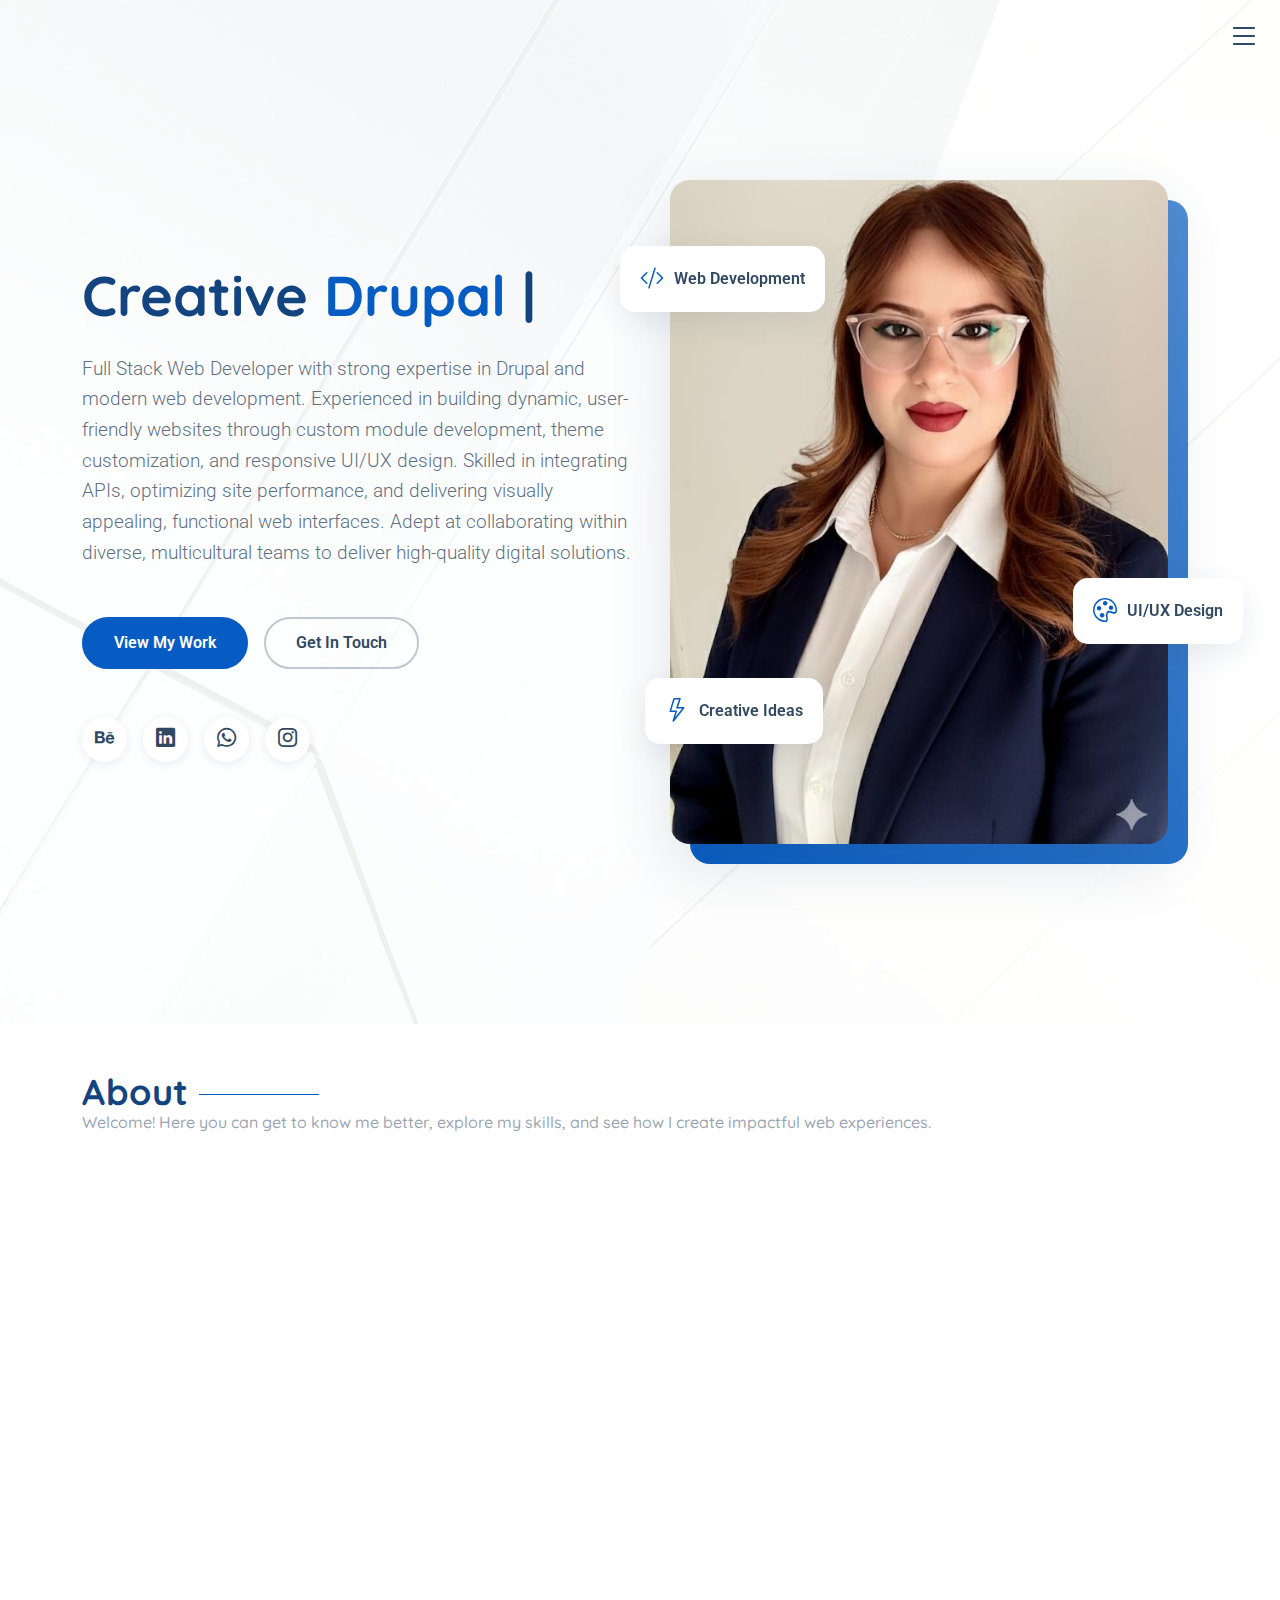
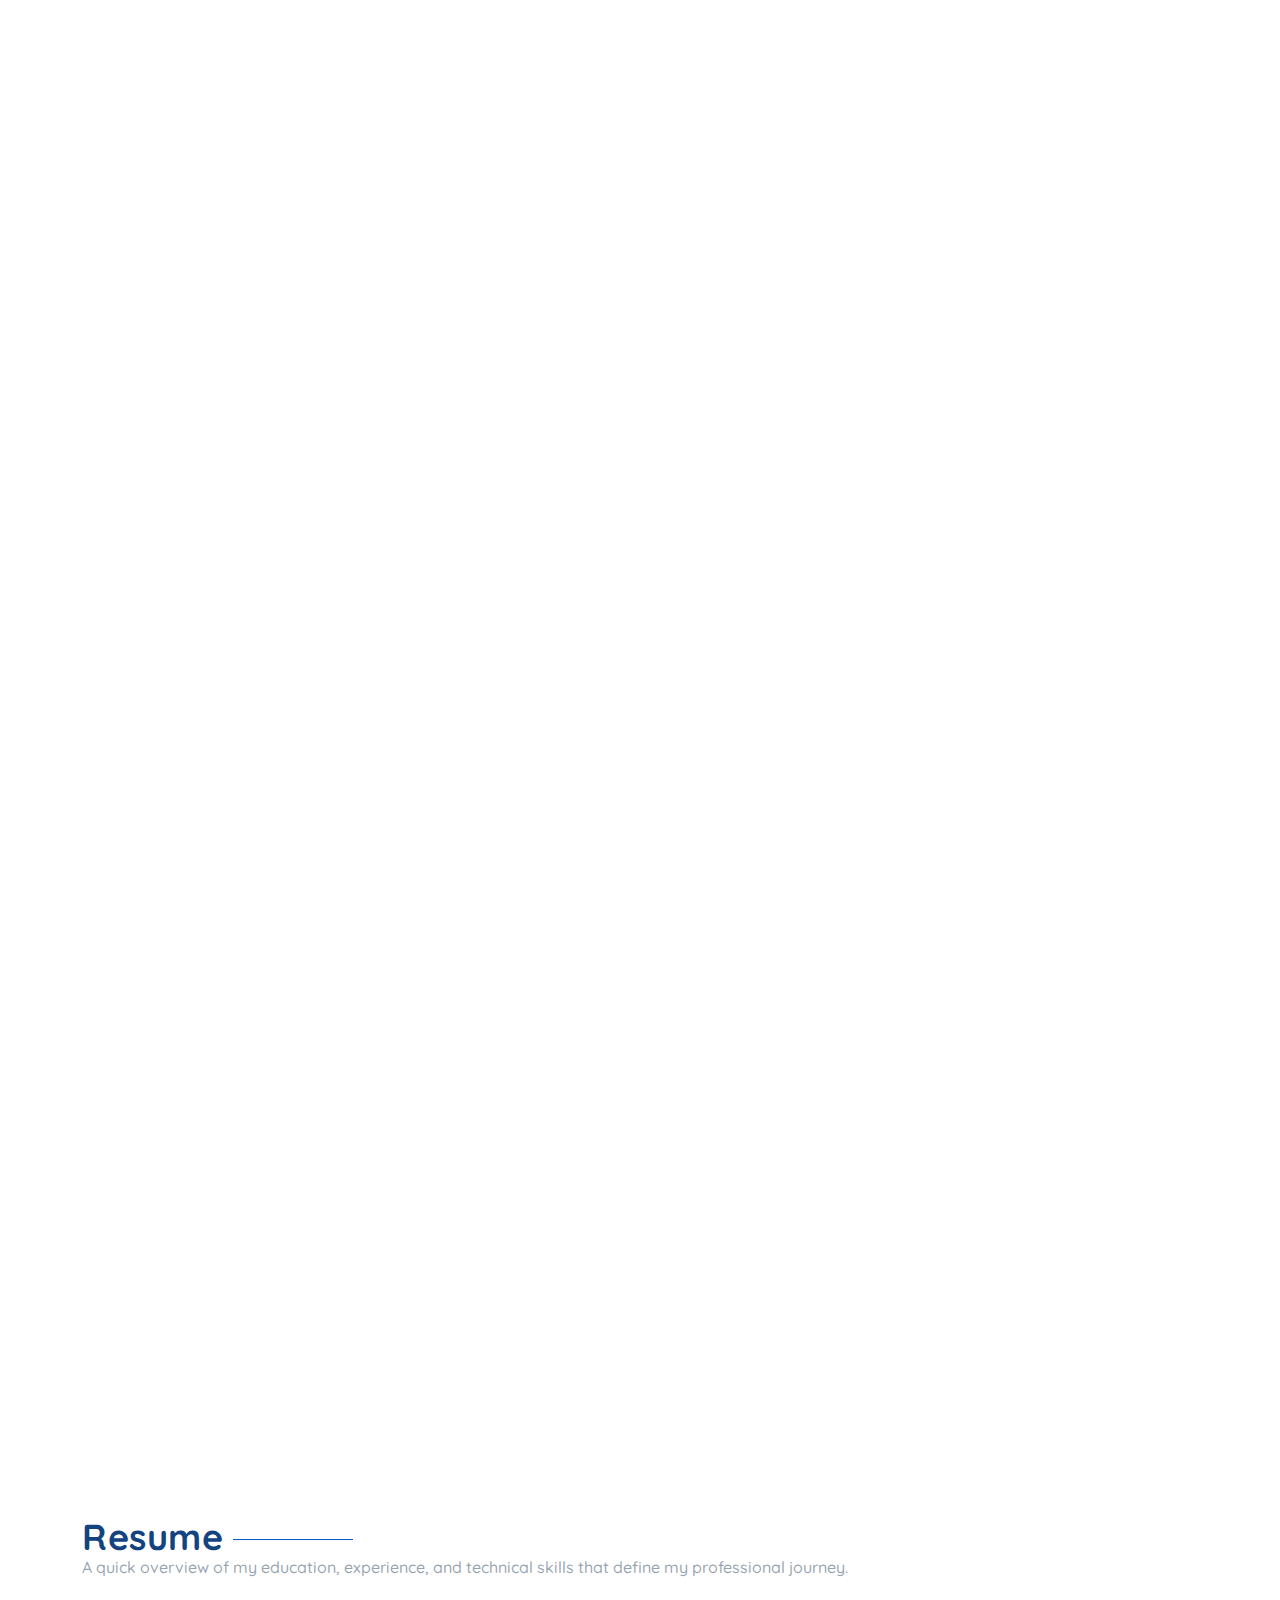
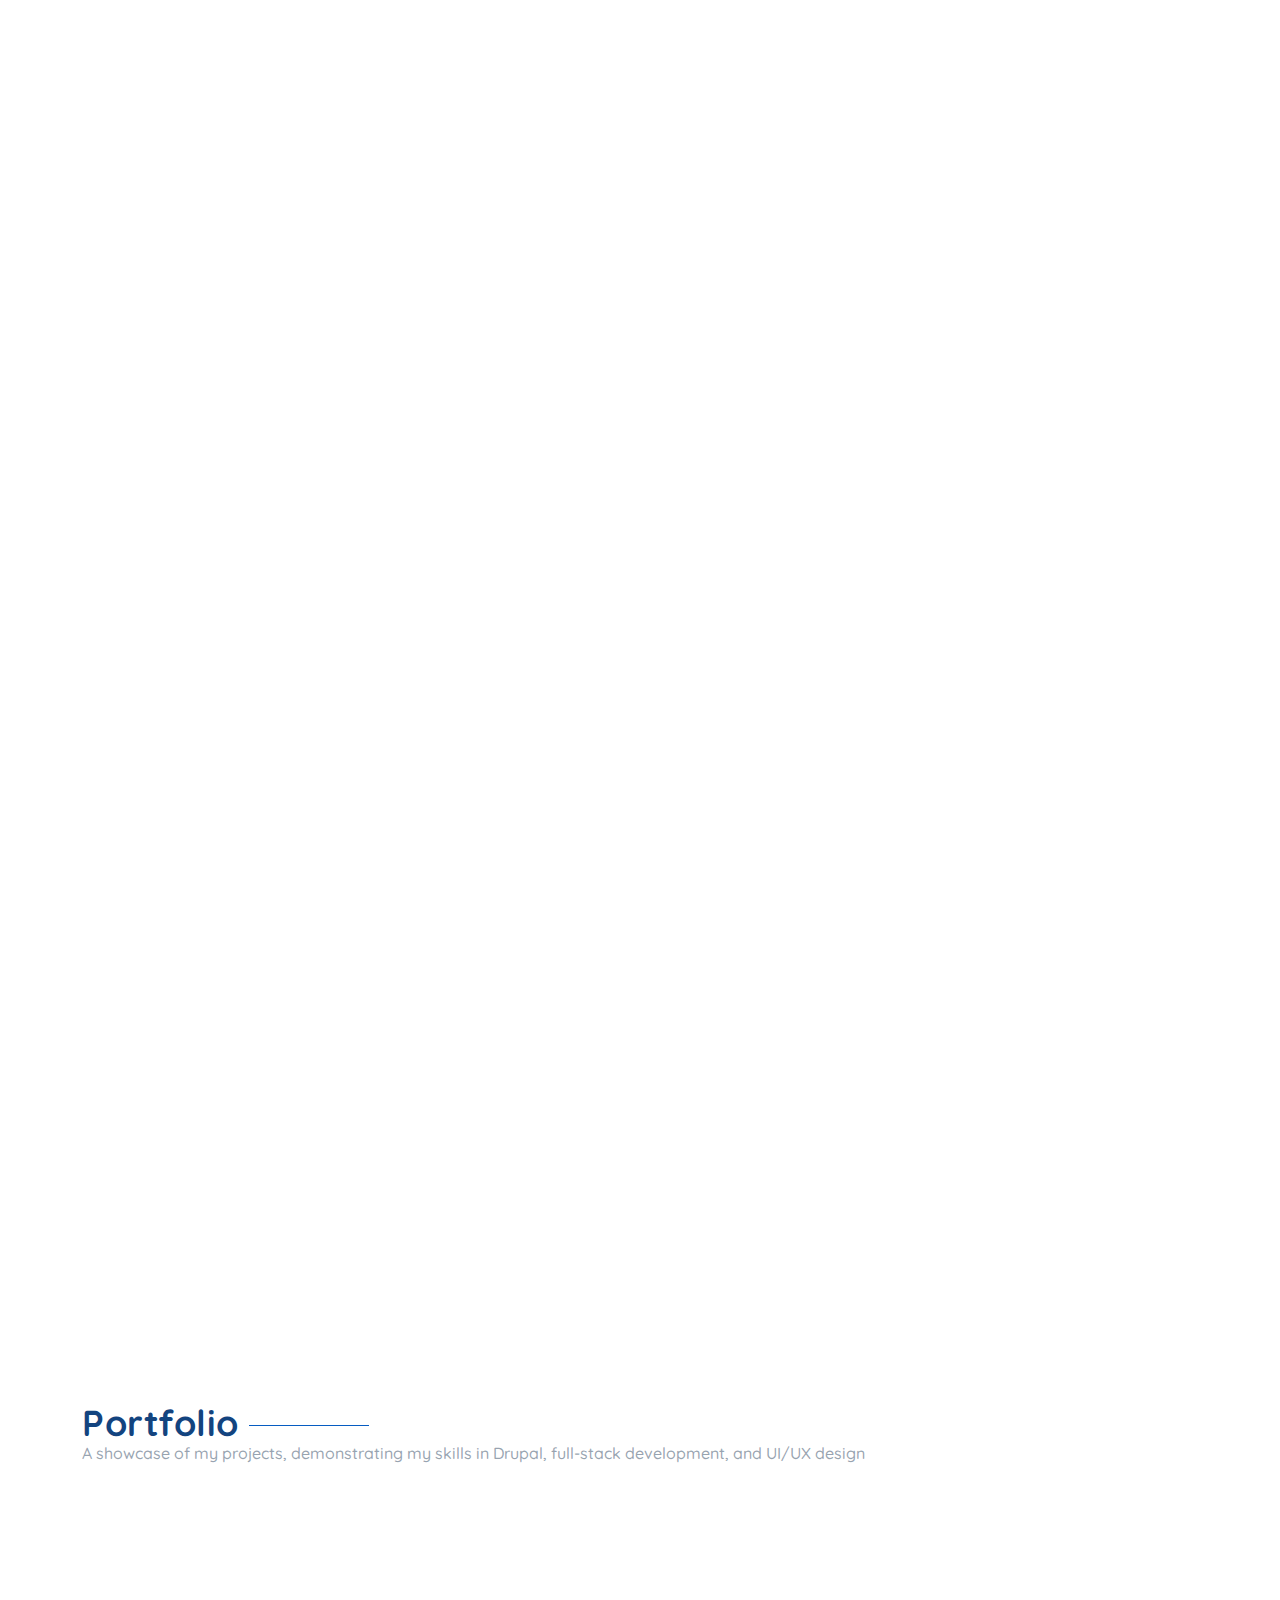
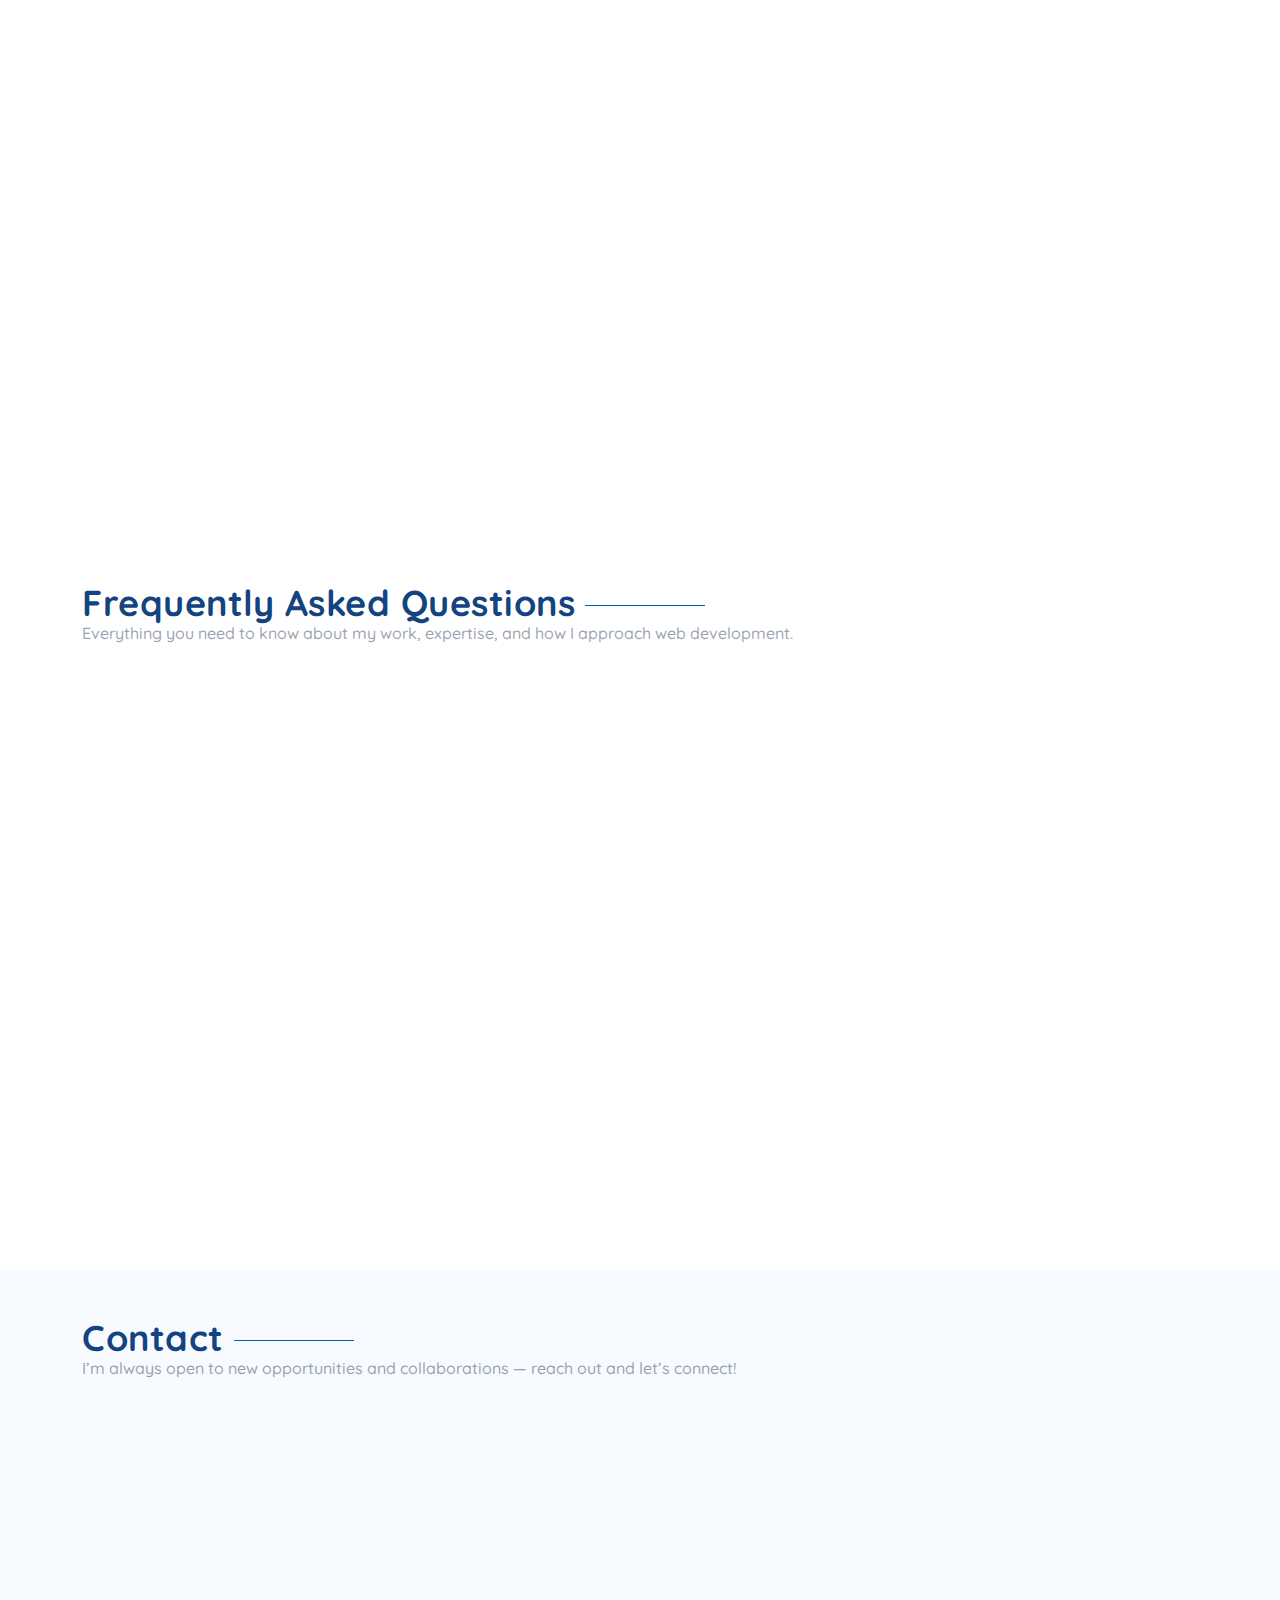
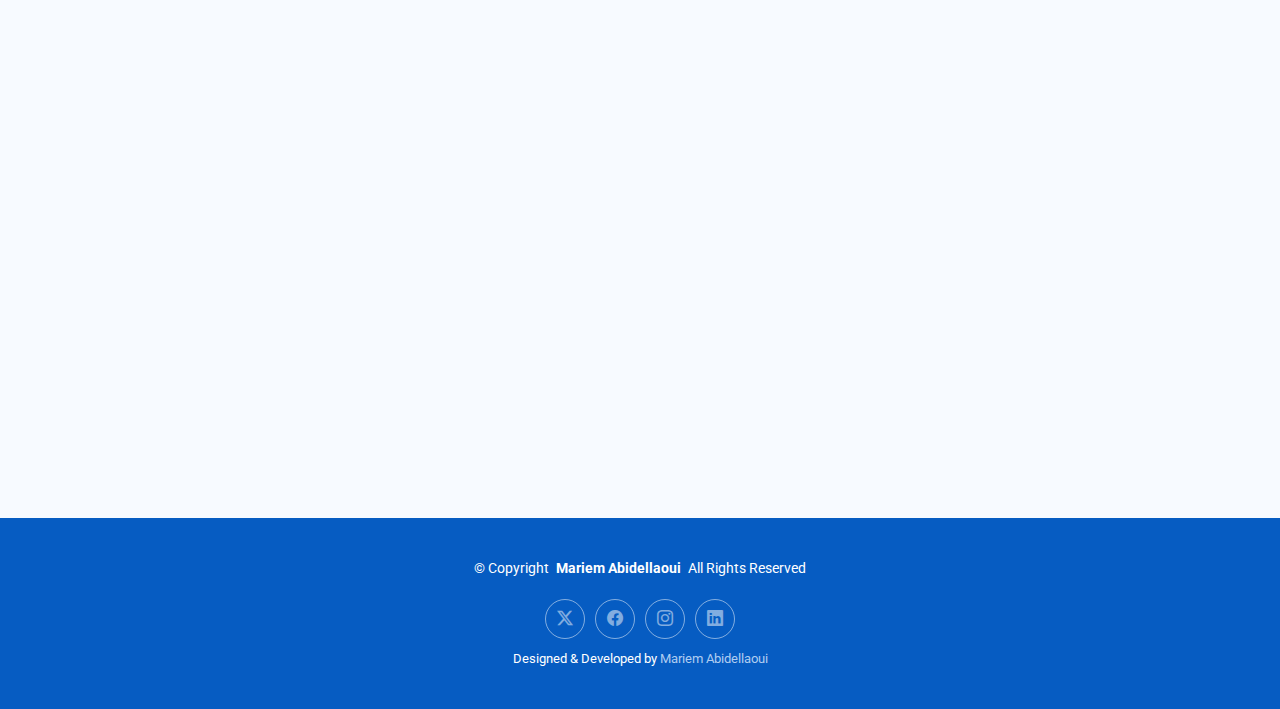
<file: index.html>
<!DOCTYPE html>
<html lang="en">

<head>
  <meta charset="utf-8">
  <meta content="width=device-width, initial-scale=1.0" name="viewport">
  <title>Mariem Abidellaoui Full stack developer</title>
  <meta name="description" content="">
  <meta name="keywords" content="">

  <!-- Favicons -->
  <link href="assets/img/profile/photo.jpg" rel="icon">
  <link href="assets/img/apple-touch-icon.png" rel="apple-touch-icon">

  <!-- Fonts -->
  <link href="https://fonts.googleapis.com" rel="preconnect">
  <link href="https://fonts.gstatic.com" rel="preconnect" crossorigin>
  <link href="https://fonts.googleapis.com/css2?family=Roboto:ital,wght@0,100;0,300;0,400;0,500;0,700;0,900;1,100;1,300;1,400;1,500;1,700;1,900&family=Open+Sans:ital,wght@0,300;0,400;0,500;0,600;0,700;0,800;1,300;1,400;1,500;1,600;1,700;1,800&family=Quicksand:wght@300;400;500;600;700&display=swap" rel="stylesheet">

  <!-- Vendor CSS Files -->
  <link href="assets/vendor/bootstrap/css/bootstrap.min.css" rel="stylesheet">
  <link href="assets/vendor/bootstrap-icons/bootstrap-icons.css" rel="stylesheet">
  <link href="assets/vendor/aos/aos.css" rel="stylesheet">
  <link href="assets/vendor/glightbox/css/glightbox.min.css" rel="stylesheet">
  <link href="assets/vendor/swiper/swiper-bundle.min.css" rel="stylesheet">

  <!-- Main CSS File -->
  <link href="assets/css/main.css" rel="stylesheet">

</head>

<body class="index-page">

  <header id="header" class="header d-flex align-items-center fixed-top">
    <div class="container-fluid position-relative d-flex align-items-center justify-content-between">

      <a href="index.html" class="logo d-flex align-items-center"></a>

      <nav id="navmenu" class="navmenu">

        <div class="profile-img">
          <img src="assets/img/profile/photo.jpg" alt="" class="img-fluid rounded-circle">
        </div>

        <a href="index.html" class="logo d-flex align-items-center justify-content-center active">
          <h1 class="sitename">Mariem Abidellaoui</h1>
        </a>

        <div class="social-links text-center">
          <a href="#" class="twitter"><i class="bi bi-twitter-x"></i></a>
          <a href="#" class="facebook"><i class="bi bi-facebook"></i></a>
          <a href="#" class="instagram"><i class="bi bi-instagram"></i></a>
          <a href="#" class="google-plus"><i class="bi bi-skype"></i></a>
          <a href="#" class="linkedin"><i class="bi bi-linkedin"></i></a>
        </div>

        <ul>
          <li><a href="#hero">Home</a></li>
          <li><a href="#about">About</a></li>
          <li><a href="#resume">Resume</a></li>
          <li><a href="#portfolio">Portfolio</a></li>
          <li><a href="#contact">Contact</a></li>
        </ul>
        <i class="mobile-nav-toggle d-xl-none bi bi-list"></i>
      </nav>

    </div>
  </header>

  <main class="main">

    <!-- Hero Section -->
    <section id="hero" class="hero section">

      <div class="container">
        <div class="row g-0 align-items-center">

          <div class="col-lg-6 hero-content" data-aos="fade-right" data-aos-delay="100">
            <div class="content-wrapper">
              <h1 class="hero-title">Creative <span class="typed" data-typed-items="Drupal Developer, UI/UX Designer, PHP Developer"></span></h1>
              <p class="lead">Full Stack Web Developer with strong expertise in Drupal and modern web development. Experienced in building dynamic, user-friendly websites through custom module development, theme customization, and responsive UI/UX design. Skilled in integrating APIs, optimizing site performance, and delivering visually appealing, functional web interfaces. Adept at collaborating within diverse, multicultural teams to deliver high-quality digital solutions. </p>

              <div class="hero-actions" data-aos="fade-up" data-aos-delay="300">
                <a href="#portfolio" class="btn btn-primary">View My Work</a>
                <a href="#contact" class="btn btn-outline">Get In Touch</a>
              </div>

              <div class="social-links" data-aos="fade-up" data-aos-delay="400">
                <a href="https://www.behance.net/miramariem" target="_blank"><i class="bi bi-behance"></i></a>
                <a href="https://www.linkedin.com/in/mariem-abidellaoui-b941b31b4/" target="_blank"><i class="bi bi-linkedin"></i></a>
                <a href="https://wa.me/21629770258" target="_blank"><i class="bi bi-whatsapp"></i></a>
                <a href="#"><i class="bi bi-instagram"></i></a>
              </div>
            </div>
          </div>

          <div class="col-lg-6 hero-image" data-aos="fade-left" data-aos-delay="200">
            <div class="image-container">
              <div class="floating-elements">
                <div class="floating-card card-1" data-aos="zoom-in" data-aos-delay="300">
                  <i class="bi bi-code-slash"></i>
                  <span>Web Development</span>
                </div>
                <div class="floating-card card-2" data-aos="zoom-in" data-aos-delay="400">
                  <i class="bi bi-palette"></i>
                  <span>UI/UX Design</span>
                </div>
                <div class="floating-card card-3" data-aos="zoom-in" data-aos-delay="500">
                  <i class="bi bi-lightning"></i>
                  <span>Creative Ideas</span>
                </div>
              </div>
              <img src="assets/img/profile/photo.jpg" alt="Mariem Abidellaoui" class="img-fluid hero-main-image">
              <div class="image-overlay"></div>
            </div>
          </div>

        </div>
      </div>

    </section><!-- /Hero Section -->

    <!-- About Section -->
    <section id="about" class="about section">

      <!-- Section Title -->
      <div class="container section-title">
        <h2>About</h2>
        <p>Welcome! Here you can get to know me better, explore my skills, and see how I create impactful web experiences.</p>
      </div><!-- End Section Title -->

      <div class="container" data-aos="fade-up" data-aos-delay="100">

        <div class="row align-items-center">

          <div class="col-lg-5" data-aos="fade-right" data-aos-delay="200">
            <div class="profile-image-wrapper">
              <div class="profile-image">
                <img src="assets/img/profile/photo-2.jpeg" alt="Profile" class="img-fluid">
              </div>
              <div class="signature-section">
                <p class="quote">Building meaningful digital experiences through creative code.</p>
                <img src="assets/img/misc/signature.png" alt="Signature" class="signature">
              </div>
            </div>
          </div>

          <div class="col-lg-7" data-aos="fade-left" data-aos-delay="300">
            <div class="about-content">
              <div class="intro">
                <h2>Hi, I'm Mariem - a Full stack web Developer</h2>
                <p>I am a dedicated web developer with experience in Drupal, full-stack development, and UI/UX design. I enjoy solving complex challenges, building high-performance web applications, and delivering solutions that make a real impact.</p>
              </div>

              <div class="skills-grid">
                <div class="skill-item" data-aos="zoom-in" data-aos-delay="450">
                    <div class="skill-icon">
                        <i class="bi bi-code-slash"></i>
                    </div>
                    <h4>Web Dev</h4>
                    <p>Creating responsive and efficient websites with clean, modern code.</p>
                </div>
                <div class="skill-item" data-aos="zoom-in" data-aos-delay="500">
                    <div class="skill-icon">
                        <i class="bi bi-camera"></i>
                    </div>
                    <h4>Drupal CMS</h4>
                    <p>Building flexible and scalable Drupal websites with custom solutions.</p>
                </div>
                <div class="skill-item" data-aos="zoom-in" data-aos-delay="400">
                    <div class="skill-icon">
                        <i class="bi bi-palette"></i>
                    </div>
                    <h4>UI/UX Design</h4>
                    <p>Designing intuitive and engaging user experiences and interfaces.</p>
                </div>
            </div>


              <div class="journey-timeline" data-aos="fade-up" data-aos-delay="300">
                <div class="timeline-item">
                  <div class="year">2019</div>
                  <div class="description">Graduated with Bachelor’s in Applied Computer Technology Specialization: Web Development & Multimedia</div>
                </div>
                <div class="timeline-item">
                  <div class="year">2022</div>
                  <div class="description">Graduated with Engineering Degree in Applied Sciences and Technologies Specialization: Web & Multimedia Technologies</div>
                </div>
                <div class="timeline-item">
                  <div class="year">2022</div>
                  <div class="description">Joined Slnee IT as Full Stack web developer</div>
                </div>
              </div>

              <div class="cta-section" data-aos="fade-up" data-aos-delay="400">
                <div class="fun-fact">
                  <span class="emoji">☕</span>
                  <span class="text">Coffee-fueled developer/designer based in Tunisia</span>
                </div>
                <div class="action-buttons">
                  <a href="#portfolio" class="btn btn-primary">View My Work</a>
                  <a href="assets/file/cv/Mariem ABIDELLAOUI CV-EN (2 pages).pdf" class="btn btn-outline" target="_blank">Download Resume</a>
                </div>
              </div>

            </div>
          </div>

        </div>

      </div>

    </section><!-- /About Section -->

    <!-- Skills Section -->
    <section id="skills" class="skills section">

      <div class="container" data-aos="fade-up" data-aos-delay="100">

        <div class="row">
          <div class="col-lg-8">
            <div class="skills-grid">
              <div class="row g-4">
                <div class="col-md-6" data-aos="flip-left" data-aos-delay="200">
                  <div class="skill-card">
                    <div class="skill-header">
                      <i class="bi bi-code-slash"></i>
                      <h3>Web Development</h3>
                    </div>
                    <div class="skills-animation">
                      <div class="skill-item">
                        <div class="skill-info">
                          <span class="skill-name">HTML/CSS/Bootstrapt</span>
                          <span class="skill-percentage">95%</span>
                        </div>
                        <div class="skill-bar progress">
                          <div class="progress-bar" role="progressbar" aria-valuenow="95" aria-valuemin="0" aria-valuemax="100"></div>
                        </div>
                      </div>

                      <div class="skill-item">
                        <div class="skill-info">
                          <span class="skill-name">Drupal 8/9/10/11</span>
                          <span class="skill-percentage">88%</span>
                        </div>
                        <div class="skill-bar progress">
                          <div class="progress-bar" role="progressbar" aria-valuenow="88" aria-valuemin="0" aria-valuemax="100"></div>
                        </div>
                      </div>

                      <div class="skill-item">
                        <div class="skill-info">
                          <span class="skill-name">PHP</span>
                          <span class="skill-percentage">90%</span>
                        </div>
                        <div class="skill-bar progress">
                          <div class="progress-bar" role="progressbar" aria-valuenow="90" aria-valuemin="0" aria-valuemax="100"></div>
                        </div>
                      </div>

                      <div class="skill-item">
                        <div class="skill-info">
                          <span class="skill-name">JavaScript & jQuery</span>
                          <span class="skill-percentage">75%</span>
                        </div>
                        <div class="skill-bar progress">
                          <div class="progress-bar" role="progressbar" aria-valuenow="75" aria-valuemin="0" aria-valuemax="100"></div>
                        </div>
                      </div>

                      <div class="skill-item">
                        <div class="skill-info">
                          <span class="skill-name">MySQL</span>
                          <span class="skill-percentage">85%</span>
                        </div>
                        <div class="skill-bar progress">
                          <div class="progress-bar" role="progressbar" aria-valuenow="85" aria-valuemin="0" aria-valuemax="100"></div>
                        </div>
                      </div>

                    </div>
                  </div><!-- End Frontend Card -->
                </div>

                <div class="col-md-6" data-aos="flip-left" data-aos-delay="300">
                  <div class="skill-card">
                    <div class="skill-header">
                      <i class="bi bi-tools"></i>
                      <h3>Tools & Modeling</h3>
                    </div>
                    <div class="skills-animation">
                      <div class="skill-item">
                        <div class="skill-info">
                          <span class="skill-name">Git / GitLab / GitFlow</span>
                          <span class="skill-percentage">90%</span>
                        </div>
                        <div class="skill-bar progress">
                          <div class="progress-bar" role="progressbar" aria-valuenow="90" aria-valuemin="0" aria-valuemax="100"></div>
                        </div>
                      </div>

                      <div class="skill-item">
                        <div class="skill-info">
                          <span class="skill-name">UML / Modeling</span>
                          <span class="skill-percentage">80%</span>
                        </div>
                        <div class="skill-bar progress">
                          <div class="progress-bar" role="progressbar" aria-valuenow="80" aria-valuemin="0" aria-valuemax="100"></div>
                        </div>
                      </div>

                      <div class="skill-item">
                        <div class="skill-info">
                          <span class="skill-name">RESTful APIs / JSON</span>
                          <span class="skill-percentage">85%</span>
                        </div>
                        <div class="skill-bar progress">
                          <div class="progress-bar" role="progressbar" aria-valuenow="85" aria-valuemin="0" aria-valuemax="100"></div>
                        </div>
                      </div>

                      <div class="skill-item">
                        <div class="skill-info">
                          <span class="skill-name">SEO & Performance Optimization</span>
                          <span class="skill-percentage">80%</span>
                        </div>
                        <div class="skill-bar progress">
                          <div class="progress-bar" role="progressbar" aria-valuenow="80" aria-valuemin="0" aria-valuemax="100"></div>
                        </div>
                      </div>

                      <div class="skill-item">
                        <div class="skill-info">
                          <span class="skill-name">Responsive Web Design</span>
                          <span class="skill-percentage">95%</span>
                        </div>
                        <div class="skill-bar progress">
                          <div class="progress-bar" role="progressbar" aria-valuenow="80" aria-valuemin="0" aria-valuemax="100"></div>
                        </div>
                      </div>

                    </div>
                  </div><!-- End Backend Card -->
                </div>

                <div class="col-md-6" data-aos="flip-left" data-aos-delay="400">
                  <div class="skill-card">
                    <div class="skill-header">
                      <i class="bi bi-palette"></i>
                      <h3>UI/UX & Design</h3>
                    </div>
                    <div class="skills-animation">
                      <div class="skill-item">
                        <div class="skill-info">
                          <span class="skill-name">UI/UX Design & Wireframes</span>
                          <span class="skill-percentage">85%</span>
                        </div>
                        <div class="skill-bar progress">
                          <div class="progress-bar" role="progressbar" aria-valuenow="85" aria-valuemin="0" aria-valuemax="100"></div>
                        </div>
                      </div>

                      <div class="skill-item">
                        <div class="skill-info">
                          <span class="skill-name">Adobe XD / Figma / Photoshop / Illustrator</span>
                          <span class="skill-percentage">80%</span>
                        </div>
                        <div class="skill-bar progress">
                          <div class="progress-bar" role="progressbar" aria-valuenow="80" aria-valuemin="0" aria-valuemax="100"></div>
                        </div>
                      </div>

                      <div class="skill-item">
                        <div class="skill-info">
                          <span class="skill-name">User Behavior Analytics (Hotjar / Google Analytics)</span>
                          <span class="skill-percentage">75%</span>
                        </div>
                        <div class="skill-bar progress">
                          <div class="progress-bar" role="progressbar" aria-valuenow="75" aria-valuemin="0" aria-valuemax="100"></div>
                        </div>
                      </div>
                    </div>
                  </div><!-- End Design Card -->
                </div>

                <div class="col-md-6" data-aos="flip-left" data-aos-delay="500">
                  <div class="skill-card">
                    <div class="skill-header">
                      <i class="bi bi-kanban"></i>
                      <h3>Project Management & Methodologies</h3>
                    </div>
                    <div class="skills-animation">
                      <div class="skill-item">
                        <div class="skill-info">
                          <span class="skill-name">Jira / Trello / Monday.com</span>
                          <span class="skill-percentage">85%</span>
                        </div>
                        <div class="skill-bar progress">
                          <div class="progress-bar" role="progressbar" aria-valuenow="85" aria-valuemin="0" aria-valuemax="100"></div>
                        </div>
                      </div>

                      <div class="skill-item">
                        <div class="skill-info">
                          <span class="skill-name">Scrum / Agile</span>
                          <span class="skill-percentage">80%</span>
                        </div>
                        <div class="skill-bar progress">
                          <div class="progress-bar" role="progressbar" aria-valuenow="80" aria-valuemin="0" aria-valuemax="100"></div>
                        </div>
                      </div>

                      <div class="skill-item">
                        <div class="skill-info">
                          <span class="skill-name">Time Management & Task Prioritization</span>
                          <span class="skill-percentage">90%</span>
                        </div>
                        <div class="skill-bar progress">
                          <div class="progress-bar" role="progressbar" aria-valuenow="90" aria-valuemin="0" aria-valuemax="100"></div>
                        </div>
                      </div>
                    </div>
                  </div><!-- End DevOps Card -->
                </div>
              </div>
            </div><!-- End Skills Grid -->
          </div>

          <div class="col-lg-4">
            <div class="skills-summary" data-aos="fade-left" data-aos-delay="200">
              <h3>Professional Expertise</h3>
              <p>My professional expertise lies in transforming ideas into functional, modern websites. With skills across Drupal, front-end technologies, and UI/UX design, I create digital experiences that are both visually appealing and technically robust.</p>

              <div class="summary-stats">
                <div class="stat-item" data-aos="zoom-in" data-aos-delay="300">
                  <div class="stat-circle">
                    <i class="bi bi-trophy"></i>
                  </div>
                  <div class="stat-info">
                    <span class="stat-number">3+</span>
                    <span class="stat-label">Years Experience</span>
                  </div>
                </div>

                <div class="stat-item" data-aos="zoom-in" data-aos-delay="400">
                  <div class="stat-circle">
                    <i class="bi bi-diagram-3"></i>
                  </div>
                  <div class="stat-info">
                    <span class="stat-number">20+</span>
                    <span class="stat-label">Projects Completed</span>
                  </div>
                </div>

                <div class="stat-item" data-aos="zoom-in" data-aos-delay="500">
                  <div class="stat-circle">
                    <i class="bi bi-people"></i>
                  </div>
                  <div class="stat-info">
                    <span class="stat-number">10+</span>
                    <span class="stat-label">Happy Clients</span>
                  </div>
                </div>
              </div>

              <div class="skills-badges" data-aos="fade-up" data-aos-delay="600">
                <h4>Certifications</h4>
                <div class="badge-list">
                  <div class="skill-badge">HTML5 Application Development Fundamentals</div>
                  <div class="skill-badge">Sql Fundamentals course</div>
                  <div class="skill-badge">PHP Tutorial Course</div>
                  <div class="skill-badge">SEO with AI</div>   
                </div>
              </div>
            </div><!-- End Skills Summary -->
          </div>
        </div>

      </div>

    </section><!-- /Skills Section -->

    <!-- Resume Section -->
    <section id="resume" class="resume section">

      <!-- Section Title -->
      <div class="container section-title">
        <h2>Resume</h2>
        <p>A quick overview of my education, experience, and technical skills that define my professional journey.</p>
      </div><!-- End Section Title -->

      <div class="container" data-aos="fade-up" data-aos-delay="100">

        <div class="row">
          <div class="col-lg-6" data-aos="fade-right" data-aos-delay="200">
            <div class="experience-section">
              <div class="section-header">
                <h2><i class="bi bi-briefcase"></i> Professional Journey</h2>
                <p class="section-subtitle">A snapshot of my growth, experiences, and milestones as a web developer.</p>
              </div>

              <div class="experience-cards">
                <div class="experience-card" data-aos="zoom-in" data-aos-delay="300">
                  <div class="card-header">
                    <div class="role-info">
                      <h3>Full Stack Developer & UI/UX Designer</h3>
                      <h4>Slnee IT - Ariana. Tunisia</h4>
                    </div>
                    <span class="duration">2022 - Present</span>
                  </div>
                  <div class="card-body">
                    <p><u>Development:</u></p>
                    <ul class="achievements">
                      <li>Built full-stack apps with PHP, Drupal, JS, HTML, CSS, MySQL</li>
                      <li>Created custom modules, REST APIs, and third-party integrations</li>
                      <li>Developed responsive UIs using Bootstrap, jQuery, SCSS</li>
                      <li>Optimized databases and front-end performance (lazy loading, minification)</li>
                      <li>Authored API docs with Swagger and Postman</li>
                      <li>Used Git/GitFlow; worked in Agile teams with Jira and Trello</li>
                    </ul>
                    <p><u>Design:</u></p>
                    <ul class="achievements">
                      <li>Designed wireframes, mockups, and prototypes (Figma, Adobe XD)</li>
                      <li>Developed scalable UI kits and component libraries</li>
                      <li>Created UI elements consistent with brand identity</li>
                    </ul>
                  </div>
                </div>

                <div class="experience-card" data-aos="zoom-in" data-aos-delay="400">
                  <div class="card-header">
                    <div class="role-info">
                      <h3>PHP DRUPAL CONSULTANT</h3>
                      <h4>SFDA (Saudi Food and Drug Authority)  -  Riyadh, Saudi Arabia</h4>
                      <span class="text-danger">(Work misson)</span>
                    </div>
                    <span class="duration">2023 - 2024</span>
                  </div>
                  <div class="card-body">
                    <ul class="achievements">
                      <li>Designed wireframes, mockups, and prototypes (Figma, Adobe XD)</li>
                      <li>Developed scalable UI kits and component libraries</li>
                      <li>Created UI elements consistent with brand identity</li>
                      <li>Developed custom Drupal modules tailored to SFDA requirements</li>
                      <li>Built and maintained RESTful APIs for internal and external systems</li>
                      <li>Upgraded projects from Drupal 9 to Drupal 10</li>
                      <li>Implemented performance optimization strategies</li>
                      <li>Resolved bugs and created custom patches</li>
                      <li>Addressed security vulnerabilities to enhance data protection</li>
                      <li>Provided client support and training</li>
                      <li>Led technical documentation (APIs, deployment, onboarding, code guidelines)</li>
                      <li>Managed multilingual content and translation workflows</li>
                      <li>Applied SEO best practices and supported digital marketing</li>
                  </ul>
                  </div>
                </div>

              </div>
            </div>
          </div>

          <div class="col-lg-6" data-aos="fade-left" data-aos-delay="200">
            <div class="education-section">
              <div class="section-header">
                <h2><i class="bi bi-mortarboard"></i> Academic Excellence</h2>
                <p class="section-subtitle">Key achievements, degrees, and certifications that shaped my knowledge and skills in web development.</p>
              </div>

              <div class="education-timeline">
                <div class="timeline-track"></div>

                <div class="education-item" data-aos="slide-up" data-aos-delay="300">
                  <div class="timeline-marker"></div>
                  <div class="education-content">
                    <div class="degree-header">
                      <h3>Engineering Degree in Computer Science</h3>
                      <span class="year">2019 - 2022</span>
                    </div>
                    <h4 class="institution">Higher Institute of Computer Science and Multimedia, Sfax Tunisia</h4>
                    <p>Engineering Degree in Applied Sciences and Technologies Specialization: Web & Multimedia Technologies</p>
                  </div>
                </div>

                <div class="education-item" data-aos="slide-up" data-aos-delay="400">
                  <div class="timeline-marker"></div>
                  <div class="education-content">
                    <div class="degree-header">
                      <h3>Bachelor Degree in Computer Technology</h3>
                      <span class="year">2016 - 2019</span>
                    </div>
                    <h4 class="institution">Higher Institute of Technological Studies, Sidi Bouzid Tunisia</h4>
                    <p>Bachelor’s in Applied Computer Technology Specialization: Web Development & Multimedia</p>
                  </div>
                </div>

                <div class="education-item" data-aos="slide-up" data-aos-delay="500">
                  <div class="timeline-marker"></div>
                  <div class="education-content">
                    <div class="degree-header">
                      <h3>Certificate High School Diploma </h3>
                      <span class="year">2016</span>
                    </div>
                    <h4 class="institution">November 7th High School, Kairouan, Tunisia</h4>
                    <p>High School Diploma Specialization: Computer Science</p>
                  </div>
                </div>
              </div>
            </div>
          </div>
        </div>

      </div>

    </section><!-- /Resume Section -->

    <!-- Portfolio Section -->
    <section id="portfolio" class="portfolio section">

      <!-- Section Title -->
      <div class="container section-title">
        <h2>Portfolio</h2>
        <p>A showcase of my projects, demonstrating my skills in Drupal, full-stack development, and UI/UX design</p>
      </div><!-- End Section Title -->

      <div class="container-fluid" data-aos="fade-up" data-aos-delay="100">

        <div class="isotope-layout" data-default-filter="*" data-layout="masonry" data-sort="original-order">

          <ul class="portfolio-filters isotope-filters" data-aos="fade-up" data-aos-delay="200">
            <li data-filter="*" class="filter-active">
              <i class="bi bi-grid-3x3"></i> All Projects
            </li>
            <li data-filter=".filter-ui">
              UI/UX Design
            </li>
            <li data-filter=".filter-development">
              Drupal Development
            </li>
            <li data-filter=".filter-development">
              Web Development
            </li>
          </ul>

          <div class="row g-4 isotope-container" data-aos="fade-up" data-aos-delay="300">

            <div class="col-xl-3 col-lg-4 col-md-6 portfolio-item isotope-item filter-ui">
              <article class="portfolio-entry">
                <figure class="entry-image">
                  <img src="assets/img/portfolio/Tammeni-1.png" class="img-fluid" alt="" loading="lazy">
                  <div class="entry-overlay">
                    <div class="overlay-content">
                      <div class="entry-meta">UI/UX Design</div>
                      <h3 class="entry-title">Mobile Health and Drug App</h3>
                      <div class="entry-links">
                        <a href="assets/img/portfolio/Tammeni-1.png" class="glightbox" data-gallery="portfolio-gallery-ui" data-glightbox="title: Mobile Health and Drug App; description: Led the UI/UX design for Tammeni, a consumer-facing mobile app developed by the SFDA to facilitate access to health and food safety services for the public. The app aims to provide a seamless, user-friendly experience for reporting issues, accessing information, and submitting service requests.">
                          <i class="bi bi-arrows-angle-expand"></i>
                        </a>
                        <a href="Tammenni-details.html">
                          <i class="bi bi-arrow-right"></i>
                        </a>
                      </div>
                    </div>
                  </div>
                </figure>
              </article>
            </div><!-- End Portfolio Item -->

            <div class="col-xl-3 col-lg-4 col-md-6 portfolio-item isotope-item filter-development">
              <article class="portfolio-entry">
                <figure class="entry-image">
                  <img src="assets/img/portfolio/Hayyek.png" class="img-fluid" alt="" loading="lazy">
                  <div class="entry-overlay">
                    <div class="overlay-content">
                      <div class="entry-meta">Drupal Development</div>
                      <h3 class="entry-title">HAYYEK - Internal Portal</h3>
                      <div class="entry-links">
                        <a href="assets/img/portfolio/Hayyek.png" class="glightbox" data-gallery="portfolio-gallery-development" data-glightbox="title: E-Learning Platform; description: Developed a custom internal portal for the Saudi Food and Drug Authority (SFDA) to support employee services and daily operational needs. The portal served as a centralized platform for communication, resource access, and workflow automation for staff..">
                          <i class="bi bi-arrows-angle-expand"></i>
                        </a>
                        <a href="hayyak-details.html">
                          <i class="bi bi-arrow-right"></i>
                        </a>
                      </div>
                    </div>
                  </div>
                </figure>
              </article>
            </div><!-- End Portfolio Item -->

            <div class="col-xl-3 col-lg-4 col-md-6 portfolio-item isotope-item filter-development">
              <article class="portfolio-entry">
                <figure class="entry-image">
                  <img src="assets/img/portfolio/External-portal.png" class="img-fluid" alt="" loading="lazy">
                  <div class="entry-overlay">
                    <div class="overlay-content">
                      <div class="entry-meta">Drupal Development</div>
                      <h3 class="entry-title">SFDA - External Portal</h3>
                      <div class="entry-links">
                        <a href="assets/img/portfolio/External-portal.png" class="glightbox" data-gallery="portfolio-gallery-development" data-glightbox="title: SFDA - External Portal; description: Collaborated on the development of an external-facing portal for the Saudi Food and Drug Authority (SFDA) to provide the public, stakeholders, and service users with access to vital regulatory information, announcements, and digital services.">
                          <i class="bi bi-arrows-angle-expand"></i>
                        </a>
                        <a href="external-portal-details.html">
                          <i class="bi bi-arrow-right"></i>
                        </a>
                      </div>
                    </div>
                  </div>
                </figure>
              </article>
            </div><!-- End Portfolio Item -->

            <div class="col-xl-3 col-lg-4 col-md-6 portfolio-item isotope-item filter-ui">
              <article class="portfolio-entry">
                <figure class="entry-image">
                  <img src="assets/img/portfolio/Serp-1.png" class="img-fluid" alt="" loading="lazy">
                  <div class="entry-overlay">
                    <div class="overlay-content">
                      <div class="entry-meta">UI/UX Design</div>
                      <h3 class="entry-title">Serp Mobile App – HR Services</h3>
                      <div class="entry-links">
                        <a href="assets/img/portfolio/Serp-1.png" class="glightbox" data-gallery="portfolio-gallery-ui" data-glightbox="title: Serp Mobile App; description: Designed and contributed to the development of Serp, a mobile app tailored to meet HR needs by streamlining employee management, attendance tracking, and internal communication. The app enhances HR operations and improves employee engagement.">
                          <i class="bi bi-arrows-angle-expand"></i>
                        </a>
                        <a href="Serp-details.html">
                          <i class="bi bi-arrow-right"></i>
                        </a>
                      </div>
                    </div>
                  </div>
                </figure>
              </article>
            </div><!-- End Portfolio Item -->

            <div class="col-xl-3 col-lg-4 col-md-6 portfolio-item isotope-item filter-ui">
              <article class="portfolio-entry">
                <figure class="entry-image">
                  <img src="assets/img/portfolio/Lammasat.png" class="img-fluid" alt="" loading="lazy">
                  <div class="entry-overlay">
                    <div class="overlay-content">
                      <div class="entry-meta">UI/UX Design</div>
                      <h3 class="entry-title">Lammasat - Beauty</h3>
                      <div class="entry-links">
                        <a href="assets/img/portfolio/Lammasat.png" class="glightbox" data-gallery="portfolio-gallery-ui" data-glightbox="title: Lammasat - Beauty; description: Led the UI/UX design for Lmassat, a digital platform offering beauty and aesthetic services in Saudi Arabia. The project focused on delivering an intuitive and visually engaging user experience tailored to the needs of customers and service providers.">
                          <i class="bi bi-arrows-angle-expand"></i>
                        </a>
                        <a href="lammasat-details.html">
                          <i class="bi bi-arrow-right"></i>
                        </a>
                      </div>
                    </div>
                  </div>
                </figure>
              </article>
            </div><!-- End Portfolio Item -->

            <div class="col-xl-3 col-lg-4 col-md-6 portfolio-item isotope-item filter-ui">
              <article class="portfolio-entry">
                <figure class="entry-image">
                  <img src="assets/img/portfolio/Business-plus-1.png" class="img-fluid" alt="" loading="lazy">
                  <div class="entry-overlay">
                    <div class="overlay-content">
                      <div class="entry-meta">UI/UX Design</div>
                      <h3 class="entry-title">Business Plus Mobile App – Employee Services for SLNEE IT</h3>
                      <div class="entry-links">
                        <a href="assets/img/portfolio/Business-plus-1.png" class="glightbox" data-gallery="portfolio-gallery-ui" data-glightbox="title: Business Plus Mobile App; description: Business Plus Mobile App – Employee Services for SLNEE">
                          <i class="bi bi-arrows-angle-expand"></i>
                        </a>
                        <a href="Business-plus-details.html">
                          <i class="bi bi-arrow-right"></i>
                        </a>
                      </div>
                    </div>
                  </div>
                </figure>
              </article>
            </div><!-- End Portfolio Item -->

            <div class="col-xl-3 col-lg-4 col-md-6 portfolio-item isotope-item filter-development">
              <article class="portfolio-entry">
                <figure class="entry-image">
                  <img src="assets/img/portfolio/Sport-2.png" class="img-fluid" alt="" loading="lazy">
                  <div class="entry-overlay">
                    <div class="overlay-content">
                      <div class="entry-meta">Drupal Development</div>
                      <h3 class="entry-title">Sport News</h3>
                      <div class="entry-links">
                        <a href="assets/img/portfolio/Sport-2.png" class="glightbox" data-gallery="portfolio-gallery-development" data-glightbox="title:  Sport News;">
                          <i class="bi bi-arrows-angle-expand"></i>
                        </a>
                        <a href="sport-news-details.html">
                          <i class="bi bi-arrow-right"></i>
                        </a>
                      </div>
                    </div>
                  </div>
                </figure>
              </article>
            </div><!-- End Portfolio Item -->

            <div class="col-xl-3 col-lg-4 col-md-6 portfolio-item isotope-item filter-ui">
              <article class="portfolio-entry">
                <figure class="entry-image">
                  <img src="assets/img/portfolio/Nehtam.png" class="img-fluid" alt="" loading="lazy">
                  <div class="entry-overlay">
                    <div class="overlay-content">
                      <div class="entry-meta">UI/UX Design</div>
                      <h3 class="entry-title">Nehtam Mobile App – Staff service</h3>
                      <div class="entry-links">
                        <a href="assets/img/portfolio/Nehtam.png" class="glightbox" data-gallery="portfolio-gallery-ui" data-glightbox="title: Serp Mobile App; description: Designed and contributed to the development of Serp, a mobile app tailored to meet HR needs by streamlining employee management, attendance tracking, and internal communication. The app enhances HR operations and improves employee engagement.">
                          <i class="bi bi-arrows-angle-expand"></i>
                        </a>
                        <a href="Nehtam-details.html">
                          <i class="bi bi-arrow-right"></i>
                        </a>
                      </div>
                    </div>
                  </div>
                </figure>
              </article>
            </div><!-- End Portfolio Item -->

          </div><!-- End Portfolio Container -->

        </div>

      </div>

    </section><!-- /Portfolio Section -->

    <!-- Faq Section -->
    <section id="faq" class="faq section">

      <!-- Section Title -->
      <div class="container section-title">
        <h2>Frequently Asked Questions</h2>
        <p>Everything you need to know about my work, expertise, and how I approach web development.</p>
      </div><!-- End Section Title -->

      <div class="container">

        <div class="row justify-content-center">

          <div class="col-lg-12" data-aos="fade-up" data-aos-delay="100">

            <div class="faq-container">

              <div class="faq-item faq-active">
                <h3>What technologies do you specialize in?</h3>
                <div class="faq-content">
                  <p>I specialize in Drupal (8/9/10/11), PHP, JavaScript, HTML5, CSS3, SCSS, Bootstrap, and full-stack web development.</p>
                </div>
                <i class="faq-toggle bi bi-chevron-right"></i>
              </div><!-- End Faq item-->

              <div class="faq-item">
                <h3>Do you work on front-end, back-end, or full-stack projects?</h3>
                <div class="faq-content">
                  <p>I handle full-stack development, from designing responsive interfaces to building robust back-end systems and APIs.</p>
                </div>
                <i class="faq-toggle bi bi-chevron-right"></i>
              </div><!-- End Faq item-->

              <div class="faq-item">
                <h3>Can you work on existing projects or only start from scratch?</h3>
                <div class="faq-content">
                  <p>I can work on both — upgrading, optimizing, or maintaining existing websites as well as building new projects from the ground up.</p>
                </div>
                <i class="faq-toggle bi bi-chevron-right"></i>
              </div><!-- End Faq item-->

              <div class="faq-item">
                <h3>Do you provide UI/UX design services?</h3>
                <div class="faq-content">
                  <p>Yes, I create wireframes, mockups, and prototypes, and convert them into responsive, user-friendly interfaces.</p>
                </div>
                <i class="faq-toggle bi bi-chevron-right"></i>
              </div><!-- End Faq item-->

              <div class="faq-item">
                <h3>How do you ensure website performance and security?</h3>
                <div class="faq-content">
                  <p>I apply performance optimization strategies, caching, SEO best practices, and address security vulnerabilities following industry standards.</p>
                </div>
                <i class="faq-toggle bi bi-chevron-right"></i>
              </div><!-- End Faq item-->

              <div class="faq-item">
                <h3>Are you open to freelance or remote opportunities?</h3>
                <div class="faq-content">
                  <p>Yes, I am open to both freelance and remote work opportunities with flexible collaboration.</p>
                </div>
                <i class="faq-toggle bi bi-chevron-right"></i>
              </div><!-- End Faq item-->

            </div>

          </div><!-- End Faq Column-->

        </div>

      </div>

    </section><!-- /Faq Section -->

    <!-- Contact Section -->
    <section id="contact" class="contact section light-background">

      <!-- Section Title -->
      <div class="container section-title">
        <h2>Contact</h2>
        <p>I’m always open to new opportunities and collaborations — reach out and let’s connect!</p>
      </div><!-- End Section Title -->

      <div class="container" data-aos="fade-up" data-aos-delay="100">

        <div class="row g-4 g-lg-5">
          <div class="col-lg-5">
            <div class="info-box" data-aos="fade-up" data-aos-delay="200">
              <h3>Contact Info</h3>
              <p>PReach me via email, phone, or social media for project inquiries or collaborations.</p>

              <div class="info-item" data-aos="fade-up" data-aos-delay="300">
                <div class="icon-box">
                  <i class="bi bi-geo-alt"></i>
                </div>
                <div class="content">
                  <h4>My Location</h4>
                  <p>Tunis, Tunisia</p>
                </div>
              </div>

              <div class="info-item" data-aos="fade-up" data-aos-delay="400">
                <div class="icon-box">
                  <i class="bi bi-telephone"></i>
                </div>
                <div class="content">
                  <h4>Phone Number</h4>
                  <p>+216 29770258</p>
                </div>
              </div>

              <div class="info-item" data-aos="fade-up" data-aos-delay="500">
                <div class="icon-box">
                  <i class="bi bi-envelope"></i>
                </div>
                <div class="content">
                  <h4>Email Address</h4>
                  <p>mrmabdellaoui@gmail.com</p>
                </div>
              </div>
            </div>
          </div>

          <div class="col-lg-7">
            <div class="contact-form" data-aos="fade-up" data-aos-delay="300">
              <h3>Get In Touch</h3>
              <p>Let’s connect! Here’s how you can get in touch with me.</p>

              <form action="forms/contact.php" method="post" class="php-email-form" data-aos="fade-up" data-aos-delay="200">
                <div class="row gy-4">

                  <div class="col-md-6">
                    <input type="text" name="name" class="form-control" placeholder="Your Name" required="">
                  </div>

                  <div class="col-md-6 ">
                    <input type="email" class="form-control" name="email" placeholder="Your Email" required="">
                  </div>

                  <div class="col-12">
                    <input type="text" class="form-control" name="subject" placeholder="Subject" required="">
                  </div>

                  <div class="col-12">
                    <textarea class="form-control" name="message" rows="6" placeholder="Message" required=""></textarea>
                  </div>

                  <div class="col-12 text-center">
                    <div class="loading">Loading</div>
                    <div class="error-message"></div>
                    <div class="sent-message">Your message has been sent. Thank you!</div>

                    <button type="submit" class="btn">Send Message</button>
                  </div>

                </div>
              </form>

            </div>
          </div>

        </div>

      </div>

    </section><!-- /Contact Section -->

  </main>

  <footer id="footer" class="footer dark-background">

    <div class="container">
      <div class="copyright text-center ">
        <p>© <span>Copyright</span> <strong class="px-1 sitename">Mariem Abidellaoui</strong> <span>All Rights Reserved</span></p>
      </div>
      <div class="social-links d-flex justify-content-center">
        <a href=""><i class="bi bi-twitter-x"></i></a>
        <a href=""><i class="bi bi-facebook"></i></a>
        <a href=""><i class="bi bi-instagram"></i></a>
        <a href=""><i class="bi bi-linkedin"></i></a>
      </div>
      <div class="credits">
        Designed & Developed by <a href="https://www.linkedin.com/in/mariem-abidellaoui-b941b31b4/">Mariem Abidellaoui</a>
      </div>
    </div>

  </footer>

  <!-- Scroll Top -->
  <a href="#" id="scroll-top" class="scroll-top d-flex align-items-center justify-content-center"><i class="bi bi-arrow-up-short"></i></a>

  <!-- Vendor JS Files -->
  <script src="assets/vendor/bootstrap/js/bootstrap.bundle.min.js"></script>
  <script src="assets/vendor/php-email-form/validate.js"></script>
  <script src="assets/vendor/aos/aos.js"></script>
  <script src="assets/vendor/purecounter/purecounter_vanilla.js"></script>
  <script src="assets/vendor/typed.js/typed.umd.js"></script>
  <script src="assets/vendor/waypoints/noframework.waypoints.js"></script>
  <script src="assets/vendor/glightbox/js/glightbox.min.js"></script>
  <script src="assets/vendor/imagesloaded/imagesloaded.pkgd.min.js"></script>
  <script src="assets/vendor/isotope-layout/isotope.pkgd.min.js"></script>
  <script src="assets/vendor/swiper/swiper-bundle.min.js"></script>

  <!-- Main JS File -->
  <script src="assets/js/main.js"></script>

</body>

</html>
</file>
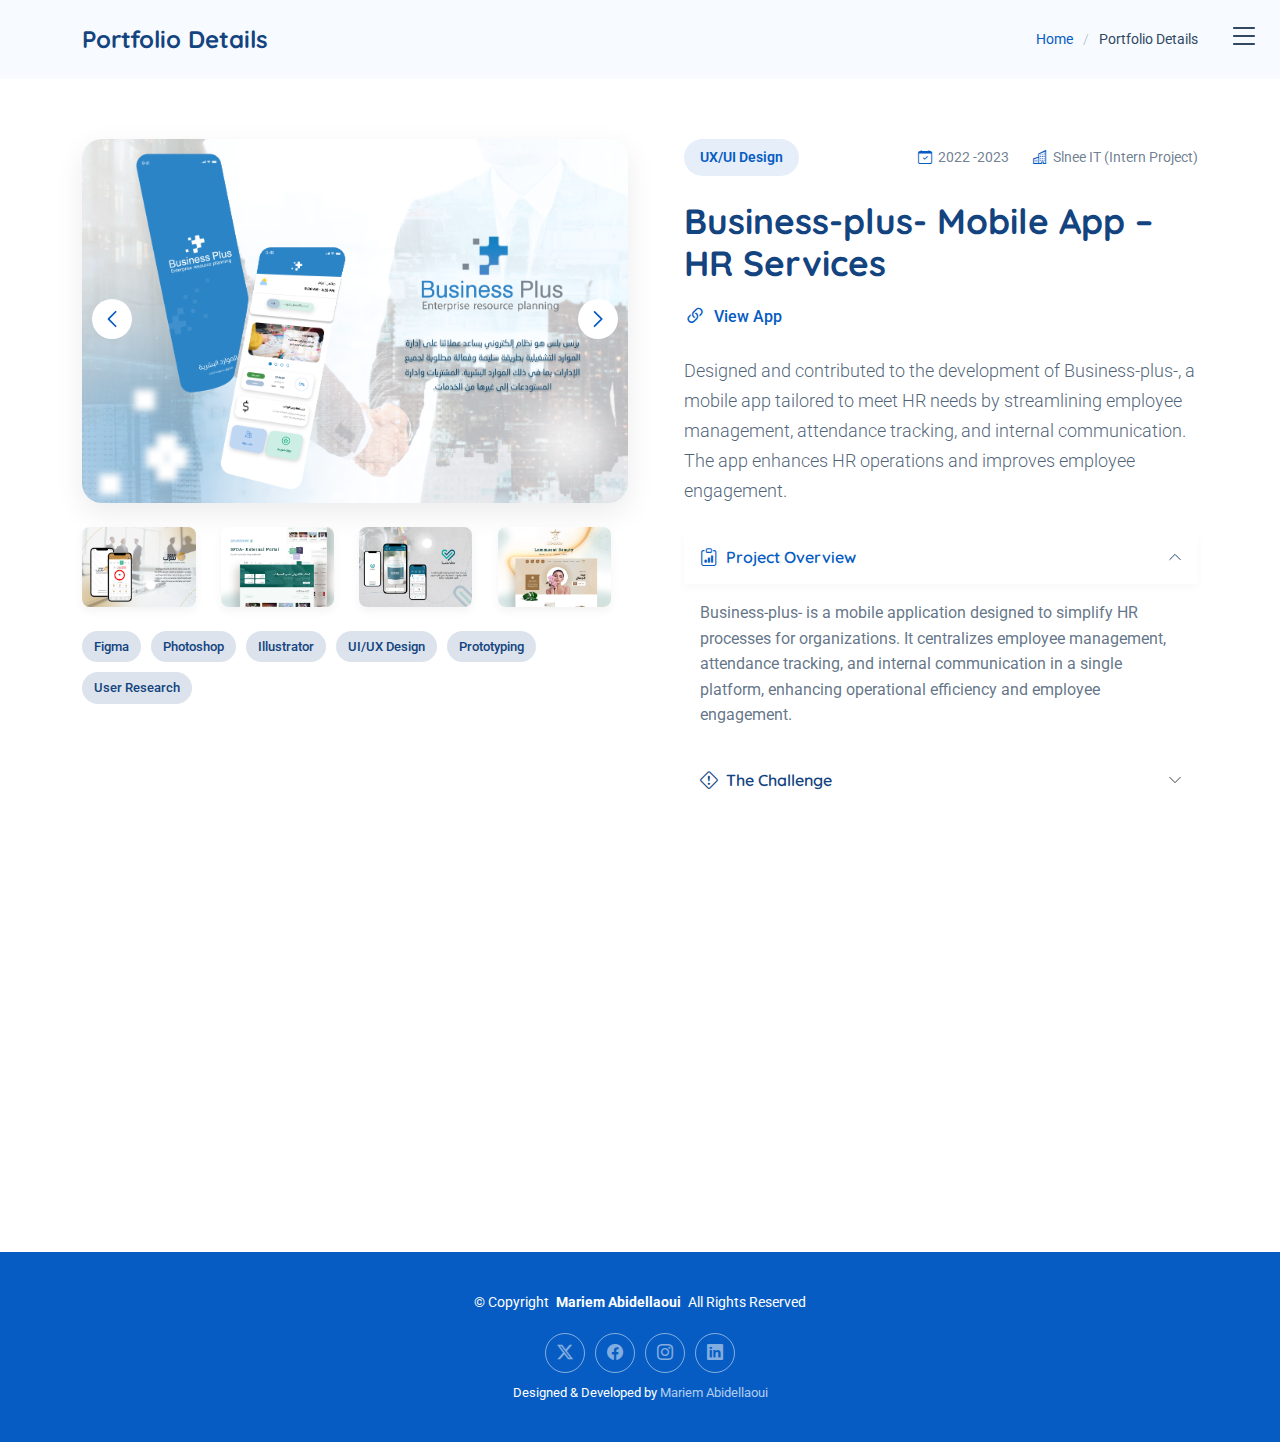
<file: Business-plus-details.html>
<!DOCTYPE html>
<html lang="en">

<head>
  <meta charset="utf-8">
  <meta content="width=device-width, initial-scale=1.0" name="viewport">
  <title>Mariem Abidellaoui Full stack developer</title>
  <meta name="description" content="">
  <meta name="keywords" content="">

  <!-- Favicons -->
  <link href="assets/img/profile/photo.jpg" rel="icon">
  <link href="assets/img/apple-touch-icon.png" rel="apple-touch-icon">

  <!-- Fonts -->
  <link href="https://fonts.googleapis.com" rel="preconnect">
  <link href="https://fonts.gstatic.com" rel="preconnect" crossorigin>
  <link href="https://fonts.googleapis.com/css2?family=Roboto:ital,wght@0,100;0,300;0,400;0,500;0,700;0,900;1,100;1,300;1,400;1,500;1,700;1,900&family=Open+Sans:ital,wght@0,300;0,400;0,500;0,600;0,700;0,800;1,300;1,400;1,500;1,600;1,700;1,800&family=Quicksand:wght@300;400;500;600;700&display=swap" rel="stylesheet">

  <!-- Vendor CSS Files -->
  <link href="assets/vendor/bootstrap/css/bootstrap.min.css" rel="stylesheet">
  <link href="assets/vendor/bootstrap-icons/bootstrap-icons.css" rel="stylesheet">
  <link href="assets/vendor/aos/aos.css" rel="stylesheet">
  <link href="assets/vendor/glightbox/css/glightbox.min.css" rel="stylesheet">
  <link href="assets/vendor/swiper/swiper-bundle.min.css" rel="stylesheet">

  <!-- Main CSS File -->
  <link href="assets/css/main.css" rel="stylesheet">

</head>

<body class="portfolio-details-page">

  <header id="header" class="header d-flex align-items-center fixed-top">
    <div class="container-fluid position-relative d-flex align-items-center justify-content-between">

      <a href="index.html" class="logo d-flex align-items-center"></a>

      <nav id="navmenu" class="navmenu">

        <div class="profile-img">
          <img src="assets/img/profile/photo.jpg" alt="" class="img-fluid rounded-circle">
        </div>

        <a href="index.html" class="logo d-flex align-items-center justify-content-center">
          <h1 class="sitename">Mariem Abidellaoui</h1>
        </a>

        <div class="social-links text-center">
          <a href="#" class="twitter"><i class="bi bi-twitter-x"></i></a>
          <a href="#" class="facebook"><i class="bi bi-facebook"></i></a>
          <a href="#" class="instagram"><i class="bi bi-instagram"></i></a>
          <a href="#" class="google-plus"><i class="bi bi-skype"></i></a>
          <a href="#" class="linkedin"><i class="bi bi-linkedin"></i></a>
        </div>

        <ul>
          <li><a href="#hero">Home</a></li>
          <li><a href="#about">About</a></li>
          <li><a href="#resume">Resume</a></li>
          <li><a href="#portfolio">Portfolio</a></li>      
          <li><a href="#contact">Contact</a></li>
        </ul>
        <i class="mobile-nav-toggle d-xl-none bi bi-list"></i>
      </nav>

    </div>
  </header>

  <main class="main">

    <!-- Page Title -->
    <div class="page-title light-background">
      <div class="container d-lg-flex justify-content-between align-items-center">
        <h1 class="mb-2 mb-lg-0">Portfolio Details</h1>
        <nav class="breadcrumbs">
          <ol>
            <li><a href="index.html">Home</a></li>
            <li class="current">Portfolio Details</li>
          </ol>
        </nav>
      </div>
    </div><!-- End Page Title -->

    <!-- Portfolio Details Section -->
    <section id="portfolio-details" class="portfolio-details section">

      <div class="container" data-aos="fade-up" data-aos-delay="100">

        <div class="row gy-4">
          <div class="col-lg-6" data-aos="fade-right">
            <div class="portfolio-details-media">
              <div class="main-image">
                <div class="portfolio-details-slider swiper init-swiper" data-aos="zoom-in">
                  <script type="application/json" class="swiper-config">
                    {
                      "loop": true,
                      "speed": 1000,
                      "autoplay": {
                        "delay": 6000
                      },
                      "effect": "creative",
                      "creativeEffect": {
                        "prev": {
                          "shadow": true,
                          "translate": [0, 0, -400]
                        },
                        "next": {
                          "translate": ["100%", 0, 0]
                        }
                      },
                      "slidesPerView": 1,
                      "navigation": {
                        "nextEl": ".swiper-button-next",
                        "prevEl": ".swiper-button-prev"
                      }
                    }
                  </script>
                  <div class="swiper-wrapper">
                    <div class="swiper-slide">
                      <img src="assets/img/portfolio/Business-plus-1.png" alt="Portfolio Image" class="img-fluid">
                    </div>
                    <div class="swiper-slide">
                      <img src="assets/img/portfolio/Business-plus-2.png" alt="Portfolio Image" class="img-fluid">
                    </div>
                    <div class="swiper-slide">
                      <img src="assets/img/portfolio/Business-plus-3.png" alt="Portfolio Image" class="img-fluid">
                    </div>
                    <div class="swiper-slide">
                      <img src="assets/img/portfolio/Business-plus-4.png" alt="Portfolio Image" class="img-fluid">
                    </div>
                    <div class="swiper-slide">
                      <img src="assets/img/portfolio/Business-plus-5.png" alt="Portfolio Image" class="img-fluid">
                    </div>
                    <div class="swiper-slide">
                      <img src="assets/img/portfolio/Business-plus-6.png" alt="Portfolio Image" class="img-fluid">
                    </div>
                    <div class="swiper-slide">
                      <img src="assets/img/portfolio/Business-plus-7.png" alt="Portfolio Image" class="img-fluid">
                    </div>
                    <div class="swiper-slide">
                      <img src="assets/img/portfolio/Business-plus-8.png" alt="Portfolio Image" class="img-fluid">
                    </div>
                    <div class="swiper-slide">
                      <img src="assets/img/portfolio/Business-plus-9.png" alt="Portfolio Image" class="img-fluid">
                    </div>
                    <div class="swiper-slide">
                      <img src="assets/img/portfolio/Business-plus-10.png" alt="Portfolio Image" class="img-fluid">
                    </div>
                    <div class="swiper-slide">
                      <img src="assets/img/portfolio/Business-plus-11.png" alt="Portfolio Image" class="img-fluid">
                    </div>
                    <div class="swiper-slide">
                      <img src="assets/img/portfolio/Business-plus-12.png" alt="Portfolio Image" class="img-fluid">
                    </div>
                  </div>
                  <div class="swiper-button-prev"></div>
                  <div class="swiper-button-next"></div>
                </div>
              </div>

              <div class="thumbnail-grid" data-aos="fade-up" data-aos-delay="200">
                <div class="row g-2 mt-3">
                  <div class="col-3">
                    <img src="assets/img/portfolio/Serp-1.png" alt="Gallery Image" class="img-fluid glightbox">
                  </div>
                  <div class="col-3">
                    <img src="assets/img/portfolio/External-portal.png" alt="Gallery Image" class="img-fluid glightbox">
                  </div>
                  <div class="col-3">
                    <img src="assets/img/portfolio/Tammeni-1.png" alt="Gallery Image" class="img-fluid glightbox">
                  </div>
                  <div class="col-3">
                    <img src="assets/img/portfolio/Lammasat.png" alt="Gallery Image" class="img-fluid glightbox">
                  </div>
                </div>
              </div>

              <div class="tech-stack-badges" data-aos="fade-up" data-aos-delay="300">
                <span>Figma</span>
                <span>Photoshop</span>
                <span>Illustrator</span>
                <span>UI/UX Design</span>
                <span>Prototyping</span>
                <span>User Research</span>
              </div>
            </div>
          </div>

          <div class="col-lg-6" data-aos="fade-left">
            <div class="portfolio-details-content">
              <div class="project-meta">
                <div class="badge-wrapper">
                  <span class="project-badge">UX/UI Design</span>
                </div>
                <div class="date-client">
                  <div class="meta-item">
                    <i class="bi bi-calendar-check"></i>
                    <span>2022 -2023</span>
                  </div>
                  <div class="meta-item">
                    <i class="bi bi-buildings"></i>
                    <span>Slnee IT (Intern Project)</span>
                  </div>
                </div>
              </div>

              <h2 class="project-title">Business-plus- Mobile App – HR Services</h2>

              <div class="project-website">
                <i class="bi bi-link-45deg"></i>
                <a href="https://play.google.com/store/apps/details?id=sfda.tamini&hl=fr" target="_blank">View App</a>
              </div>

              <div class="project-overview">
                <p class="lead">
                    Designed and contributed to the development of Business-plus-, a mobile app tailored to meet HR needs by streamlining employee management, attendance tracking, and internal communication. The app enhances HR operations and improves employee engagement.
                </p>

                <div class="accordion project-accordion" id="portfolio-details-projectAccordion">
                  <div class="accordion-item" data-aos="fade-up">
                    <h2 class="accordion-header">
                      <button class="accordion-button" type="button" data-bs-toggle="collapse" data-bs-target="#portfolio-details-collapse-1" aria-expanded="true" aria-controls="collapseOne">
                        <i class="bi bi-clipboard-data me-2"></i> Project Overview
                      </button>
                    </h2>
                    <div id="portfolio-details-collapse-1" class="accordion-collapse collapse show" data-bs-parent="#portfolio-details-projectAccordion">
                      <div class="accordion-body">
                        <p>Business-plus- is a mobile application designed to simplify HR processes for organizations. It centralizes employee management, attendance tracking, and internal communication in a single platform, enhancing operational efficiency and employee engagement.</p>
                      </div>
                    </div>
                  </div>

                  <div class="accordion-item" data-aos="fade-up" data-aos-delay="100">
                    <h2 class="accordion-header">
                      <button class="accordion-button collapsed" type="button" data-bs-toggle="collapse" data-bs-target="#portfolio-details-collapse-2" aria-expanded="false" aria-controls="collapseTwo">
                        <i class="bi bi-exclamation-diamond me-2"></i> The Challenge
                      </button>
                    </h2>
                    <div id="portfolio-details-collapse-2" class="accordion-collapse collapse" data-bs-parent="#portfolio-details-projectAccordion">
                      <div class="accordion-body">
                        <p>HR departments often struggle with scattered processes, manual attendance tracking, and poor internal communication, which can lead to inefficiencies, errors, and reduced employee satisfaction. There was a need for a streamlined, digital solution that could unify these processes.</p>
                      </div>
                    </div>
                  </div>

                  <div class="accordion-item" data-aos="fade-up" data-aos-delay="200">
                    <h2 class="accordion-header">
                      <button class="accordion-button collapsed" type="button" data-bs-toggle="collapse" data-bs-target="#portfolio-details-collapse-3" aria-expanded="false" aria-controls="collapseThree">
                        <i class="bi bi-award me-2"></i> The Solution
                      </button>
                    </h2>
                    <div id="portfolio-details-collapse-3" class="accordion-collapse collapse" data-bs-parent="#portfolio-details-projectAccordion">
                      <div class="accordion-body">
                        <p>Business-plus- was developed as a mobile-first platform to address these challenges. It offers a centralized dashboard for HR managers, real-time attendance monitoring, and a communication channel to keep employees informed and engaged, replacing manual systems with a digital workflow.</p>
                      </div>
                    </div>
                  </div>
                </div>
              </div>

              <div class="project-features" data-aos="fade-up" data-aos-delay="300">
                <h3><i class="bi bi-stars"></i> Key Features</h3>
                <div class="row g-3">
                  <div class="col-md-6">
                    <ul class="feature-list">
                      <li><i class="bi bi-check2-circle"></i> Employee Management</li>
                      <li><i class="bi bi-check2-circle"></i> Attendance Tracking</li>
                      <li><i class="bi bi-check2-circle"></i> Internal Communication</li>
                    </ul>
                  </div>
                  <div class="col-md-6">
                    <ul class="feature-list">
                      <li><i class="bi bi-check2-circle"></i>User-Friendly Interface</li>
                    </ul>
                  </div>
                </div>
              </div>

              <div class="cta-buttons" data-aos="fade-up" data-aos-delay="400">
                <a href="https://play.google.com/store/apps/details?id=sfda.tamini&hl=fr" class="btn-view-project">View Live Project</a>
                <a href="#" class="btn-next-project">Next Project <i class="bi bi-arrow-right"></i></a>
              </div>
            </div>
          </div>
        </div>

      </div>

    </section><!-- /Portfolio Details Section -->

  </main>

   <footer id="footer" class="footer dark-background">

    <div class="container">
      <div class="copyright text-center ">
        <p>© <span>Copyright</span> <strong class="px-1 sitename">Mariem Abidellaoui</strong> <span>All Rights Reserved</span></p>
      </div>
      <div class="social-links d-flex justify-content-center">
        <a href=""><i class="bi bi-twitter-x"></i></a>
        <a href=""><i class="bi bi-facebook"></i></a>
        <a href=""><i class="bi bi-instagram"></i></a>
        <a href=""><i class="bi bi-linkedin"></i></a>
      </div>
      <div class="credits">
        Designed & Developed by <a href="https://www.linkedin.com/in/mariem-abidellaoui-b941b31b4/">Mariem Abidellaoui</a>
      </div>
    </div>

  </footer>

  <!-- Scroll Top -->
  <a href="#" id="scroll-top" class="scroll-top d-flex align-items-center justify-content-center"><i class="bi bi-arrow-up-short"></i></a>

  <!-- Vendor JS Files -->
  <script src="assets/vendor/bootstrap/js/bootstrap.bundle.min.js"></script>
  <script src="assets/vendor/php-email-form/validate.js"></script>
  <script src="assets/vendor/aos/aos.js"></script>
  <script src="assets/vendor/purecounter/purecounter_vanilla.js"></script>
  <script src="assets/vendor/typed.js/typed.umd.js"></script>
  <script src="assets/vendor/waypoints/noframework.waypoints.js"></script>
  <script src="assets/vendor/glightbox/js/glightbox.min.js"></script>
  <script src="assets/vendor/imagesloaded/imagesloaded.pkgd.min.js"></script>
  <script src="assets/vendor/isotope-layout/isotope.pkgd.min.js"></script>
  <script src="assets/vendor/swiper/swiper-bundle.min.js"></script>

  <!-- Main JS File -->
  <script src="assets/js/main.js"></script>

</body>

</html>
</file>
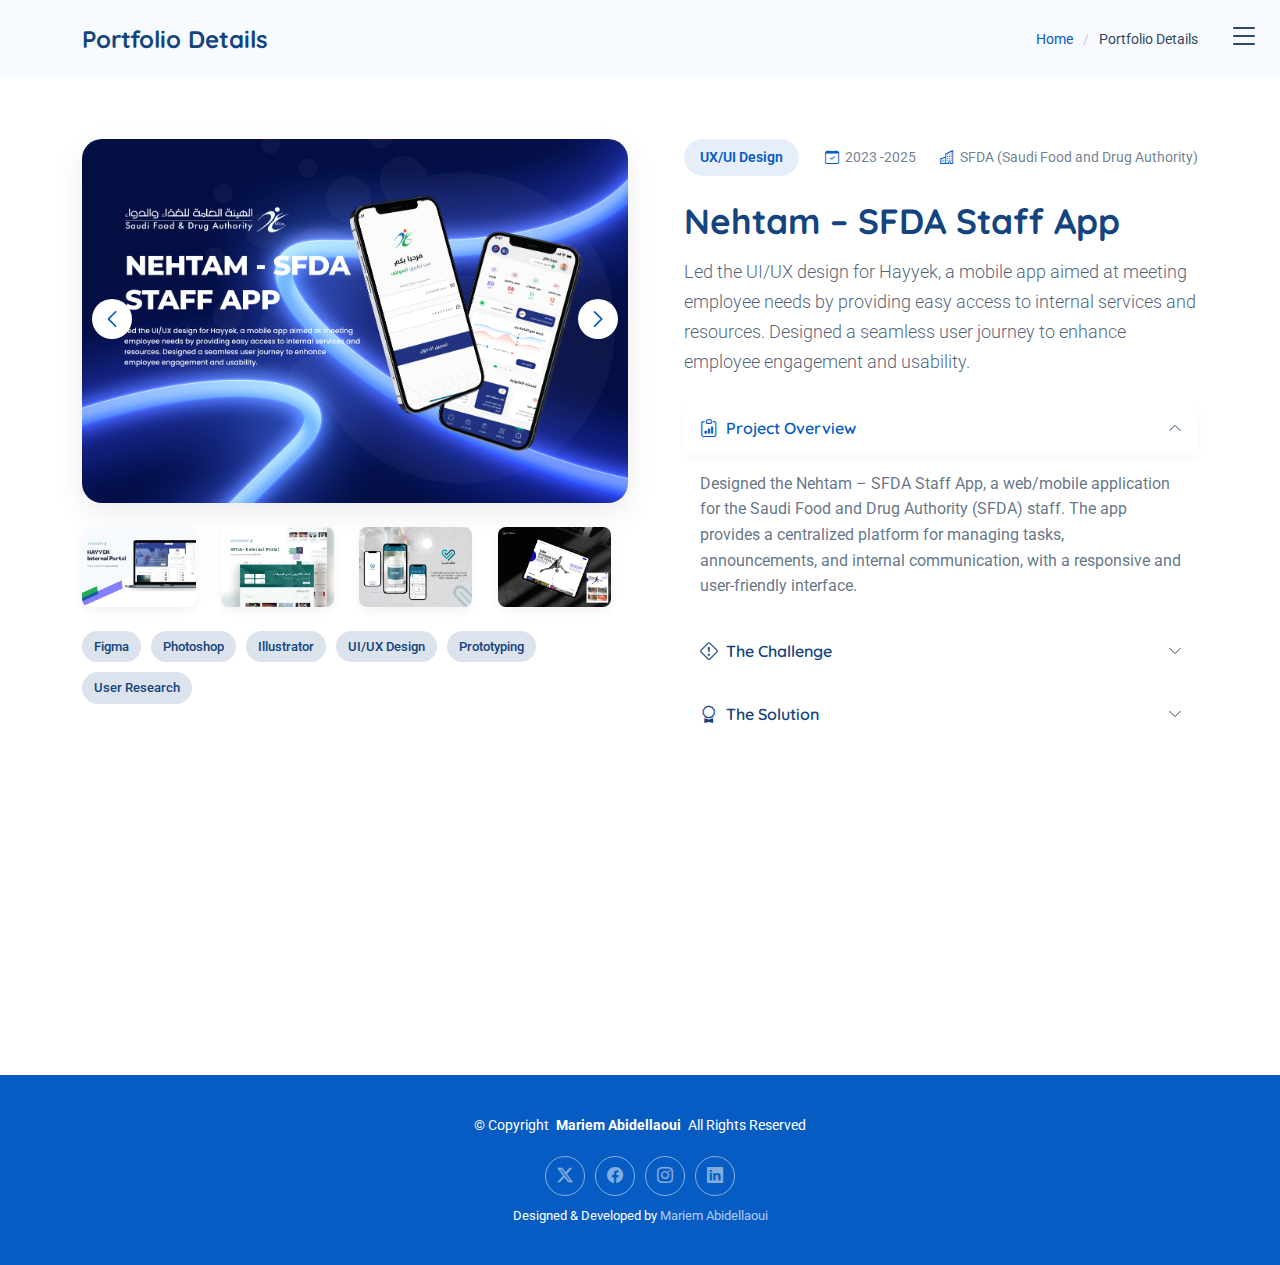
<file: Nehtam-details.html>
<!DOCTYPE html>
<html lang="en">

<head>
  <meta charset="utf-8">
  <meta content="width=device-width, initial-scale=1.0" name="viewport">
  <title>Mariem Abidellaoui Full stack developer</title>
  <meta name="description" content="">
  <meta name="keywords" content="">

  <!-- Favicons -->
  <link href="assets/img/profile/photo.jpg" rel="icon">
  <link href="assets/img/apple-touch-icon.png" rel="apple-touch-icon">

  <!-- Fonts -->
  <link href="https://fonts.googleapis.com" rel="preconnect">
  <link href="https://fonts.gstatic.com" rel="preconnect" crossorigin>
  <link href="https://fonts.googleapis.com/css2?family=Roboto:ital,wght@0,100;0,300;0,400;0,500;0,700;0,900;1,100;1,300;1,400;1,500;1,700;1,900&family=Open+Sans:ital,wght@0,300;0,400;0,500;0,600;0,700;0,800;1,300;1,400;1,500;1,600;1,700;1,800&family=Quicksand:wght@300;400;500;600;700&display=swap" rel="stylesheet">

  <!-- Vendor CSS Files -->
  <link href="assets/vendor/bootstrap/css/bootstrap.min.css" rel="stylesheet">
  <link href="assets/vendor/bootstrap-icons/bootstrap-icons.css" rel="stylesheet">
  <link href="assets/vendor/aos/aos.css" rel="stylesheet">
  <link href="assets/vendor/glightbox/css/glightbox.min.css" rel="stylesheet">
  <link href="assets/vendor/swiper/swiper-bundle.min.css" rel="stylesheet">

  <!-- Main CSS File -->
  <link href="assets/css/main.css" rel="stylesheet">

</head>

<body class="portfolio-details-page">

  <header id="header" class="header d-flex align-items-center fixed-top">
    <div class="container-fluid position-relative d-flex align-items-center justify-content-between">

      <a href="index.html" class="logo d-flex align-items-center"></a>

      <nav id="navmenu" class="navmenu">

        <div class="profile-img">
          <img src="assets/img/profile/photo.jpg" alt="" class="img-fluid rounded-circle">
        </div>

        <a href="index.html" class="logo d-flex align-items-center justify-content-center">
          <h1 class="sitename">Mariem Abidellaoui</h1>
        </a>

        <div class="social-links text-center">
          <a href="#" class="twitter"><i class="bi bi-twitter-x"></i></a>
          <a href="#" class="facebook"><i class="bi bi-facebook"></i></a>
          <a href="#" class="instagram"><i class="bi bi-instagram"></i></a>
          <a href="#" class="google-plus"><i class="bi bi-skype"></i></a>
          <a href="#" class="linkedin"><i class="bi bi-linkedin"></i></a>
        </div>

        <ul>
          <li><a href="#hero">Home</a></li>
          <li><a href="#about">About</a></li>
          <li><a href="#resume">Resume</a></li>
          <li><a href="#portfolio">Portfolio</a></li>      
          <li><a href="#contact">Contact</a></li>
        </ul>
        <i class="mobile-nav-toggle d-xl-none bi bi-list"></i>
      </nav>

    </div>
  </header>

  <main class="main">

    <!-- Page Title -->
    <div class="page-title light-background">
      <div class="container d-lg-flex justify-content-between align-items-center">
        <h1 class="mb-2 mb-lg-0">Portfolio Details</h1>
        <nav class="breadcrumbs">
          <ol>
            <li><a href="index.html">Home</a></li>
            <li class="current">Portfolio Details</li>
          </ol>
        </nav>
      </div>
    </div><!-- End Page Title -->

    <!-- Portfolio Details Section -->
    <section id="portfolio-details" class="portfolio-details section">

      <div class="container" data-aos="fade-up" data-aos-delay="100">

        <div class="row gy-4">
          <div class="col-lg-6" data-aos="fade-right">
            <div class="portfolio-details-media">
              <div class="main-image">
                <div class="portfolio-details-slider swiper init-swiper" data-aos="zoom-in">
                  <script type="application/json" class="swiper-config">
                    {
                      "loop": true,
                      "speed": 1000,
                      "autoplay": {
                        "delay": 6000
                      },
                      "effect": "creative",
                      "creativeEffect": {
                        "prev": {
                          "shadow": true,
                          "translate": [0, 0, -400]
                        },
                        "next": {
                          "translate": ["100%", 0, 0]
                        }
                      },
                      "slidesPerView": 1,
                      "navigation": {
                        "nextEl": ".swiper-button-next",
                        "prevEl": ".swiper-button-prev"
                      }
                    }
                  </script>
                  <div class="swiper-wrapper">
                    <div class="swiper-slide">
                      <img src="assets/img/portfolio/Nehtam.png" alt="Portfolio Image" class="img-fluid">
                    </div>
                    <div class="swiper-slide">
                      <img src="assets/img/portfolio/Nehtam-1.png" alt="Portfolio Image" class="img-fluid">
                    </div>
                    <div class="swiper-slide">
                      <img src="assets/img/portfolio/Nehtam-2.png" alt="Portfolio Image" class="img-fluid">
                    </div>
                    <div class="swiper-slide">
                      <img src="assets/img/portfolio/Nehtam-3.png" alt="Portfolio Image" class="img-fluid">
                    </div>
                  </div>
                  <div class="swiper-button-prev"></div>
                  <div class="swiper-button-next"></div>
                </div>
              </div>

              <div class="thumbnail-grid" data-aos="fade-up" data-aos-delay="200">
                <div class="row g-2 mt-3">
                  <div class="col-3">
                    <img src="assets/img/portfolio/Hayyek.png" alt="Gallery Image" class="img-fluid glightbox">
                  </div>
                  <div class="col-3">
                    <img src="assets/img/portfolio/External-portal.png" alt="Gallery Image" class="img-fluid glightbox">
                  </div>
                  <div class="col-3">
                    <img src="assets/img/portfolio/Tammeni-1.png" alt="Gallery Image" class="img-fluid glightbox">
                  </div>
                  <div class="col-3">
                    <img src="assets/img/portfolio/Sport-1.png" alt="Gallery Image" class="img-fluid glightbox">
                  </div>
                </div>
              </div>

              <div class="tech-stack-badges" data-aos="fade-up" data-aos-delay="300">
                <span>Figma</span>
                <span>Photoshop</span>
                <span>Illustrator</span>
                <span>UI/UX Design</span>
                <span>Prototyping</span>
                <span>User Research</span>
              </div>
            </div>
          </div>

          <div class="col-lg-6" data-aos="fade-left">
            <div class="portfolio-details-content">
              <div class="project-meta">
                <div class="badge-wrapper">
                  <span class="project-badge">UX/UI Design</span>
                </div>
                <div class="date-client">
                  <div class="meta-item">
                    <i class="bi bi-calendar-check"></i>
                    <span>2023 -2025</span>
                  </div>
                  <div class="meta-item">
                    <i class="bi bi-buildings"></i>
                    <span>SFDA (Saudi Food and Drug Authority)</span>
                  </div>
                </div>
              </div>

              <h2 class="project-title">Nehtam – SFDA Staff App</h2>


              <div class="project-overview">
                <p class="lead">
                    Led the UI/UX design for Hayyek, a mobile app aimed at meeting employee needs by providing easy access to internal services and resources. Designed a seamless user journey to enhance employee engagement and usability.
                </p>

                <div class="accordion project-accordion" id="portfolio-details-projectAccordion">
                  <div class="accordion-item" data-aos="fade-up">
                    <h2 class="accordion-header">
                      <button class="accordion-button" type="button" data-bs-toggle="collapse" data-bs-target="#portfolio-details-collapse-1" aria-expanded="true" aria-controls="collapseOne">
                        <i class="bi bi-clipboard-data me-2"></i> Project Overview
                      </button>
                    </h2>
                    <div id="portfolio-details-collapse-1" class="accordion-collapse collapse show" data-bs-parent="#portfolio-details-projectAccordion">
                      <div class="accordion-body">
                        <p>Designed the Nehtam – SFDA Staff App, a web/mobile application for the Saudi Food and Drug Authority (SFDA) staff. The app provides a centralized platform for managing tasks, announcements, and internal communication, with a responsive and user-friendly interface.</p>
                      </div>
                    </div>
                  </div>

                  <div class="accordion-item" data-aos="fade-up" data-aos-delay="100">
                    <h2 class="accordion-header">
                      <button class="accordion-button collapsed" type="button" data-bs-toggle="collapse" data-bs-target="#portfolio-details-collapse-2" aria-expanded="false" aria-controls="collapseTwo">
                        <i class="bi bi-exclamation-diamond me-2"></i> The Challenge
                      </button>
                    </h2>
                    <div id="portfolio-details-collapse-2" class="accordion-collapse collapse" data-bs-parent="#portfolio-details-projectAccordion">
                      <div class="accordion-body">
                        <ul class="achievements">
                          <li>Create an intuitive and visually appealing interface for SFDA staff.</li>
                          <li>Ensure role-based access is clear and easy to navigate for different staff members.</li>
                          <li>Design for responsiveness across desktop and mobile devices.</li>
                          <li>Balance information density and usability for quick access to tasks and updates.</li>
                        </ul>
                      </div>
                    </div>
                  </div>

                  <div class="accordion-item" data-aos="fade-up" data-aos-delay="200">
                    <h2 class="accordion-header">
                      <button class="accordion-button collapsed" type="button" data-bs-toggle="collapse" data-bs-target="#portfolio-details-collapse-3" aria-expanded="false" aria-controls="collapseThree">
                        <i class="bi bi-award me-2"></i> The Solution
                      </button>
                    </h2>
                    <div id="portfolio-details-collapse-3" class="accordion-collapse collapse" data-bs-parent="#portfolio-details-projectAccordion">
                      <div class="accordion-body">
                        <ul class="achievements">
                          <li>Developed UI/UX designs and mockups for the entire app, including dashboards, notifications, and task management screens.</li>
                          <li>Applied user-centered design principles to improve clarity, navigation, and overall experience.</li>
                          <li>Designed responsive layouts for desktop and mobile.</li>
                          <li>Created visual elements and interactive components such as badges, alerts, and buttons.</li>
                          <li>Ensured the design supports real-time updates and dynamic data clearly and intuitively.</li>
                        </ul>
                      </div>
                    </div>
                  </div>
                </div>
              </div>

              <div class="project-features" data-aos="fade-up" data-aos-delay="300">
                <h3><i class="bi bi-stars"></i> Key Features</h3>
                <div class="row g-3">
                  <div class="col-md-6">
                    <ul class="feature-list">
                      <li><i class="bi bi-check2-circle"></i>Consistent visual design</li>
                      <li><i class="bi bi-check2-circle"></i>Interactive elements</li>
                      <li><i class="bi bi-check2-circle"></i>Role-based navigation</li>
                    </ul>
                  </div>
                  <div class="col-md-6">
                  </div>
                </div>
              </div>


            </div>
          </div>
        </div>

      </div>

    </section><!-- /Portfolio Details Section -->

  </main>

   <footer id="footer" class="footer dark-background">

    <div class="container">
      <div class="copyright text-center ">
        <p>© <span>Copyright</span> <strong class="px-1 sitename">Mariem Abidellaoui</strong> <span>All Rights Reserved</span></p>
      </div>
      <div class="social-links d-flex justify-content-center">
        <a href=""><i class="bi bi-twitter-x"></i></a>
        <a href=""><i class="bi bi-facebook"></i></a>
        <a href=""><i class="bi bi-instagram"></i></a>
        <a href=""><i class="bi bi-linkedin"></i></a>
      </div>
      <div class="credits">
        Designed & Developed by <a href="https://www.linkedin.com/in/mariem-abidellaoui-b941b31b4/">Mariem Abidellaoui</a>
      </div>
    </div>

  </footer>

  <!-- Scroll Top -->
  <a href="#" id="scroll-top" class="scroll-top d-flex align-items-center justify-content-center"><i class="bi bi-arrow-up-short"></i></a>

  <!-- Vendor JS Files -->
  <script src="assets/vendor/bootstrap/js/bootstrap.bundle.min.js"></script>
  <script src="assets/vendor/php-email-form/validate.js"></script>
  <script src="assets/vendor/aos/aos.js"></script>
  <script src="assets/vendor/purecounter/purecounter_vanilla.js"></script>
  <script src="assets/vendor/typed.js/typed.umd.js"></script>
  <script src="assets/vendor/waypoints/noframework.waypoints.js"></script>
  <script src="assets/vendor/glightbox/js/glightbox.min.js"></script>
  <script src="assets/vendor/imagesloaded/imagesloaded.pkgd.min.js"></script>
  <script src="assets/vendor/isotope-layout/isotope.pkgd.min.js"></script>
  <script src="assets/vendor/swiper/swiper-bundle.min.js"></script>

  <!-- Main JS File -->
  <script src="assets/js/main.js"></script>

</body>

</html>
</file>
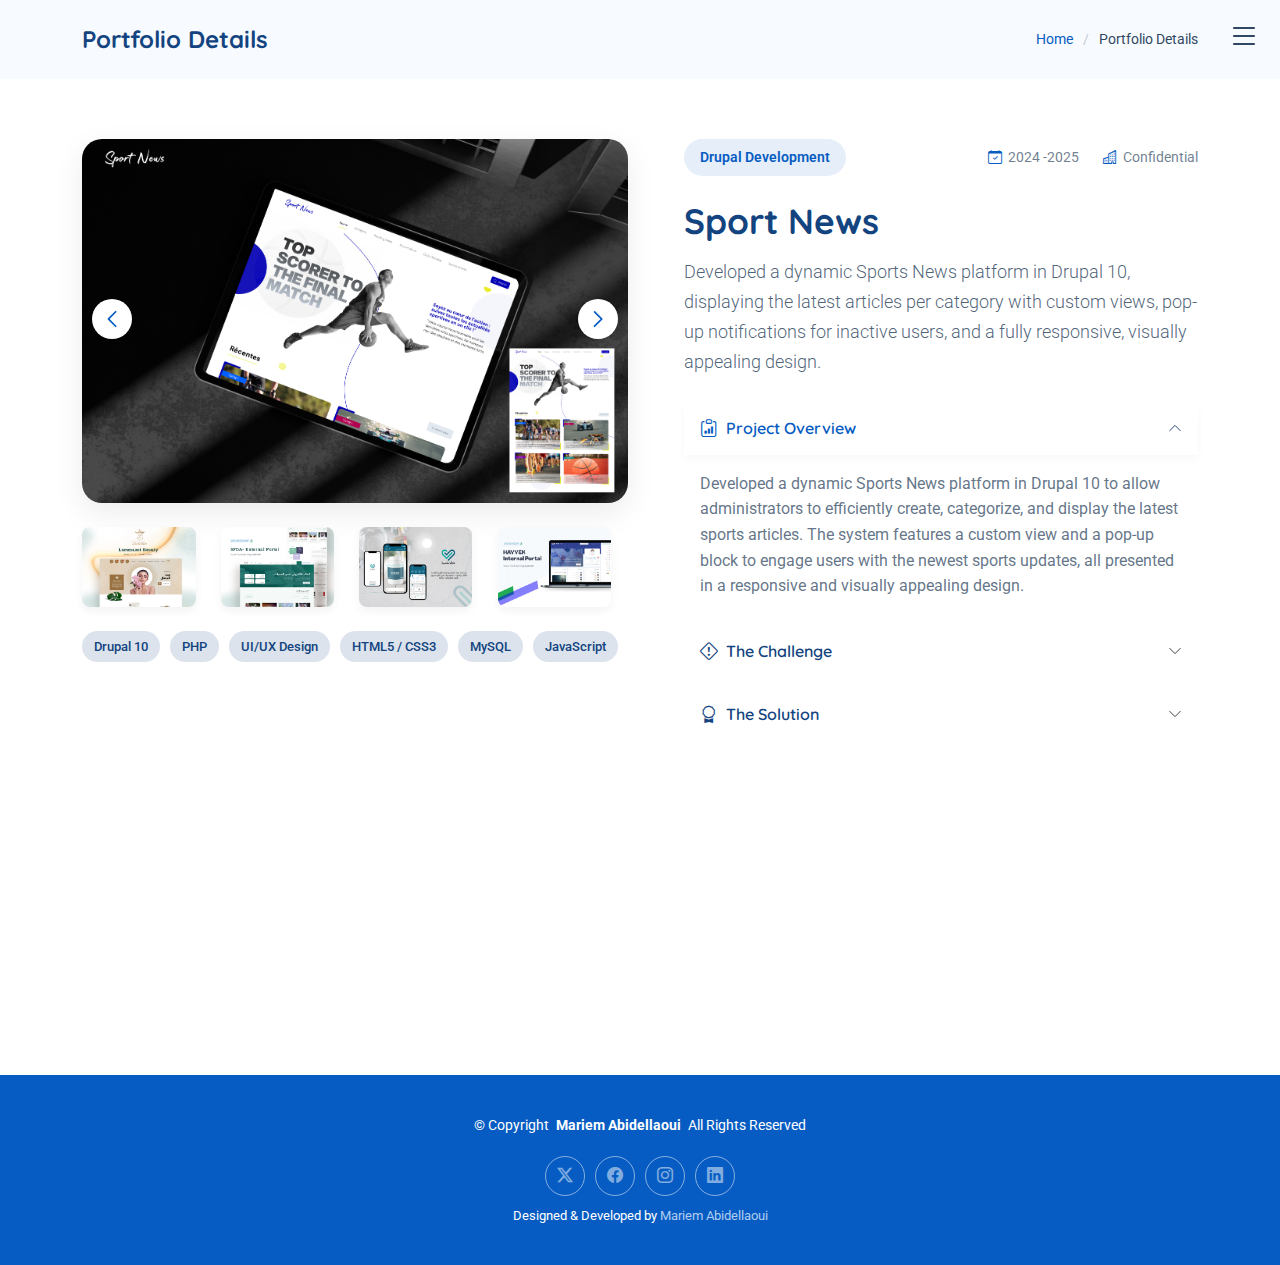
<file: sport-news-details.html>
<!DOCTYPE html>
<html lang="en">

<head>
  <meta charset="utf-8">
  <meta content="width=device-width, initial-scale=1.0" name="viewport">
  <title>Mariem Abidellaoui Full stack developer</title>
  <meta name="description" content="">
  <meta name="keywords" content="">

  <!-- Favicons -->
  <link href="assets/img/profile/photo.jpg" rel="icon">
  <link href="assets/img/apple-touch-icon.png" rel="apple-touch-icon">

  <!-- Fonts -->
  <link href="https://fonts.googleapis.com" rel="preconnect">
  <link href="https://fonts.gstatic.com" rel="preconnect" crossorigin>
  <link href="https://fonts.googleapis.com/css2?family=Roboto:ital,wght@0,100;0,300;0,400;0,500;0,700;0,900;1,100;1,300;1,400;1,500;1,700;1,900&family=Open+Sans:ital,wght@0,300;0,400;0,500;0,600;0,700;0,800;1,300;1,400;1,500;1,600;1,700;1,800&family=Quicksand:wght@300;400;500;600;700&display=swap" rel="stylesheet">

  <!-- Vendor CSS Files -->
  <link href="assets/vendor/bootstrap/css/bootstrap.min.css" rel="stylesheet">
  <link href="assets/vendor/bootstrap-icons/bootstrap-icons.css" rel="stylesheet">
  <link href="assets/vendor/aos/aos.css" rel="stylesheet">
  <link href="assets/vendor/glightbox/css/glightbox.min.css" rel="stylesheet">
  <link href="assets/vendor/swiper/swiper-bundle.min.css" rel="stylesheet">

  <!-- Main CSS File -->
  <link href="assets/css/main.css" rel="stylesheet">

</head>

<body class="portfolio-details-page">

  <header id="header" class="header d-flex align-items-center fixed-top">
    <div class="container-fluid position-relative d-flex align-items-center justify-content-between">

      <a href="index.html" class="logo d-flex align-items-center"></a>

      <nav id="navmenu" class="navmenu">

        <div class="profile-img">
          <img src="assets/img/profile/photo.jpg" alt="" class="img-fluid rounded-circle">
        </div>

        <a href="index.html" class="logo d-flex align-items-center justify-content-center">
          <h1 class="sitename">Mariem Abidellaoui</h1>
        </a>

        <div class="social-links text-center">
          <a href="#" class="twitter"><i class="bi bi-twitter-x"></i></a>
          <a href="#" class="facebook"><i class="bi bi-facebook"></i></a>
          <a href="#" class="instagram"><i class="bi bi-instagram"></i></a>
          <a href="#" class="google-plus"><i class="bi bi-skype"></i></a>
          <a href="#" class="linkedin"><i class="bi bi-linkedin"></i></a>
        </div>

        <ul>
          <li><a href="#hero">Home</a></li>
          <li><a href="#about">About</a></li>
          <li><a href="#resume">Resume</a></li>
          <li><a href="#portfolio">Portfolio</a></li>
          <li><a href="#contact">Contact</a></li>
        </ul>
        <i class="mobile-nav-toggle d-xl-none bi bi-list"></i>
      </nav>

    </div>
  </header>

  <main class="main">

    <!-- Page Title -->
    <div class="page-title light-background">
      <div class="container d-lg-flex justify-content-between align-items-center">
        <h1 class="mb-2 mb-lg-0">Portfolio Details</h1>
        <nav class="breadcrumbs">
          <ol>
            <li><a href="index.html">Home</a></li>
            <li class="current">Portfolio Details</li>
          </ol>
        </nav>
      </div>
    </div><!-- End Page Title -->

    <!-- Portfolio Details Section -->
    <section id="portfolio-details" class="portfolio-details section">

      <div class="container" data-aos="fade-up" data-aos-delay="100">

        <div class="row gy-4">
          <div class="col-lg-6" data-aos="fade-right">
            <div class="portfolio-details-media">
              <div class="main-image">
                <div class="portfolio-details-slider swiper init-swiper" data-aos="zoom-in">
                  <script type="application/json" class="swiper-config">
                    {
                      "loop": true,
                      "speed": 1000,
                      "autoplay": {
                        "delay": 6000
                      },
                      "effect": "creative",
                      "creativeEffect": {
                        "prev": {
                          "shadow": true,
                          "translate": [0, 0, -400]
                        },
                        "next": {
                          "translate": ["100%", 0, 0]
                        }
                      },
                      "slidesPerView": 1,
                      "navigation": {
                        "nextEl": ".swiper-button-next",
                        "prevEl": ".swiper-button-prev"
                      }
                    }
                  </script>
                  <div class="swiper-wrapper">
                    <div class="swiper-slide">
                      <img src="assets/img/portfolio/Sport-1.png" alt="Portfolio Image" class="img-fluid">
                    </div>
                    <div class="swiper-slide">
                      <img src="assets/img/portfolio/Sport-2.png" alt="Portfolio Image" class="img-fluid">
                    </div>

                  </div>
                  <div class="swiper-button-prev"></div>
                  <div class="swiper-button-next"></div>
                </div>
              </div>

              <div class="thumbnail-grid" data-aos="fade-up" data-aos-delay="200">
                <div class="row g-2 mt-3">
                  <div class="col-3">
                    <img src="assets/img/portfolio/Lammasat.png" alt="Gallery Image" class="img-fluid glightbox">
                  </div>
                  <div class="col-3">
                    <img src="assets/img/portfolio/External-portal.png" alt="Gallery Image" class="img-fluid glightbox">
                  </div>
                  <div class="col-3">
                    <img src="assets/img/portfolio/Tammeni-1.png" alt="Gallery Image" class="img-fluid glightbox">
                  </div>
                  <div class="col-3">
                    <img src="assets/img/portfolio/Hayyek.png" alt="Gallery Image" class="img-fluid glightbox">
                  </div>
                </div>
              </div>

              <div class="tech-stack-badges" data-aos="fade-up" data-aos-delay="300">
                <span>Drupal 10</span>
                <span>PHP</span>
                <span>UI/UX Design</span>
                <span>HTML5 / CSS3</span>
                <span>MySQL</span>
                <span>JavaScript</span>
              </div>
            </div>
          </div>

          <div class="col-lg-6" data-aos="fade-left">
            <div class="portfolio-details-content">
              <div class="project-meta">
                <div class="badge-wrapper">
                  <span class="project-badge">Drupal Development</span>
                </div>
                <div class="date-client">
                  <div class="meta-item">
                    <i class="bi bi-calendar-check"></i>
                    <span>2024 -2025</span>
                  </div>
                  <div class="meta-item">
                    <i class="bi bi-buildings"></i>
                    <span>Confidential</span>
                  </div>
                </div>
              </div>

              <h2 class="project-title">Sport News</h2>

              <div class="project-overview">
                <p class="lead">
                  Developed a dynamic Sports News platform in Drupal 10, displaying the latest articles per category with custom views, pop-up notifications for inactive users, and a fully responsive, visually appealing design.
                </p>

                <div class="accordion project-accordion" id="portfolio-details-projectAccordion">
                  <div class="accordion-item" data-aos="fade-up">
                    <h2 class="accordion-header">
                      <button class="accordion-button" type="button" data-bs-toggle="collapse" data-bs-target="#portfolio-details-collapse-1" aria-expanded="true" aria-controls="collapseOne">
                        <i class="bi bi-clipboard-data me-2"></i> Project Overview
                      </button>
                    </h2>
                    <div id="portfolio-details-collapse-1" class="accordion-collapse collapse show" data-bs-parent="#portfolio-details-projectAccordion">
                      <div class="accordion-body">
                        <p>Developed a dynamic Sports News platform in Drupal 10 to allow administrators to efficiently create, categorize, and display the latest sports articles. The system features a custom view and a pop-up block to engage users with the newest sports updates, all presented in a responsive and visually appealing design.</p>
                      </div>
                    </div>
                  </div>

                  <div class="accordion-item" data-aos="fade-up" data-aos-delay="100">
                    <h2 class="accordion-header">
                      <button class="accordion-button collapsed" type="button" data-bs-toggle="collapse" data-bs-target="#portfolio-details-collapse-2" aria-expanded="false" aria-controls="collapseTwo">
                        <i class="bi bi-exclamation-diamond me-2"></i> The Challenge
                      </button>
                    </h2>
                    <div id="portfolio-details-collapse-2" class="accordion-collapse collapse" data-bs-parent="#portfolio-details-projectAccordion">
                      <div class="accordion-body">
                        <ul class="achievements">
                          <li>Deliver the latest sports news per category in a way that is clear and attractive.</li>
                          <li>Ensure user engagement by prompting inactive visitors with relevant news highlights.</li>
                          <li>Make the solution responsive and visually appealing, fitting both desktop and mobile devices.</li>
                          <li>Implement custom styling to enhance readability, emphasize categories, and highlight key images.</li>
                        </ul>
                      </div>
                    </div>
                  </div>

                  <div class="accordion-item" data-aos="fade-up" data-aos-delay="200">
                    <h2 class="accordion-header">
                      <button class="accordion-button collapsed" type="button" data-bs-toggle="collapse" data-bs-target="#portfolio-details-collapse-3" aria-expanded="false" aria-controls="collapseThree">
                        <i class="bi bi-award me-2"></i> The Solution
                      </button>
                    </h2>
                    <div id="portfolio-details-collapse-3" class="accordion-collapse collapse" data-bs-parent="#portfolio-details-projectAccordion">
                      <div class="accordion-body">
                        <ul class="achievements">
                          <li>Created a custom content type “Sports News” with fields: Title, Image, Description, and Category.</li>
                          <li>Built a taxonomy “Categories” to organize news by sports types (e.g., Football, Basketball, Tennis).</li>
                          <li>Developed a custom view displaying the latest article per category, including title, image, description, and category badge, available as a page and a block.</li>
                          <li>Implemented a custom block module (custom_news_block) that shows the view content in a pop-up modal after 30 seconds of user inactivity using JavaScript.</li>
                        </ul>
                      </div>
                    </div>
                  </div>
                </div>
              </div>

              <div class="project-features" data-aos="fade-up" data-aos-delay="300">
                <h3><i class="bi bi-stars"></i> Key Features</h3>
                <div class="row g-3">
                  <div class="col-md-6">
                    <ul class="feature-list">
                      <li><i class="bi bi-check2-circle"></i>Custom Block & Pop-up</li>
                      <li><i class="bi bi-check2-circle"></i>Smooth Animations</li>
                      <li><i class="bi bi-check2-circle"></i>Taxonomy-Based Categories</li>
                    </ul>
                  </div>
                  <div class="col-md-6">
                    <ul class="feature-list">
                      <li><i class="bi bi-check2-circle"></i> Responsive Design</li>
                      <li><i class="bi bi-check2-circle"></i>Stylized Content</li>
                    </ul>
                  </div>
                </div>
              </div>

            </div>
          </div>
        </div>

      </div>

    </section><!-- /Portfolio Details Section -->

  </main>

   <footer id="footer" class="footer dark-background">

    <div class="container">
      <div class="copyright text-center ">
        <p>© <span>Copyright</span> <strong class="px-1 sitename">Mariem Abidellaoui</strong> <span>All Rights Reserved</span></p>
      </div>
      <div class="social-links d-flex justify-content-center">
        <a href=""><i class="bi bi-twitter-x"></i></a>
        <a href=""><i class="bi bi-facebook"></i></a>
        <a href=""><i class="bi bi-instagram"></i></a>
        <a href=""><i class="bi bi-linkedin"></i></a>
      </div>
      <div class="credits">
        Designed & Developed by <a href="https://www.linkedin.com/in/mariem-abidellaoui-b941b31b4/">Mariem Abidellaoui</a>
      </div>
    </div>

  </footer>

  <!-- Scroll Top -->
  <a href="#" id="scroll-top" class="scroll-top d-flex align-items-center justify-content-center"><i class="bi bi-arrow-up-short"></i></a>

  <!-- Vendor JS Files -->
  <script src="assets/vendor/bootstrap/js/bootstrap.bundle.min.js"></script>
  <script src="assets/vendor/php-email-form/validate.js"></script>
  <script src="assets/vendor/aos/aos.js"></script>
  <script src="assets/vendor/purecounter/purecounter_vanilla.js"></script>
  <script src="assets/vendor/typed.js/typed.umd.js"></script>
  <script src="assets/vendor/waypoints/noframework.waypoints.js"></script>
  <script src="assets/vendor/glightbox/js/glightbox.min.js"></script>
  <script src="assets/vendor/imagesloaded/imagesloaded.pkgd.min.js"></script>
  <script src="assets/vendor/isotope-layout/isotope.pkgd.min.js"></script>
  <script src="assets/vendor/swiper/swiper-bundle.min.js"></script>

  <!-- Main JS File -->
  <script src="assets/js/main.js"></script>

</body>

</html>
</file>
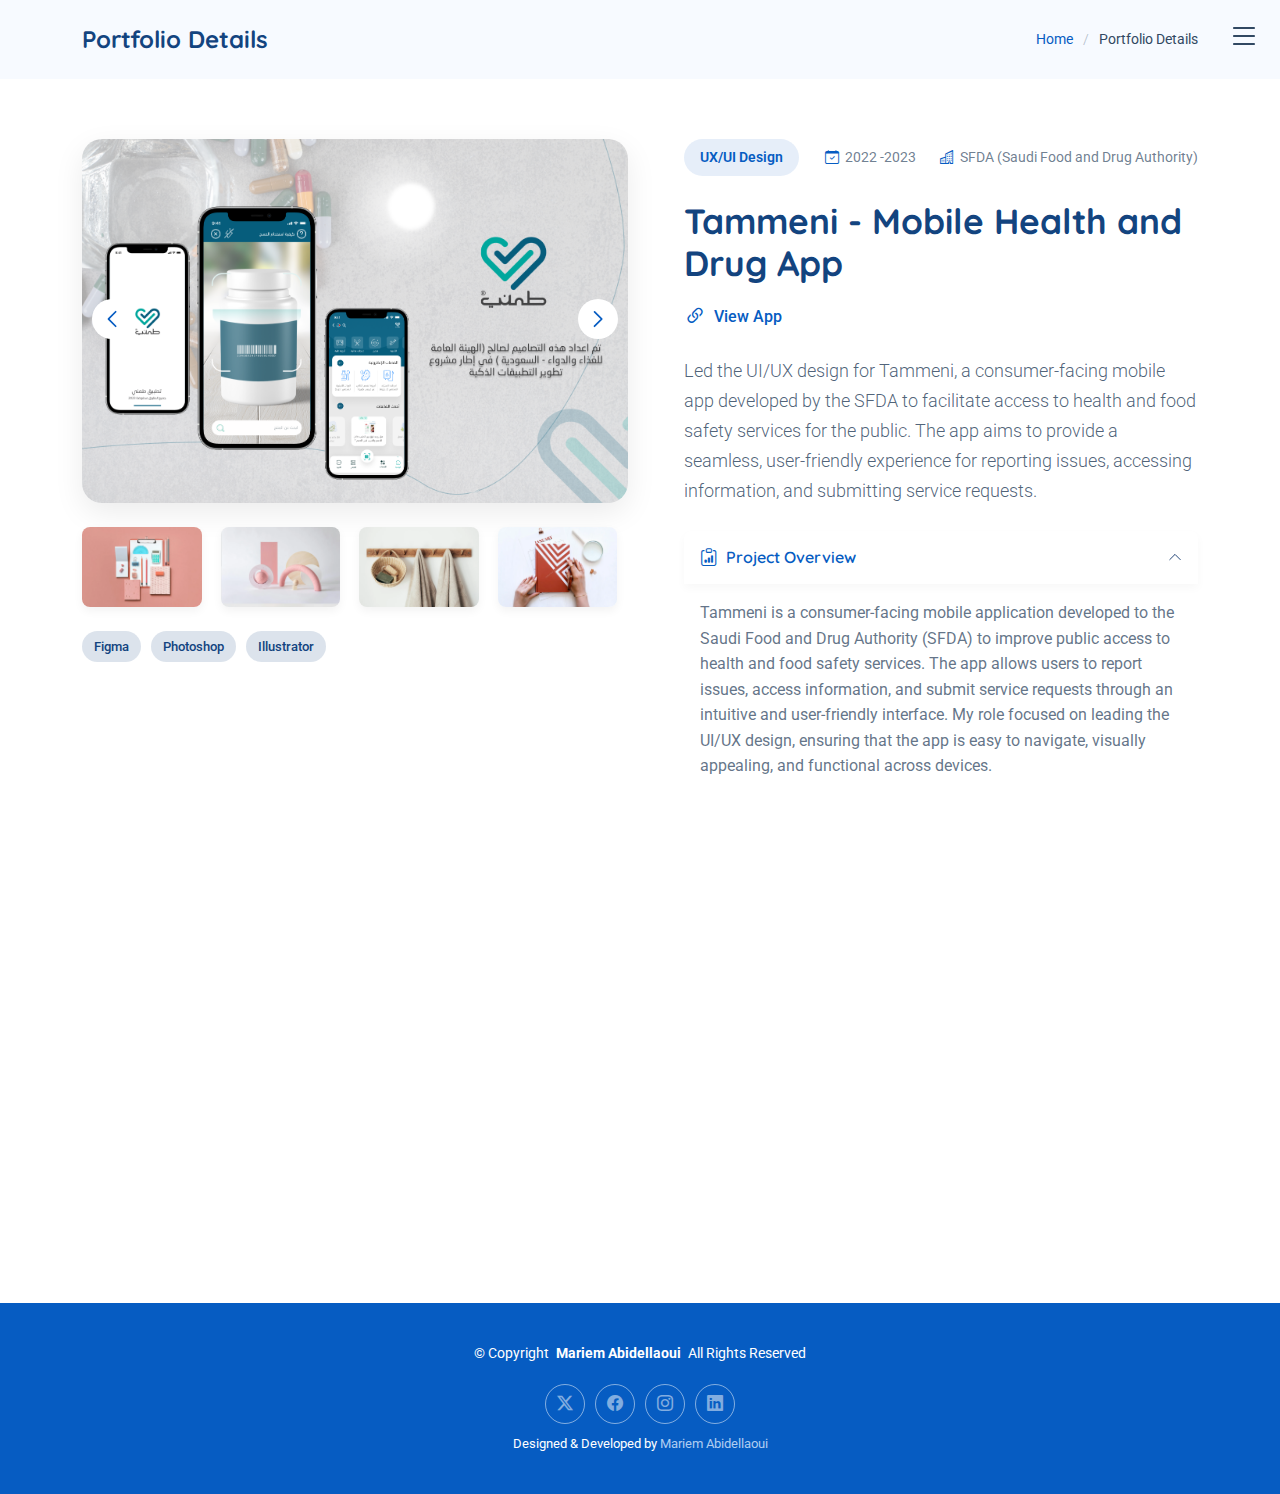
<file: Tammenni-details.html>
<!DOCTYPE html>
<html lang="en">

<head>
  <meta charset="utf-8">
  <meta content="width=device-width, initial-scale=1.0" name="viewport">
  <title>Mariem Abidellaoui Full stack developer</title>
  <meta name="description" content="">
  <meta name="keywords" content="">

  <!-- Favicons -->
  <link href="assets/img/profile/photo.jpg" rel="icon">
  <link href="assets/img/apple-touch-icon.png" rel="apple-touch-icon">

  <!-- Fonts -->
  <link href="https://fonts.googleapis.com" rel="preconnect">
  <link href="https://fonts.gstatic.com" rel="preconnect" crossorigin>
  <link href="https://fonts.googleapis.com/css2?family=Roboto:ital,wght@0,100;0,300;0,400;0,500;0,700;0,900;1,100;1,300;1,400;1,500;1,700;1,900&family=Open+Sans:ital,wght@0,300;0,400;0,500;0,600;0,700;0,800;1,300;1,400;1,500;1,600;1,700;1,800&family=Quicksand:wght@300;400;500;600;700&display=swap" rel="stylesheet">

  <!-- Vendor CSS Files -->
  <link href="assets/vendor/bootstrap/css/bootstrap.min.css" rel="stylesheet">
  <link href="assets/vendor/bootstrap-icons/bootstrap-icons.css" rel="stylesheet">
  <link href="assets/vendor/aos/aos.css" rel="stylesheet">
  <link href="assets/vendor/glightbox/css/glightbox.min.css" rel="stylesheet">
  <link href="assets/vendor/swiper/swiper-bundle.min.css" rel="stylesheet">

  <!-- Main CSS File -->
  <link href="assets/css/main.css" rel="stylesheet">

</head>

<body class="portfolio-details-page">

  <header id="header" class="header d-flex align-items-center fixed-top">
    <div class="container-fluid position-relative d-flex align-items-center justify-content-between">

      <a href="index.html" class="logo d-flex align-items-center"></a>

      <nav id="navmenu" class="navmenu">

        <div class="profile-img">
          <img src="assets/img/profile/photo.jpg" alt="" class="img-fluid rounded-circle">
        </div>

        <a href="index.html" class="logo d-flex align-items-center justify-content-center">
          <h1 class="sitename">Mariem Abidellaoui</h1>
        </a>

        <div class="social-links text-center">
          <a href="#" class="twitter"><i class="bi bi-twitter-x"></i></a>
          <a href="#" class="facebook"><i class="bi bi-facebook"></i></a>
          <a href="#" class="instagram"><i class="bi bi-instagram"></i></a>
          <a href="#" class="google-plus"><i class="bi bi-skype"></i></a>
          <a href="#" class="linkedin"><i class="bi bi-linkedin"></i></a>
        </div>

        <ul>
          <li><a href="#hero">Home</a></li>
          <li><a href="#about">About</a></li>
          <li><a href="#resume">Resume</a></li>
          <li><a href="#portfolio">Portfolio</a></li>
          <li><a href="#services">Services</a></li>
          <li class="dropdown"><a href="#"><span>Dropdown</span> <i class="bi bi-chevron-down toggle-dropdown"></i></a>
            <ul>
              <li><a href="#">Dropdown 1</a></li>
              <li class="dropdown"><a href="#"><span>Deep Dropdown</span> <i class="bi bi-chevron-down toggle-dropdown"></i></a>
                <ul>
                  <li><a href="#">Deep Dropdown 1</a></li>
                  <li><a href="#">Deep Dropdown 2</a></li>
                  <li><a href="#">Deep Dropdown 3</a></li>
                  <li><a href="#">Deep Dropdown 4</a></li>
                  <li><a href="#">Deep Dropdown 5</a></li>
                </ul>
              </li>
              <li><a href="#">Dropdown 2</a></li>
              <li><a href="#">Dropdown 3</a></li>
              <li><a href="#">Dropdown 4</a></li>
            </ul>
          </li>
          <li><a href="#contact">Contact</a></li>
        </ul>
        <i class="mobile-nav-toggle d-xl-none bi bi-list"></i>
      </nav>

    </div>
  </header>

  <main class="main">

    <!-- Page Title -->
    <div class="page-title light-background">
      <div class="container d-lg-flex justify-content-between align-items-center">
        <h1 class="mb-2 mb-lg-0">Portfolio Details</h1>
        <nav class="breadcrumbs">
          <ol>
            <li><a href="index.html">Home</a></li>
            <li class="current">Portfolio Details</li>
          </ol>
        </nav>
      </div>
    </div><!-- End Page Title -->

    <!-- Portfolio Details Section -->
    <section id="portfolio-details" class="portfolio-details section">

      <div class="container" data-aos="fade-up" data-aos-delay="100">

        <div class="row gy-4">
          <div class="col-lg-6" data-aos="fade-right">
            <div class="portfolio-details-media">
              <div class="main-image">
                <div class="portfolio-details-slider swiper init-swiper" data-aos="zoom-in">
                  <script type="application/json" class="swiper-config">
                    {
                      "loop": true,
                      "speed": 1000,
                      "autoplay": {
                        "delay": 6000
                      },
                      "effect": "creative",
                      "creativeEffect": {
                        "prev": {
                          "shadow": true,
                          "translate": [0, 0, -400]
                        },
                        "next": {
                          "translate": ["100%", 0, 0]
                        }
                      },
                      "slidesPerView": 1,
                      "navigation": {
                        "nextEl": ".swiper-button-next",
                        "prevEl": ".swiper-button-prev"
                      }
                    }
                  </script>
                  <div class="swiper-wrapper">
                    <div class="swiper-slide">
                      <img src="assets/img/portfolio/Tammeni-1.png" alt="Portfolio Image" class="img-fluid">
                    </div>
                    <div class="swiper-slide">
                      <img src="assets/img/portfolio/Tammeni-2.png" alt="Portfolio Image" class="img-fluid">
                    </div>
                    <div class="swiper-slide">
                      <img src="assets/img/portfolio/Tammeni-3.png" alt="Portfolio Image" class="img-fluid">
                    </div>
                    <div class="swiper-slide">
                      <img src="assets/img/portfolio/Tammeni-4.png" alt="Portfolio Image" class="img-fluid">
                    </div>
                    <div class="swiper-slide">
                      <img src="assets/img/portfolio/Tammeni-5.png" alt="Portfolio Image" class="img-fluid">
                    </div>
                    <div class="swiper-slide">
                      <img src="assets/img/portfolio/Tammeni-6.png" alt="Portfolio Image" class="img-fluid">
                    </div>
                    <div class="swiper-slide">
                      <img src="assets/img/portfolio/Tammeni-7.png" alt="Portfolio Image" class="img-fluid">
                    </div>
                    <div class="swiper-slide">
                      <img src="assets/img/portfolio/Tammeni-8.png" alt="Portfolio Image" class="img-fluid">
                    </div>
                    <div class="swiper-slide">
                      <img src="assets/img/portfolio/Tammeni-9.png" alt="Portfolio Image" class="img-fluid">
                    </div>
                    <div class="swiper-slide">
                      <img src="assets/img/portfolio/Tammeni-10.png" alt="Portfolio Image" class="img-fluid">
                    </div>
                    <div class="swiper-slide">
                      <img src="assets/img/portfolio/Tammeni-11.png" alt="Portfolio Image" class="img-fluid">
                    </div>
                    <div class="swiper-slide">
                      <img src="assets/img/portfolio/Tammeni-12.png" alt="Portfolio Image" class="img-fluid">
                    </div>
                  </div>
                  <div class="swiper-button-prev"></div>
                  <div class="swiper-button-next"></div>
                </div>
              </div>

              <div class="thumbnail-grid" data-aos="fade-up" data-aos-delay="200">
                <div class="row g-2 mt-3">
                  <div class="col-3">
                    <img src="assets/img/portfolio/portfolio-4.webp" alt="Gallery Image" class="img-fluid glightbox">
                  </div>
                  <div class="col-3">
                    <img src="assets/img/portfolio/portfolio-6.webp" alt="Gallery Image" class="img-fluid glightbox">
                  </div>
                  <div class="col-3">
                    <img src="assets/img/portfolio/portfolio-11.webp" alt="Gallery Image" class="img-fluid glightbox">
                  </div>
                  <div class="col-3">
                    <img src="assets/img/portfolio/portfolio-12.webp" alt="Gallery Image" class="img-fluid glightbox">
                  </div>
                </div>
              </div>

              <div class="tech-stack-badges" data-aos="fade-up" data-aos-delay="300">
                <span>Figma</span>
                <span>Photoshop</span>
                <span>Illustrator</span>
              </div>
            </div>
          </div>

          <div class="col-lg-6" data-aos="fade-left">
            <div class="portfolio-details-content">
              <div class="project-meta">
                <div class="badge-wrapper">
                  <span class="project-badge">UX/UI Design</span>
                </div>
                <div class="date-client">
                  <div class="meta-item">
                    <i class="bi bi-calendar-check"></i>
                    <span>2022 -2023</span>
                  </div>
                  <div class="meta-item">
                    <i class="bi bi-buildings"></i>
                    <span>SFDA (Saudi Food and Drug Authority)</span>
                  </div>
                </div>
              </div>

              <h2 class="project-title">Tammeni - Mobile Health and Drug App</h2>

              <div class="project-website">
                <i class="bi bi-link-45deg"></i>
                <a href="https://play.google.com/store/apps/details?id=sfda.tamini&hl=fr" target="_blank">View App</a>
              </div>

              <div class="project-overview">
                <p class="lead">
                  Led the UI/UX design for Tammeni, a consumer-facing mobile app developed by the SFDA to facilitate access to health and food safety services for the public. The app aims to provide a seamless, user-friendly experience for reporting issues, accessing information, and submitting service requests.
                </p>

                <div class="accordion project-accordion" id="portfolio-details-projectAccordion">
                  <div class="accordion-item" data-aos="fade-up">
                    <h2 class="accordion-header">
                      <button class="accordion-button" type="button" data-bs-toggle="collapse" data-bs-target="#portfolio-details-collapse-1" aria-expanded="true" aria-controls="collapseOne">
                        <i class="bi bi-clipboard-data me-2"></i> Project Overview
                      </button>
                    </h2>
                    <div id="portfolio-details-collapse-1" class="accordion-collapse collapse show" data-bs-parent="#portfolio-details-projectAccordion">
                      <div class="accordion-body">
                        <p>Tammeni is a consumer-facing mobile application developed to the Saudi Food and Drug Authority (SFDA) to improve public access to health and food safety services. The app allows users to report issues, access information, and submit service requests through an intuitive and user-friendly interface. My role focused on leading the UI/UX design, ensuring that the app is easy to navigate, visually appealing, and functional across devices.</p>
                      </div>
                    </div>
                  </div>

                  <div class="accordion-item" data-aos="fade-up" data-aos-delay="100">
                    <h2 class="accordion-header">
                      <button class="accordion-button collapsed" type="button" data-bs-toggle="collapse" data-bs-target="#portfolio-details-collapse-2" aria-expanded="false" aria-controls="collapseTwo">
                        <i class="bi bi-exclamation-diamond me-2"></i> The Challenge
                      </button>
                    </h2>
                    <div id="portfolio-details-collapse-2" class="accordion-collapse collapse" data-bs-parent="#portfolio-details-projectAccordion">
                      <div class="accordion-body">
                        <ul class="achievements">
                          <li>Complexity of services: The app needed to cover multiple service categories, including reporting food safety issues, health-related inquiries, and regulatory information.</li>
                          <li>User diversity: Users ranged from tech-savvy individuals to those with minimal digital experience, requiring a highly accessible design.</li>
                          <li>Efficiency and clarity: Tasks such as reporting an issue or submitting a service request needed to be quick, clear, and error-free, minimizing frustration.</li>
                          <li>Engagement: Encouraging users to trust and regularly use the app while navigating regulatory content effectively.</li>
                        </ul>
                      </div>
                    </div>
                  </div>

                  <div class="accordion-item" data-aos="fade-up" data-aos-delay="200">
                    <h2 class="accordion-header">
                      <button class="accordion-button collapsed" type="button" data-bs-toggle="collapse" data-bs-target="#portfolio-details-collapse-3" aria-expanded="false" aria-controls="collapseThree">
                        <i class="bi bi-award me-2"></i> The Solution
                      </button>
                    </h2>
                    <div id="portfolio-details-collapse-3" class="accordion-collapse collapse" data-bs-parent="#portfolio-details-projectAccordion">
                      <div class="accordion-body">
                        <ul class="achievements">
                          <li>User-centered design: Conducted user research and persona development to understand user needs, motivations, and pain points.</li>
                          <li>Simplified navigation: Designed a clean, intuitive interface with clear categories, step-by-step guidance, and prominent call-to-actions for critical functions.</li>
                          <li>Visual hierarchy & consistency: Implemented consistent UI patterns, color schemes, and typography to enhance readability and usability.</li>
                          <li>EInteractive prototypes: Developed clickable prototypes to test workflows and gather user feedback, iterating designs to reduce friction</li>
                          <li>Accessibility focus: Ensured that the app meets accessibility standards, making it usable for a wide range of users.</li>
                        </ul>
                      </div>
                    </div>
                  </div>
                </div>
              </div>

              <div class="project-features" data-aos="fade-up" data-aos-delay="300">
                <h3><i class="bi bi-stars"></i> Key Features</h3>
                <div class="row g-3">
                  <div class="col-md-6">
                    <ul class="feature-list">
                      <li><i class="bi bi-check2-circle"></i> Real-time Data Visualization</li>
                      <li><i class="bi bi-check2-circle"></i> User Role Management</li>
                      <li><i class="bi bi-check2-circle"></i> Secure Authentication</li>
                    </ul>
                  </div>
                  <div class="col-md-6">
                    <ul class="feature-list">
                      <li><i class="bi bi-check2-circle"></i> Mobile-friendly Design</li>
                      <li><i class="bi bi-check2-circle"></i> Multi-device Support</li>
                    </ul>
                  </div>
                </div>
              </div>

              <div class="cta-buttons" data-aos="fade-up" data-aos-delay="400">
                <a href="https://play.google.com/store/apps/details?id=sfda.tamini&hl=fr" class="btn-view-project">View Live Project</a>
                <a href="#" class="btn-next-project">Next Project <i class="bi bi-arrow-right"></i></a>
              </div>
            </div>
          </div>
        </div>

      </div>

    </section><!-- /Portfolio Details Section -->

  </main>

   <footer id="footer" class="footer dark-background">

    <div class="container">
      <div class="copyright text-center ">
        <p>© <span>Copyright</span> <strong class="px-1 sitename">Mariem Abidellaoui</strong> <span>All Rights Reserved</span></p>
      </div>
      <div class="social-links d-flex justify-content-center">
        <a href=""><i class="bi bi-twitter-x"></i></a>
        <a href=""><i class="bi bi-facebook"></i></a>
        <a href=""><i class="bi bi-instagram"></i></a>
        <a href=""><i class="bi bi-linkedin"></i></a>
      </div>
      <div class="credits">
        Designed & Developed by <a href="https://www.linkedin.com/in/mariem-abidellaoui-b941b31b4/">Mariem Abidellaoui</a>
      </div>
    </div>

  </footer>

  <!-- Scroll Top -->
  <a href="#" id="scroll-top" class="scroll-top d-flex align-items-center justify-content-center"><i class="bi bi-arrow-up-short"></i></a>

  <!-- Vendor JS Files -->
  <script src="assets/vendor/bootstrap/js/bootstrap.bundle.min.js"></script>
  <script src="assets/vendor/php-email-form/validate.js"></script>
  <script src="assets/vendor/aos/aos.js"></script>
  <script src="assets/vendor/purecounter/purecounter_vanilla.js"></script>
  <script src="assets/vendor/typed.js/typed.umd.js"></script>
  <script src="assets/vendor/waypoints/noframework.waypoints.js"></script>
  <script src="assets/vendor/glightbox/js/glightbox.min.js"></script>
  <script src="assets/vendor/imagesloaded/imagesloaded.pkgd.min.js"></script>
  <script src="assets/vendor/isotope-layout/isotope.pkgd.min.js"></script>
  <script src="assets/vendor/swiper/swiper-bundle.min.js"></script>

  <!-- Main JS File -->
  <script src="assets/js/main.js"></script>

</body>

</html>
</file>
<file: assets/css/main.css>
/**

* Updated: Jul 02 2025 with Bootstrap v5.3.7
* Author: BootstrapMade.com
* License: https://bootstrapmade.com/license/
*/

@charset "UTF-8";

/*--------------------------------------------------------------
# Font & Color Variables
# Help: https://bootstrapmade.com/color-system/
--------------------------------------------------------------*/
/* Fonts */
:root {
  --default-font: "Roboto",  system-ui, -apple-system, "Segoe UI", Roboto, "Helvetica Neue", Arial, "Noto Sans", "Liberation Sans", sans-serif, "Apple Color Emoji", "Segoe UI Emoji", "Segoe UI Symbol", "Noto Color Emoji";
  --heading-font: "Quicksand",  sans-serif;
  --nav-font: "Open Sans",  sans-serif;
}

/* Global Colors - The following color variables are used throughout the website. Updating them here will change the color scheme of the entire website */
:root { 
  --background-color: #ffffff; /* Background color for the entire website, including individual sections */
  --default-color: #314862; /* Default color used for the majority of the text content across the entire website */
  --heading-color: #13447f; /* Color for headings, subheadings and title throughout the website */
  --accent-color: #065cc2; /* Accent color that represents your brand on the website. It's used for buttons, links, and other elements that need to stand out */
  --surface-color: #ffffff; /* The surface color is used as a background of boxed elements within sections, such as cards, icon boxes, or other elements that require a visual separation from the global background. */
  --contrast-color: #ffffff; /* Contrast color for text, ensuring readability against backgrounds of accent, heading, or default colors. */
}

/* Nav Menu Colors - The following color variables are used specifically for the navigation menu. They are separate from the global colors to allow for more customization options */
:root {
  --nav-color: #314862;  /* The default color of the main navmenu links */
  --nav-hover-color: #065cc2; /* Applied to main navmenu links when they are hovered over or active */
  --nav-mobile-background-color: #11427d; /* Used as the background color for mobile navigation menu */
  --nav-dropdown-background-color: #065cc2; /* Used as the background color for dropdown items that appear when hovering over primary navigation items */
  --nav-dropdown-color: #acc4e0; /* Used for navigation links of the dropdown items in the navigation menu. */
  --nav-dropdown-hover-color: #ffffff; /* Similar to --nav-hover-color, this color is applied to dropdown navigation links when they are hovered over. */
}

/* Color Presets - These classes override global colors when applied to any section or element, providing reuse of the sam color scheme. */

.light-background {
  --background-color: #f7faff;
  --surface-color: #ffffff;
}

.dark-background {
  --background-color: #065cc2;
  --default-color: #ffffff;
  --heading-color: #ffffff;
  --accent-color: #afcdf1;
  --surface-color: #2973cc;
  --contrast-color: #ffffff;
}

/* Smooth scroll */
:root {
  scroll-behavior: smooth;
}

/*--------------------------------------------------------------
# General Styling & Shared Classes
--------------------------------------------------------------*/
body {
  color: var(--default-color);
  background-color: var(--background-color);
  font-family: var(--default-font);
}

a {
  color: var(--accent-color);
  text-decoration: none;
  transition: 0.3s;
}

a:hover {
  color: color-mix(in srgb, var(--accent-color), transparent 25%);
  text-decoration: none;
}

h1,
h2,
h3,
h4,
h5,
h6 {
  color: var(--heading-color);
  font-family: var(--heading-font);
}

/* PHP Email Form Messages
------------------------------*/
.php-email-form .error-message {
  display: none;
  background: #df1529;
  color: #ffffff;
  text-align: left;
  padding: 15px;
  margin-bottom: 24px;
  font-weight: 600;
}

.php-email-form .sent-message {
  display: none;
  color: #ffffff;
  background: #059652;
  text-align: center;
  padding: 15px;
  margin-bottom: 24px;
  font-weight: 600;
}

.php-email-form .loading {
  display: none;
  background: var(--surface-color);
  text-align: center;
  padding: 15px;
  margin-bottom: 24px;
}

.php-email-form .loading:before {
  content: "";
  display: inline-block;
  border-radius: 50%;
  width: 24px;
  height: 24px;
  margin: 0 10px -6px 0;
  border: 3px solid var(--accent-color);
  border-top-color: var(--surface-color);
  animation: php-email-form-loading 1s linear infinite;
}

@keyframes php-email-form-loading {
  0% {
    transform: rotate(0deg);
  }

  100% {
    transform: rotate(360deg);
  }
}

/*--------------------------------------------------------------
# Global Header
--------------------------------------------------------------*/
.header {
  --background-color: rgba(255, 255, 255, 0);
  color: var(--default-color);
  background-color: var(--background-color);
  padding: 15px 0;
  transition: all 0.5s;
  z-index: 997;
}

.header .logo {
  line-height: 1;
}

.header .logo img {
  max-height: 32px;
  margin-right: 8px;
}

.header .logo h1 {
  font-size: 30px;
  margin: 0;
  font-weight: 700;
  color: var(--heading-color);
}

/*--------------------------------------------------------------
# Navigation Menu
--------------------------------------------------------------*/
/* Navmenu */
.mobile-nav-toggle {
  color: var(--nav-color);
  position: fixed;
  top: 20px;
  right: 20px;
  font-size: 32px;
  line-height: 0;
  cursor: pointer;
  display: block !important;
  z-index: 998;
  transition: 0.3s;
}

.mobile-nav-toggle:hover {
  color: var(--nav-hover-color);
}

.navmenu {
  position: fixed;
  top: 0;
  bottom: 0;
  right: -300px;
  z-index: 997;
  transition: 0.3s;
  width: 300px;
  overflow: hidden;
}

.navmenu .profile-img img {
  margin: 15px auto;
  display: block;
  width: 160px;
  border: 8px solid color-mix(in srgb, var(--contrast-color), transparent 85%);
}

.navmenu .logo {
  line-height: 1;
  margin-bottom: 15px;
}

.navmenu .logo img {
  max-height: 32px;
  margin-right: 8px;
}

.navmenu .logo h1 {
  font-size: 24px;
  margin: 0;
  font-weight: 700;
  color: var(--contrast-color);
}

.navmenu .social-links {
  margin: 0 0 20px 0;
}

.navmenu .social-links a {
  font-size: 16px;
  display: inline-flex;
  align-items: center;
  justify-content: center;
  padding: 0;
  background: color-mix(in srgb, var(--contrast-color), transparent 90%);
  color: var(--contrast-color);
  margin: 0 2px;
  border-radius: 50%;
  width: 40px;
  height: 40px;
  transition: 0.3s;
}

.navmenu .social-links a i {
  margin: 0;
}

.navmenu .social-links a:hover {
  color: var(--contrast-color);
  background: var(--accent-color);
}

.navmenu ul {
  display: block;
  list-style: none;
  padding: 10px 0;
  margin: 0;
  overflow-y: auto;
  transition: 0.3s;
  z-index: 998;
}

.navmenu a,
.navmenu a:focus {
  color: var(--nav-dropdown-color);
  padding: 10px 20px;
  font-family: var(--nav-font);
  font-size: 17px;
  font-weight: 500;
  display: flex;
  align-items: center;
  justify-content: space-between;
  white-space: nowrap;
  transition: 0.3s;
}

.navmenu a i,
.navmenu a:focus i {
  font-size: 12px;
  line-height: 0;
  margin-left: 5px;
  width: 30px;
  height: 30px;
  display: flex;
  align-items: center;
  justify-content: center;
  border-radius: 50%;
  transition: 0.3s;
  background-color: color-mix(in srgb, var(--accent-color), transparent 90%);
}

.navmenu a i:hover,
.navmenu a:focus i:hover {
  background-color: var(--accent-color);
  color: var(--contrast-color);
}

.navmenu a:hover,
.navmenu .active,
.navmenu .active:focus {
  color: var(--nav-dropdown-hover-color);
}

.navmenu .active i,
.navmenu .active:focus i {
  background-color: var(--accent-color);
  color: var(--contrast-color);
  transform: rotate(180deg);
}

.navmenu .dropdown ul {
  position: static;
  display: none;
  z-index: 99;
  padding: 10px 0;
  margin: 10px 20px;
  box-shadow: none;
  transition: all 0.5s ease-in-out;
}

.navmenu .dropdown>.dropdown-active {
  display: block;
  background-color: var(--nav-dropdown-background-color);
  border: 1px solid color-mix(in srgb, var(--nav-dropdown-color), transparent 90%);
}

.mobile-nav-active {
  overflow: hidden;
}

.mobile-nav-active .mobile-nav-toggle {
  right: 310px;
  font-size: 36px;
}

.mobile-nav-active .navmenu {
  position: fixed;
  overflow: hidden;
  top: 0;
  bottom: 0;
  right: 0;
  background-color: var(--nav-mobile-background-color);
  transition: 0.3s;
}

/*--------------------------------------------------------------
# Global Footer
--------------------------------------------------------------*/
.footer {
  color: var(--default-color);
  background-color: var(--background-color);
  font-size: 14px;
  padding: 40px 0;
  position: relative;
}

.footer .copyright p {
  margin-bottom: 0;
}

.footer .social-links {
  margin-top: 20px;
}

.footer .social-links a {
  display: flex;
  align-items: center;
  justify-content: center;
  width: 40px;
  height: 40px;
  border-radius: 50%;
  border: 1px solid color-mix(in srgb, var(--default-color), transparent 50%);
  font-size: 16px;
  color: color-mix(in srgb, var(--default-color), transparent 50%);
  margin: 0 5px;
  transition: 0.3s;
}

.footer .social-links a:hover {
  color: var(--accent-color);
  border-color: var(--accent-color);
}

.footer .credits {
  margin-top: 10px;
  font-size: 13px;
  text-align: center;
}

/*--------------------------------------------------------------
# Scroll Top Button
--------------------------------------------------------------*/
.scroll-top {
  position: fixed;
  visibility: hidden;
  opacity: 0;
  right: 15px;
  bottom: -15px;
  z-index: 99999;
  background-color: var(--accent-color);
  width: 44px;
  height: 44px;
  border-radius: 50px;
  transition: all 0.4s;
}

.scroll-top i {
  font-size: 24px;
  color: var(--contrast-color);
  line-height: 0;
}

.scroll-top:hover {
  background-color: color-mix(in srgb, var(--accent-color), transparent 20%);
  color: var(--contrast-color);
}

.scroll-top.active {
  visibility: visible;
  opacity: 1;
  bottom: 15px;
}

/*--------------------------------------------------------------
# Disable aos animation delay on mobile devices
--------------------------------------------------------------*/
@media screen and (max-width: 768px) {
  [data-aos-delay] {
    transition-delay: 0 !important;
  }
}

/*--------------------------------------------------------------
# Global Page Titles & Breadcrumbs
--------------------------------------------------------------*/
.page-title {
  color: var(--default-color);
  background-color: var(--background-color);
  padding: 25px 0;
  position: relative;
}

.page-title h1 {
  font-size: 24px;
  font-weight: 700;
}

.page-title .breadcrumbs ol {
  display: flex;
  flex-wrap: wrap;
  list-style: none;
  padding: 0;
  margin: 0;
  font-size: 14px;
  font-weight: 400;
}

.page-title .breadcrumbs ol li+li {
  padding-left: 10px;
}

.page-title .breadcrumbs ol li+li::before {
  content: "/";
  display: inline-block;
  padding-right: 10px;
  color: color-mix(in srgb, var(--default-color), transparent 70%);
}

/*--------------------------------------------------------------
# Global Sections
--------------------------------------------------------------*/
section,
.section {
  color: var(--default-color);
  background-color: var(--background-color);
  padding: 60px 0;
  overflow: clip;
}

/*--------------------------------------------------------------
# Global Section Titles
--------------------------------------------------------------*/
.section-title {
  padding-bottom: 60px;
  position: relative;
}

.section-title h2 {
  font-size: 36px;
  font-weight: 700;
  padding: 0;
  line-height: 1px;
  margin: 0;
  letter-spacing: 0.5px;
  position: relative;
}

.section-title h2::after {
  content: "";
  width: 120px;
  height: 1px;
  display: inline-block;
  background: var(--accent-color);
  margin: 10px 10px;
}

.section-title p {
  color: color-mix(in srgb, var(--default-color), transparent 50%);
  margin: 5px 0 0 0;
  font-size: 16px;
  font-weight: 500;
  font-family: var(--heading-font);
}

/*--------------------------------------------------------------
# Hero Section
--------------------------------------------------------------*/
.hero {
  padding: 120px 0;
  position: relative;
  overflow: hidden;
  min-height: 100vh;
  display: flex;
  align-items: center;
}

.hero::before {
  content: "";
  position: absolute;
  top: 0;
  left: 0;
  right: 0;
  bottom: 0;
  background: url("../img/bg/abstract-bg-1.webp") no-repeat center center;
  background-size: cover;
  opacity: 0.08;
  z-index: 1;
}

.hero .container {
  position: relative;
  z-index: 2;
}

@media (max-width: 991px) {
  .hero .hero-content {
    padding: 60px 30px;
    text-align: center;
  }
}

@media (max-width: 576px) {
  .hero .hero-content {
    padding: 40px 20px;
  }
}

.hero .content-wrapper {
  max-width: 600px;
}

.hero .hero-title {
  font-size: 3.5rem;
  font-weight: 700;
  margin-bottom: 1.5rem;
  line-height: 1.2;
}

@media (max-width: 768px) {
  .hero .hero-title {
    font-size: 2.8rem;
  }
}

@media (max-width: 576px) {
  .hero .hero-title {
    font-size: 2.2rem;
  }
}

.hero .hero-title .typed {
  color: var(--accent-color);
  position: relative;
}

.hero .lead {
  font-size: 1.2rem;
  color: color-mix(in srgb, var(--default-color), transparent 20%);
  margin-bottom: 3rem;
  line-height: 1.6;
}

@media (max-width: 768px) {
  .hero .lead {
    font-size: 1.1rem;
    margin-bottom: 2rem;
  }
}

.hero .hero-stats {
  display: flex;
  gap: 2rem;
  margin-bottom: 3rem;
}

@media (max-width: 768px) {
  .hero .hero-stats {
    justify-content: center;
    gap: 1.5rem;
    margin-bottom: 2rem;
  }
}

@media (max-width: 576px) {
  .hero .hero-stats {
    flex-direction: column;
    gap: 1rem;
  }
}

.hero .hero-stats .stat-item {
  display: flex;
  flex-direction: column;
  align-items: center;
}

.hero .hero-stats .stat-item .purecounter {
  font-size: 2rem;
  font-weight: 700;
  color: var(--accent-color);
  line-height: 1;
}

.hero .hero-stats .stat-item .stat-label {
  font-size: 0.9rem;
  color: color-mix(in srgb, var(--default-color), transparent 40%);
  margin-top: 0.25rem;
}

.hero .hero-actions {
  display: flex;
  gap: 1rem;
  margin-bottom: 3rem;
}

@media (max-width: 768px) {
  .hero .hero-actions {
    justify-content: center;
    margin-bottom: 2rem;
  }
}

@media (max-width: 576px) {
  .hero .hero-actions {
    flex-direction: column;
    align-items: center;
  }
}

.hero .hero-actions .btn {
  padding: 12px 30px;
  font-weight: 600;
  border-radius: 50px;
  text-decoration: none;
  transition: all 0.3s ease;
}

.hero .hero-actions .btn.btn-primary {
  background-color: var(--accent-color);
  color: var(--contrast-color);
  border: 2px solid var(--accent-color);
}

.hero .hero-actions .btn.btn-primary:hover {
  background-color: transparent;
  color: var(--accent-color);
}

.hero .hero-actions .btn.btn-outline {
  background-color: transparent;
  color: var(--default-color);
  border: 2px solid color-mix(in srgb, var(--default-color), transparent 70%);
}

.hero .hero-actions .btn.btn-outline:hover {
  background-color: var(--accent-color);
  color: var(--contrast-color);
  border-color: var(--accent-color);
}

.hero .social-links {
  display: flex;
  gap: 1rem;
}

@media (max-width: 768px) {
  .hero .social-links {
    justify-content: center;
  }
}

.hero .social-links a {
  width: 45px;
  height: 45px;
  display: flex;
  align-items: center;
  justify-content: center;
  border-radius: 50%;
  background-color: var(--surface-color);
  color: var(--default-color);
  text-decoration: none;
  transition: all 0.3s ease;
  box-shadow: 0 2px 10px color-mix(in srgb, var(--default-color), transparent 90%);
}

.hero .social-links a:hover {
  background-color: var(--accent-color);
  color: var(--contrast-color);
  transform: translateY(-3px);
}

.hero .social-links a i {
  font-size: 1.2rem;
}

.hero .hero-image {
  position: relative;
  display: flex;
  align-items: center;
  justify-content: center;
  padding: 60px 30px;
}

@media (max-width: 991px) {
  .hero .hero-image {
    min-height: auto;
    padding: 40px 30px;
  }
}

.hero .image-container {
  position: relative;
  max-width: 500px;
  width: 100%;
}

.hero .hero-main-image {
  border-radius: 20px;
  box-shadow: 0 20px 60px color-mix(in srgb, var(--default-color), transparent 85%);
  position: relative;
  z-index: 2;
}

.hero .image-overlay {
  position: absolute;
  top: 20px;
  left: 20px;
  right: -20px;
  bottom: -20px;
  background: linear-gradient(45deg, var(--accent-color), color-mix(in srgb, var(--accent-color), transparent 30%));
  border-radius: 20px;
  z-index: 1;
}

.hero .floating-elements {
  position: absolute;
  top: 0;
  left: 0;
  right: 0;
  bottom: 0;
  z-index: 3;
}

.hero .floating-card {
  position: absolute;
  background-color: var(--surface-color);
  padding: 15px 20px;
  border-radius: 15px;
  box-shadow: 0 10px 30px color-mix(in srgb, var(--default-color), transparent 90%);
  display: flex;
  align-items: center;
  gap: 10px;
  white-space: nowrap;
  animation: float 6s ease-in-out infinite;
}

@media (max-width: 768px) {
  .hero .floating-card {
    padding: 10px 15px;
    font-size: 0.9rem;
  }
}

.hero .floating-card i {
  font-size: 1.5rem;
  color: var(--accent-color);
}

@media (max-width: 768px) {
  .hero .floating-card i {
    font-size: 1.2rem;
  }
}

.hero .floating-card span {
  font-weight: 600;
  color: var(--default-color);
}

.hero .floating-card.card-1 {
  top: 10%;
  left: -10%;
  animation-delay: 0s;
}

@media (max-width: 768px) {
  .hero .floating-card.card-1 {
    top: 5%;
    left: -5%;
  }
}

.hero .floating-card.card-2 {
  top: 60%;
  right: -15%;
  animation-delay: 2s;
}

@media (max-width: 768px) {
  .hero .floating-card.card-2 {
    top: 70%;
    right: -10%;
  }
}

.hero .floating-card.card-3 {
  bottom: 15%;
  left: -5%;
  animation-delay: 4s;
}

@media (max-width: 768px) {
  .hero .floating-card.card-3 {
    bottom: 10%;
    left: 0%;
  }
}

@keyframes float {

  0%,
  100% {
    transform: translateY(0px);
  }

  50% {
    transform: translateY(-20px);
  }
}

/*--------------------------------------------------------------
# About Section
--------------------------------------------------------------*/
.about .profile-image-wrapper {
  position: relative;
}

.about .profile-image-wrapper .profile-image {
  position: relative;
  width: 280px;
  height: 280px;
  margin: 0 auto 40px;
  border-radius: 50%;
  overflow: hidden;
  border: 5px solid var(--accent-color);
  box-shadow: 0 10px 30px color-mix(in srgb, var(--accent-color), transparent 80%);
}

.about .profile-image-wrapper .profile-image img {
  width: 100%;
  height: 100%;
  object-fit: cover;
}

@media (max-width: 768px) {
  .about .profile-image-wrapper .profile-image {
    width: 200px;
    height: 200px;
  }
}

.about .profile-image-wrapper .signature-section {
  text-align: center;
}

.about .profile-image-wrapper .signature-section .signature {
  max-width: 200px;
  height: auto;
  margin-bottom: 15px;
}

.about .profile-image-wrapper .signature-section .quote {
  font-style: italic;
  color: color-mix(in srgb, var(--default-color), transparent 30%);
  font-size: 14px;
  margin: 0;
  max-width: 250px;
  margin: 0 auto;
}

.about .about-content .intro {
  margin-bottom: 40px;
}

.about .about-content .intro h2 {
  font-size: 2.5rem;
  margin-bottom: 20px;
  font-weight: 700;
}

@media (max-width: 768px) {
  .about .about-content .intro h2 {
    font-size: 2rem;
    text-align: center;
  }
}

.about .about-content .intro p {
  font-size: 16px;
  line-height: 1.7;
  color: color-mix(in srgb, var(--default-color), transparent 20%);
}

@media (max-width: 768px) {
  .about .about-content .intro p {
    text-align: center;
  }
}

.about .about-content .skills-grid {
  display: grid;
  grid-template-columns: repeat(auto-fit, minmax(200px, 1fr));
  gap: 20px;
  margin-bottom: 40px;
}

.about .about-content .skills-grid .skill-item {
  text-align: center;
  padding: 20px;
  border-radius: 10px;
  background: color-mix(in srgb, var(--accent-color), transparent 94%);
  border: 1px solid color-mix(in srgb, var(--accent-color), transparent 85%);
  transition: all 0.3s ease;
}

.about .about-content .skills-grid .skill-item:hover {
  transform: translateY(-5px);
  box-shadow: 0 10px 25px color-mix(in srgb, var(--accent-color), transparent 85%);
}

.about .about-content .skills-grid .skill-item .skill-icon {
  width: 60px;
  height: 60px;
  margin: 0 auto 15px;
  display: flex;
  align-items: center;
  justify-content: center;
  background: var(--accent-color);
  border-radius: 50%;
  color: var(--contrast-color);
  font-size: 24px;
}

.about .about-content .skills-grid .skill-item h4 {
  font-size: 18px;
  margin-bottom: 10px;
  color: var(--heading-color);
}

.about .about-content .skills-grid .skill-item p {
  font-size: 14px;
  color: color-mix(in srgb, var(--default-color), transparent 30%);
  margin: 0;
}

.about .about-content .journey-timeline {
  margin-bottom: 40px;
}

.about .about-content .journey-timeline .timeline-item {
  display: flex;
  align-items: center;
  margin-bottom: 20px;
  padding: 15px;
  border-left: 3px solid var(--accent-color);
  background: color-mix(in srgb, var(--surface-color), transparent 30%);
  border-radius: 0 8px 8px 0;
  transition: all 0.3s ease;
}

.about .about-content .journey-timeline .timeline-item:hover {
  background: color-mix(in srgb, var(--accent-color), transparent 95%);
  border-left-color: color-mix(in srgb, var(--accent-color), transparent 10%);
}

.about .about-content .journey-timeline .timeline-item:last-child {
  margin-bottom: 0;
}

.about .about-content .journey-timeline .timeline-item .year {
  font-weight: 700;
  color: var(--accent-color);
  font-size: 18px;
  min-width: 80px;
  margin-right: 20px;
}

.about .about-content .journey-timeline .timeline-item .description {
  color: color-mix(in srgb, var(--default-color), transparent 20%);
  font-size: 15px;
  line-height: 1.5;
}

@media (max-width: 576px) {
  .about .about-content .journey-timeline .timeline-item {
    flex-direction: column;
    align-items: flex-start;
  }

  .about .about-content .journey-timeline .timeline-item .year {
    margin-right: 0;
    margin-bottom: 8px;
  }
}

.about .about-content .cta-section .fun-fact {
  display: flex;
  align-items: center;
  justify-content: center;
  margin-bottom: 30px;
  padding: 15px 25px;
  background: color-mix(in srgb, var(--accent-color), transparent 94%);
  border-radius: 50px;
  border: 1px solid color-mix(in srgb, var(--accent-color), transparent 85%);
}

.about .about-content .cta-section .fun-fact .emoji {
  font-size: 20px;
  margin-right: 10px;
}

.about .about-content .cta-section .fun-fact .text {
  color: color-mix(in srgb, var(--default-color), transparent 20%);
  font-size: 14px;
  font-weight: 500;
}

@media (max-width: 768px) {
  .about .about-content .cta-section .fun-fact {
    justify-content: center;
    text-align: center;
  }
}

.about .about-content .cta-section .action-buttons {
  display: flex;
  gap: 15px;
  justify-content: center;
}

@media (max-width: 576px) {
  .about .about-content .cta-section .action-buttons {
    flex-direction: column;
    align-items: center;
  }
}

.about .about-content .cta-section .action-buttons .btn {
  padding: 12px 30px;
  font-weight: 600;
  border-radius: 50px;
  text-decoration: none;
  transition: all 0.3s ease;
  font-size: 15px;
}

.about .about-content .cta-section .action-buttons .btn.btn-primary {
  background: var(--accent-color);
  color: var(--contrast-color);
  border: 2px solid var(--accent-color);
}

.about .about-content .cta-section .action-buttons .btn.btn-primary:hover {
  background: color-mix(in srgb, var(--accent-color), black 10%);
  border-color: color-mix(in srgb, var(--accent-color), black 10%);
  transform: translateY(-2px);
}

.about .about-content .cta-section .action-buttons .btn.btn-outline {
  background: transparent;
  color: var(--accent-color);
  border: 2px solid var(--accent-color);
}

.about .about-content .cta-section .action-buttons .btn.btn-outline:hover {
  background: var(--accent-color);
  color: var(--contrast-color);
  transform: translateY(-2px);
}

@media (max-width: 992px) {
  .about .profile-image-wrapper {
    margin-bottom: 40px;
  }
}

/*--------------------------------------------------------------
# Skills Section
--------------------------------------------------------------*/
.skills .skills-grid .skill-card {
  background: linear-gradient(135deg, var(--surface-color) 0%, color-mix(in srgb, var(--surface-color), var(--accent-color) 5%) 100%);
  border-radius: 15px;
  padding: 30px;
  height: 100%;
  position: relative;
  overflow: hidden;
  border: 1px solid color-mix(in srgb, var(--accent-color), transparent 85%);
  transition: all 0.3s ease;
}

.skills .skills-grid .skill-card:before {
  content: "";
  position: absolute;
  top: 0;
  left: 0;
  width: 100%;
  height: 3px;
  background: linear-gradient(90deg, var(--accent-color), color-mix(in srgb, var(--accent-color), var(--heading-color) 30%));
}

.skills .skills-grid .skill-card:hover {
  transform: translateY(-10px);
  box-shadow: 0 20px 40px color-mix(in srgb, var(--accent-color), transparent 80%);
  border-color: color-mix(in srgb, var(--accent-color), transparent 60%);
}

.skills .skills-grid .skill-card .skill-header {
  display: flex;
  align-items: center;
  margin-bottom: 25px;
  gap: 15px;
}

.skills .skills-grid .skill-card .skill-header i {
  font-size: 28px;
  color: var(--accent-color);
  width: 50px;
  height: 50px;
  display: flex;
  align-items: center;
  justify-content: center;
  background: color-mix(in srgb, var(--accent-color), transparent 90%);
  border-radius: 12px;
}

.skills .skills-grid .skill-card .skill-header h3 {
  font-size: 20px;
  margin: 0;
  color: var(--heading-color);
}

.skills .skills-grid .skill-card .skill-item {
  margin-bottom: 20px;
}

.skills .skills-grid .skill-card .skill-item:last-child {
  margin-bottom: 0;
}

.skills .skills-grid .skill-card .skill-item .skill-info {
  display: flex;
  justify-content: space-between;
  align-items: center;
  margin-bottom: 8px;
}

.skills .skills-grid .skill-card .skill-item .skill-info .skill-name {
  font-weight: 600;
  color: var(--heading-color);
  font-size: 15px;
}

.skills .skills-grid .skill-card .skill-item .skill-info .skill-percentage {
  font-size: 14px;
  font-weight: 700;
  color: var(--accent-color);
}

.skills .skills-grid .skill-card .skill-item .skill-bar {
  height: 6px;
  background: color-mix(in srgb, var(--default-color), transparent 92%);
  border-radius: 10px;
  overflow: hidden;
  position: relative;
}

.skills .skills-grid .skill-card .skill-item .skill-bar .progress-bar {
  height: 100%;
  background: linear-gradient(45deg, var(--accent-color), color-mix(in srgb, var(--accent-color), var(--heading-color) 20%));
  border-radius: 10px;
  width: 0;
  transition: width 1.8s cubic-bezier(0.4, 0, 0.2, 1);
  position: relative;
}

.skills .skills-grid .skill-card .skill-item .skill-bar .progress-bar:after {
  content: "";
  position: absolute;
  top: 0;
  left: 0;
  right: 0;
  bottom: 0;
  background: linear-gradient(90deg, transparent, rgba(255, 255, 255, 0.3), transparent);
  animation: shimmer 2s infinite;
}

.skills .skills-summary {
  background: var(--surface-color);
  padding: 40px 30px;
  border-radius: 15px;
  height: fit-content;
  position: sticky;
  top: 20px;
  box-shadow: 0 10px 30px color-mix(in srgb, var(--default-color), transparent 90%);
}

.skills .skills-summary h3 {
  color: var(--heading-color);
  margin-bottom: 20px;
  font-size: 24px;
}

.skills .skills-summary p {
  color: color-mix(in srgb, var(--default-color), transparent 20%);
  margin-bottom: 30px;
  line-height: 1.6;
}

.skills .skills-summary .summary-stats {
  margin-bottom: 30px;
}

.skills .skills-summary .summary-stats .stat-item {
  display: flex;
  align-items: center;
  margin-bottom: 20px;
  gap: 15px;
}

.skills .skills-summary .summary-stats .stat-item:last-child {
  margin-bottom: 0;
}

.skills .skills-summary .summary-stats .stat-item .stat-circle {
  width: 50px;
  height: 50px;
  border-radius: 50%;
  background: linear-gradient(135deg, var(--accent-color), color-mix(in srgb, var(--accent-color), var(--heading-color) 30%));
  display: flex;
  align-items: center;
  justify-content: center;
  flex-shrink: 0;
}

.skills .skills-summary .summary-stats .stat-item .stat-circle i {
  color: var(--contrast-color);
  font-size: 20px;
}

.skills .skills-summary .summary-stats .stat-item .stat-info .stat-number {
  display: block;
  font-size: 24px;
  font-weight: 700;
  color: var(--heading-color);
  line-height: 1;
}

.skills .skills-summary .summary-stats .stat-item .stat-info .stat-label {
  font-size: 14px;
  color: color-mix(in srgb, var(--default-color), transparent 30%);
}

.skills .skills-summary .skills-badges h4 {
  color: var(--heading-color);
  margin-bottom: 15px;
  font-size: 18px;
}

.skills .skills-summary .skills-badges .badge-list {
  display: flex;
  flex-wrap: wrap;
  gap: 10px;
}

.skills .skills-summary .skills-badges .badge-list .skill-badge {
  background: linear-gradient(45deg, var(--accent-color), color-mix(in srgb, var(--accent-color), var(--heading-color) 20%));
  color: var(--contrast-color);
  padding: 8px 16px;
  border-radius: 20px;
  font-size: 12px;
  font-weight: 600;
  text-transform: uppercase;
  letter-spacing: 0.5px;
}

@keyframes shimmer {
  0% {
    transform: translateX(-100%);
  }

  100% {
    transform: translateX(100%);
  }
}

@media (max-width: 991px) {
  .skills .skills-summary {
    margin-top: 30px;
    position: relative;
    top: auto;
  }
}

@media (max-width: 767px) {
  .skills .skills-grid .skill-card {
    padding: 25px 20px;
  }

  .skills .skills-grid .skill-card .skill-header {
    flex-direction: column;
    text-align: center;
    gap: 10px;
  }

  .skills .skills-grid .skill-card .skill-header h3 {
    font-size: 18px;
  }

  .skills .skills-summary {
    padding: 30px 20px;
  }

  .skills .skills-summary .summary-stats .stat-item .stat-circle {
    width: 45px;
    height: 45px;
  }

  .skills .skills-summary .summary-stats .stat-item .stat-circle i {
    font-size: 18px;
  }

  .skills .skills-summary .summary-stats .stat-item .stat-info .stat-number {
    font-size: 20px;
  }
}

/*--------------------------------------------------------------
# Resume Section
--------------------------------------------------------------*/
.resume .section-header {
  margin-bottom: 2.5rem;
}

.resume .section-header h2 {
  font-size: 1.8rem;
  font-weight: 700;
  margin-bottom: 1rem;
  display: flex;
  align-items: center;
  gap: 0.75rem;
}

.resume .section-header h2 i {
  color: var(--accent-color);
  font-size: 1.5rem;
}

.resume .section-header .section-subtitle {
  color: color-mix(in srgb, var(--default-color), transparent 30%);
  font-size: 1rem;
  line-height: 1.6;
}

.resume .experience-section {
  padding-right: 1.5rem;
}

.resume .experience-section .experience-cards .experience-card {
  background: var(--surface-color);
  border: 1px solid color-mix(in srgb, var(--default-color), transparent 90%);
  border-radius: 12px;
  padding: 1.8rem;
  margin-bottom: 1.5rem;
  transition: all 0.3s ease;
  position: relative;
  overflow: hidden;
}

.resume .experience-section .experience-cards .experience-card::before {
  content: "";
  position: absolute;
  top: 0;
  left: 0;
  width: 4px;
  height: 100%;
  background: linear-gradient(135deg, var(--accent-color), color-mix(in srgb, var(--accent-color), transparent 30%));
}

.resume .experience-section .experience-cards .experience-card:hover {
  box-shadow: 0 8px 30px color-mix(in srgb, var(--default-color), transparent 85%);
  transform: translateY(-5px);
}

.resume .experience-section .experience-cards .experience-card .card-header {
  display: flex;
  justify-content: space-between;
  align-items: flex-start;
  margin-bottom: 1rem;
}

.resume .experience-section .experience-cards .experience-card .card-header .role-info h3 {
  color: var(--heading-color);
  font-size: 1.25rem;
  font-weight: 600;
  margin-bottom: 0.25rem;
}

.resume .experience-section .experience-cards .experience-card .card-header .role-info h4 {
  color: var(--accent-color);
  font-size: 1rem;
  font-weight: 500;
  margin: 0;
}

.resume .experience-section .experience-cards .experience-card .card-header .duration {
  background: color-mix(in srgb, var(--accent-color), transparent 90%);
  color: var(--accent-color);
  padding: 0.4rem 0.8rem;
  border-radius: 20px;
  font-size: 0.85rem;
  font-weight: 500;
  white-space: nowrap;
}

.resume .experience-section .experience-cards .experience-card .card-body p {
  color: color-mix(in srgb, var(--default-color), transparent 25%);
  margin-bottom: 1rem;
  line-height: 1.6;
}

 .achievements {
  margin: 0;
  padding-left: 0;
  list-style: none;
}

 .achievements li {
  position: relative;
  padding-left: 1.5rem;
  margin-bottom: 0.5rem;
  color: color-mix(in srgb, var(--default-color), transparent 15%);
  font-size: 0.9rem;
}

 .achievements li::before {
  content: "✓";
  position: absolute;
  left: 0;
  top: 0;
  color: var(--accent-color);
  font-weight: bold;
}

 .achievements li:last-child {
  margin-bottom: 0;
}

.resume .education-section {
  padding-left: 1.5rem;
}

.resume .education-section .education-timeline {
  position: relative;
}

.resume .education-section .education-timeline .timeline-track {
  position: absolute;
  left: 1rem;
  top: 2rem;
  bottom: 2rem;
  width: 2px;
  background: linear-gradient(to bottom, var(--accent-color), color-mix(in srgb, var(--accent-color), transparent 70%));
}

.resume .education-section .education-timeline .education-item {
  position: relative;
  padding-left: 3rem;
  margin-bottom: 2.5rem;
}

.resume .education-section .education-timeline .education-item:last-child {
  margin-bottom: 0;
}

.resume .education-section .education-timeline .education-item .timeline-marker {
  position: absolute;
  left: 0.5rem;
  top: 1.5rem;
  width: 1rem;
  height: 1rem;
  background: var(--accent-color);
  border: 3px solid var(--surface-color);
  border-radius: 50%;
  box-shadow: 0 0 0 4px color-mix(in srgb, var(--accent-color), transparent 85%);
}

.resume .education-section .education-timeline .education-item .education-content {
  background: var(--surface-color);
  border: 1px solid color-mix(in srgb, var(--default-color), transparent 90%);
  border-radius: 8px;
  padding: 1.5rem;
  transition: all 0.3s ease;
}

.resume .education-section .education-timeline .education-item .education-content:hover {
  box-shadow: 0 5px 20px color-mix(in srgb, var(--default-color), transparent 90%);
}

.resume .education-section .education-timeline .education-item .education-content .degree-header {
  display: flex;
  justify-content: space-between;
  align-items: flex-start;
  margin-bottom: 0.5rem;
}

.resume .education-section .education-timeline .education-item .education-content .degree-header h3 {
  color: var(--heading-color);
  font-size: 1.1rem;
  font-weight: 600;
  margin: 0;
  line-height: 1.3;
}

.resume .education-section .education-timeline .education-item .education-content .degree-header .year {
  background: var(--accent-color);
  color: var(--contrast-color);
  padding: 0.3rem 0.7rem;
  border-radius: 15px;
  font-size: 0.8rem;
  font-weight: 500;
  white-space: nowrap;
}

.resume .education-section .education-timeline .education-item .education-content .institution {
  color: color-mix(in srgb, var(--accent-color), transparent 20%);
  font-size: 1rem;
  font-weight: 500;
  margin-bottom: 0.8rem;
}

.resume .education-section .education-timeline .education-item .education-content p {
  color: color-mix(in srgb, var(--default-color), transparent 30%);
  margin: 0;
  font-size: 0.9rem;
  line-height: 1.5;
}

@media (max-width: 992px) {

  .resume .experience-section,
  .resume .education-section {
    padding-left: 0;
    padding-right: 0;
    margin-bottom: 3rem;
  }

  .resume .section-header h2 {
    font-size: 1.6rem;
  }

  .resume .experience-cards .experience-card .card-header {
    flex-direction: column;
    gap: 0.8rem;
  }

  .resume .experience-cards .experience-card .card-header .duration {
    align-self: flex-start;
  }

  .resume .education-timeline .education-item .education-content .degree-header {
    flex-direction: column;
    gap: 0.5rem;
  }

  .resume .education-timeline .education-item .education-content .degree-header .year {
    align-self: flex-start;
  }
}

@media (max-width: 576px) {
  .resume .section-header h2 {
    font-size: 1.4rem;
  }

  .resume .section-header h2 i {
    font-size: 1.2rem;
  }

  .resume .experience-cards .experience-card {
    padding: 1.3rem;
  }

  .resume .education-timeline .timeline-track {
    left: 0.5rem;
  }

  .resume .education-timeline .education-item {
    padding-left: 2rem;
  }

  .resume .education-timeline .education-item .timeline-marker {
    left: 0;
  }
}

/*--------------------------------------------------------------
# Services Section
--------------------------------------------------------------*/
.services .service-item {
  height: 100%;
  padding: 2rem;
  background-color: var(--surface-color);
  border-radius: 12px;
  box-shadow: 0 5px 25px -5px rgba(0, 0, 0, 0.05);
  transition: all 0.3s ease-in-out;
  position: relative;
  overflow: hidden;
}

.services .service-item::before {
  content: "";
  position: absolute;
  top: 0;
  left: 0;
  width: 3px;
  height: 0;
  background-color: var(--accent-color);
  transition: height 0.3s ease-in-out;
}

.services .service-item:hover {
  transform: translateY(-5px);
  box-shadow: 0 8px 30px -5px rgba(0, 0, 0, 0.08);
}

.services .service-item:hover::before {
  height: 100%;
}

.services .service-item:hover .icon i {
  transform: scale(1.1) rotate(5deg);
  color: var(--accent-color);
}

.services .service-item:hover .link-item i {
  transform: translateX(5px);
}

.services .service-item .icon {
  margin-bottom: 1.5rem;
}

.services .service-item .icon i {
  font-size: 2.5rem;
  color: color-mix(in srgb, var(--accent-color), transparent 15%);
  transition: all 0.3s ease-in-out;
}

.services .service-item h3 {
  font-size: 1.5rem;
  margin-bottom: 1rem;
  font-weight: 600;
  color: var(--heading-color);
  font-family: var(--heading-font);
}

.services .service-item p {
  color: color-mix(in srgb, var(--default-color), transparent 25%);
  font-size: 1rem;
  line-height: 1.6;
  margin-bottom: 1.5rem;
}

.services .service-item .card-links {
  margin-top: auto;
}

.services .service-item .card-links .link-item {
  display: inline-flex;
  align-items: center;
  color: var(--accent-color);
  font-weight: 500;
  font-size: 0.95rem;
  transition: color 0.3s ease;
}

.services .service-item .card-links .link-item i {
  margin-left: 0.5rem;
  font-size: 1.1rem;
  transition: transform 0.3s ease;
}

.services .service-item .card-links .link-item:hover {
  color: color-mix(in srgb, var(--accent-color), transparent 25%);
}

@media (max-width: 991px) {
  .services .card-item {
    padding: 1.75rem;
  }

  .services .card-item h3 {
    font-size: 1.35rem;
  }

  .services .card-item .icon i {
    font-size: 2.25rem;
  }
}

@media (max-width: 767px) {
  .services .card-item {
    padding: 1.5rem;
  }

  .services .card-item h3 {
    font-size: 1.25rem;
  }

  .services .card-item .icon i {
    font-size: 2rem;
  }

  .services .card-item:hover {
    transform: translateY(-3px);
  }
}

/*--------------------------------------------------------------
# Portfolio Section
--------------------------------------------------------------*/
.portfolio .portfolio-filters {
  display: flex;
  justify-content: center;
  flex-wrap: wrap;
  gap: 15px;
  padding: 0;
  margin: 0 0 40px;
  list-style: none;
}

.portfolio .portfolio-filters li {
  font-size: 15px;
  font-weight: 500;
  padding: 12px 25px;
  cursor: pointer;
  background: var(--surface-color);
  color: var(--default-color);
  border-radius: 30px;
  display: flex;
  align-items: center;
  gap: 8px;
  transition: all 0.3s ease;
}

.portfolio .portfolio-filters li i {
  font-size: 1.1em;
  transition: transform 0.3s ease;
}

.portfolio .portfolio-filters li:hover {
  color: var(--accent-color);
  transform: translateY(-2px);
  background: color-mix(in srgb, var(--accent-color), transparent 92%);
}

.portfolio .portfolio-filters li:hover i {
  transform: scale(1.1);
}

.portfolio .portfolio-filters li.filter-active {
  background: var(--accent-color);
  color: var(--contrast-color);
}

@media (max-width: 768px) {
  .portfolio .portfolio-filters {
    gap: 10px;
  }

  .portfolio .portfolio-filters li {
    padding: 8px 20px;
    font-size: 14px;
  }
}

.portfolio .portfolio-entry {
  position: relative;
  border-radius: 16px;
  overflow: hidden;
  background: var(--surface-color);
  box-shadow: 0 4px 30px rgba(0, 0, 0, 0.05);
}

.portfolio .portfolio-entry .entry-image {
  position: relative;
  margin: 0;
  overflow: hidden;
  aspect-ratio: 16/9;
}

.portfolio .portfolio-entry .entry-image img {
  width: 100%;
  height: 100%;
  object-fit: cover;
  transition: transform 0.6s cubic-bezier(0.4, 0, 0.2, 1);
}

.portfolio .portfolio-entry .entry-image .entry-overlay {
  position: absolute;
  inset: 0;
  background: linear-gradient(180deg, transparent 0%, rgba(0, 0, 0, 0.8) 100%);
  display: flex;
  align-items: flex-end;
  padding: 30px;
  opacity: 0;
  transform: translateY(20px);
  transition: all 0.4s cubic-bezier(0.4, 0, 0.2, 1);
}

.portfolio .portfolio-entry .entry-image .entry-overlay .overlay-content {
  width: 100%;
  transform: translateY(20px);
  transition: transform 0.4s cubic-bezier(0.4, 0, 0.2, 1);
}

.portfolio .portfolio-entry .entry-image .entry-overlay .entry-meta {
  color: var(--accent-color);
  font-size: 14px;
  font-weight: 500;
  text-transform: uppercase;
  letter-spacing: 1px;
  margin-bottom: 10px;
}

.portfolio .portfolio-entry .entry-image .entry-overlay .entry-title {
  color: var(--contrast-color);
  font-size: 24px;
  font-weight: 600;
  margin: 0 0 20px;
}

.portfolio .portfolio-entry .entry-image .entry-overlay .entry-links {
  display: flex;
  gap: 15px;
}

.portfolio .portfolio-entry .entry-image .entry-overlay .entry-links a {
  width: 46px;
  height: 46px;
  display: flex;
  align-items: center;
  justify-content: center;
  background: var(--surface-color);
  color: var(--accent-color);
  border-radius: 12px;
  font-size: 20px;
  transition: all 0.3s ease;
  opacity: 0;
  transform: translateY(20px);
}

.portfolio .portfolio-entry .entry-image .entry-overlay .entry-links a:hover {
  background: var(--accent-color);
  color: var(--contrast-color);
  transform: translateY(-2px);
}

.portfolio .portfolio-entry .entry-image .entry-overlay .entry-links a:nth-child(1) {
  transition-delay: 0.1s;
}

.portfolio .portfolio-entry .entry-image .entry-overlay .entry-links a:nth-child(2) {
  transition-delay: 0.2s;
}

.portfolio .portfolio-entry:hover .entry-image img {
  transform: scale(1.05);
}

.portfolio .portfolio-entry:hover .entry-image .entry-overlay {
  opacity: 1;
  transform: translateY(0);
}

.portfolio .portfolio-entry:hover .entry-image .entry-overlay .overlay-content {
  transform: translateY(0);
}

.portfolio .portfolio-entry:hover .entry-image .entry-overlay .entry-links a {
  opacity: 1;
  transform: translateY(0);
}

@media (max-width: 768px) {
  .portfolio .portfolio-entry .entry-image .entry-overlay {
    padding: 20px;
  }

  .portfolio .portfolio-entry .entry-image .entry-overlay .entry-title {
    font-size: 20px;
    margin-bottom: 15px;
  }

  .portfolio .portfolio-entry .entry-image .entry-overlay .entry-links a {
    width: 40px;
    height: 40px;
    font-size: 18px;
  }
}

.portfolio .portfolio-item .entry-image {
  aspect-ratio: 4/3;
}

@media (min-width: 1200px) {
  .portfolio .portfolio-item .entry-title {
    font-size: 20px;
  }
}

@media (min-width: 768px) {
  .portfolio .row {
    margin-left: -10px;
    margin-right: -10px;
  }

  .portfolio .row .portfolio-item {
    padding-left: 10px;
    padding-right: 10px;
  }
}

@media (min-width: 992px) {
  .portfolio .row {
    margin-left: -12px;
    margin-right: -12px;
  }

  .portfolio .row .portfolio-item {
    padding-left: 12px;
    padding-right: 12px;
  }
}

@media (min-width: 1200px) {
  .portfolio .row {
    margin-left: -15px;
    margin-right: -15px;
  }

  .portfolio .row .portfolio-item {
    padding-left: 15px;
    padding-right: 15px;
  }
}

@media (min-width: 1200px) {
  .portfolio .entry-overlay {
    padding: 25px;
  }
}

@media (min-width: 992px) and (max-width: 1199px) {
  .portfolio .entry-overlay {
    padding: 20px;
  }
}

@media (max-width: 991px) {
  .portfolio .entry-overlay {
    padding: 20px;
  }
}

/*--------------------------------------------------------------
# Testimonials Section
--------------------------------------------------------------*/
.testimonials {
  padding: 80px 0;
  overflow: hidden;
}

.testimonials .critic-reviews {
  margin-bottom: 60px;
}

.testimonials .critic-reviews .critic-review {
  background-color: var(--surface-color);
  padding: 30px;
  border-radius: 15px;
  position: relative;
  box-shadow: 0 10px 25px rgba(0, 0, 0, 0.05);
  height: 100%;
  transition: transform 0.3s ease;
}

.testimonials .critic-reviews .critic-review .review-quote {
  position: absolute;
  top: -20px;
  left: 20px;
  font-size: 80px;
  font-family: Georgia, serif;
  color: var(--accent-color);
  opacity: 0.2;
  line-height: 1;
}

.testimonials .critic-reviews .critic-review .stars {
  margin-bottom: 15px;
  display: flex;
}

.testimonials .critic-reviews .critic-review .stars i {
  color: #FFD700;
  margin-right: 3px;
  font-size: 18px;
}

.testimonials .critic-reviews .critic-review p {
  font-size: 15px;
  line-height: 1.6;
  margin-bottom: 20px;
  color: var(--default-color);
  font-style: italic;
}

.testimonials .critic-reviews .critic-review .critic-info .critic-name {
  font-weight: 600;
  color: var(--heading-color);
  font-size: 16px;
}

.testimonials .critic-reviews .critic-review:hover {
  transform: translateY(-10px);
}

.testimonials .testimonials-container {
  margin-bottom: 60px;
}

.testimonials .testimonials-container .swiper-wrapper {
  height: auto !important;
  padding-bottom: 20px;
}

.testimonials .testimonials-container .testimonial-item {
  background-color: var(--surface-color);
  padding: 30px;
  border-radius: 10px;
  box-shadow: 0 5px 15px rgba(0, 0, 0, 0.05);
  height: 100%;
  border-top: 3px solid var(--accent-color);
}

.testimonials .testimonials-container .testimonial-item .stars {
  margin-bottom: 15px;
  display: flex;
}

.testimonials .testimonials-container .testimonial-item .stars i {
  color: #FFD700;
  margin-right: 3px;
  font-size: 16px;
}

.testimonials .testimonials-container .testimonial-item p {
  font-size: 15px;
  font-style: italic;
  margin-bottom: 20px;
  color: var(--default-color);
  line-height: 1.6;
}

.testimonials .testimonials-container .testimonial-item .testimonial-profile {
  display: flex;
  align-items: center;
}

.testimonials .testimonials-container .testimonial-item .testimonial-profile img {
  width: 50px;
  height: 50px;
  border-radius: 50%;
  border: 4px solid color-mix(in srgb, var(--accent-color), transparent 80%);
  margin-right: 15px;
}

.testimonials .testimonials-container .testimonial-item .testimonial-profile div h3 {
  font-size: 16px;
  font-weight: 600;
  margin: 0 0 5px;
  color: var(--heading-color);
}

.testimonials .testimonials-container .testimonial-item .testimonial-profile div h4 {
  font-size: 14px;
  color: color-mix(in srgb, var(--default-color), transparent 30%);
  margin: 0;
  font-weight: normal;
}

.testimonials .testimonials-container .swiper-pagination {
  margin-top: 20px;
  position: relative;
}

.testimonials .testimonials-container .swiper-pagination .swiper-pagination-bullet {
  width: 10px;
  height: 10px;
  background-color: color-mix(in srgb, var(--accent-color), transparent 70%);
  opacity: 1;
}

.testimonials .testimonials-container .swiper-pagination .swiper-pagination-bullet.swiper-pagination-bullet-active {
  background-color: var(--accent-color);
  width: 20px;
  border-radius: 10px;
}

.testimonials .overall-rating {
  background-color: var(--surface-color);
  padding: 40px;
  border-radius: 15px;
  box-shadow: 0 10px 25px rgba(0, 0, 0, 0.05);
  display: inline-block;
}

.testimonials .overall-rating .rating-number {
  font-size: 48px;
  font-weight: 700;
  color: var(--heading-color);
  line-height: 1;
  margin-bottom: 10px;
}

.testimonials .overall-rating .rating-stars {
  margin-bottom: 15px;
}

.testimonials .overall-rating .rating-stars i {
  color: #FFD700;
  font-size: 22px;
  margin: 0 3px;
}

.testimonials .overall-rating p {
  color: var(--default-color);
  font-size: 15px;
  margin-bottom: 15px;
}

.testimonials .overall-rating .rating-platforms {
  display: flex;
  justify-content: center;
  flex-wrap: wrap;
  gap: 15px;
}

.testimonials .overall-rating .rating-platforms span {
  font-size: 14px;
  color: var(--accent-color);
  background-color: color-mix(in srgb, var(--accent-color), transparent 90%);
  padding: 5px 15px;
  border-radius: 20px;
}

@media (max-width: 992px) {
  .testimonials .section-header h2 {
    font-size: 28px;
  }

  .testimonials .critic-reviews .critic-review {
    margin-bottom: 30px;
  }

  .testimonials .testimonials-container .testimonial-item {
    margin-bottom: 30px;
  }
}

@media (max-width: 768px) {
  .testimonials {
    padding: 60px 0;
  }

  .testimonials .section-header h2 {
    font-size: 24px;
  }

  .testimonials .overall-rating {
    padding: 30px;
  }

  .testimonials .overall-rating .rating-number {
    font-size: 36px;
  }

  .testimonials .overall-rating .rating-stars i {
    font-size: 18px;
  }
}

/*--------------------------------------------------------------
# Faq Section
--------------------------------------------------------------*/
.faq {
  padding-top: 60px;
  padding-bottom: 60px;
}

.faq .faq-container .faq-item {
  background-color: var(--surface-color);
  position: relative;
  padding: 20px;
  margin-bottom: 15px;
  border: 1px solid color-mix(in srgb, var(--default-color), transparent 85%);
  border-radius: 5px;
  overflow: hidden;
}

.faq .faq-container .faq-item:last-child {
  margin-bottom: 0;
}

.faq .faq-container .faq-item h3 {
  font-weight: 600;
  font-size: 16px;
  line-height: 24px;
  margin: 0 30px 0 0;
  transition: 0.3s;
  cursor: pointer;
  display: flex;
  align-items: center;
}

.faq .faq-container .faq-item h3 .num {
  color: var(--accent-color);
  padding-right: 5px;
}

.faq .faq-container .faq-item h3:hover {
  color: var(--accent-color);
}

.faq .faq-container .faq-item .faq-content {
  display: grid;
  grid-template-rows: 0fr;
  transition: 0.3s ease-in-out;
  visibility: hidden;
  opacity: 0;
}

.faq .faq-container .faq-item .faq-content p {
  margin-bottom: 0;
  overflow: hidden;
}

.faq .faq-container .faq-item .faq-toggle {
  position: absolute;
  top: 20px;
  right: 20px;
  font-size: 16px;
  line-height: 0;
  transition: 0.3s;
  cursor: pointer;
}

.faq .faq-container .faq-item .faq-toggle:hover {
  color: var(--accent-color);
}

.faq .faq-container .faq-active {
  background-color: color-mix(in srgb, var(--accent-color), transparent 97%);
  border-color: color-mix(in srgb, var(--accent-color), transparent 80%);
}

.faq .faq-container .faq-active h3 {
  color: var(--accent-color);
}

.faq .faq-container .faq-active .faq-content {
  grid-template-rows: 1fr;
  visibility: visible;
  opacity: 1;
  padding-top: 10px;
}

.faq .faq-container .faq-active .faq-toggle {
  transform: rotate(90deg);
  color: var(--accent-color);
}

/*--------------------------------------------------------------
# Contact Section
--------------------------------------------------------------*/
.contact .info-box {
  background-color: var(--accent-color);
  color: var(--contrast-color);
  padding: 3rem;
  border-radius: 1rem;
  height: 100%;
}

.contact .info-box h3 {
  color: var(--contrast-color);
  font-size: 2rem;
  margin-bottom: 1rem;
}

@media (max-width: 767.98px) {
  .contact .info-box h3 {
    font-size: 1.75rem;
  }
}

.contact .info-box p {
  opacity: 0.8;
  margin-bottom: 2rem;
}

.contact .info-box a {
  color: var(--contrast-color);
}

@media (max-width: 992px) {
  .contact .info-box {
    padding: 1.5rem;
  }
}

.contact .info-item {
  display: flex;
  gap: 1.5rem;
  margin-bottom: 2rem;
}

.contact .info-item:last-child {
  margin-bottom: 0;
}

.contact .info-item .icon-box {
  width: 3.5rem;
  height: 3.5rem;
  background-color: color-mix(in srgb, var(--contrast-color), transparent 85%);
  border-radius: 50%;
  display: flex;
  align-items: center;
  justify-content: center;
  flex-shrink: 0;
  transition: 0.3s;
}

.contact .info-item .icon-box i {
  font-size: 1.5rem;
  color: var(--contrast-color);
}

.contact .info-item:hover .icon-box {
  background-color: color-mix(in srgb, var(--contrast-color), transparent 70%);
}

.contact .info-item .content h4 {
  color: var(--contrast-color);
  font-size: 1.25rem;
  margin-bottom: 0.5rem;
  font-weight: 700;
}

.contact .info-item .content p {
  margin-bottom: 0.25rem;
  font-size: 0.95rem;
}

.contact .info-item .content p:last-child {
  margin-bottom: 0;
}

.contact .contact-form {
  background-color: var(--surface-color);
  padding: 3rem;
  border-radius: 1rem;
  height: 100%;
  box-shadow: 0 0 25px rgba(0, 0, 0, 0.05);
}

@media (max-width: 992px) {
  .contact .contact-form {
    padding: 1.5rem;
  }
}

.contact .contact-form h3 {
  font-size: 2rem;
  margin-bottom: 1rem;
}

@media (max-width: 768px) {
  .contact .contact-form h3 {
    font-size: 1.75rem;
  }
}

.contact .contact-form p {
  color: color-mix(in srgb, var(--default-color), transparent 25%);
  margin-bottom: 2rem;
}

.contact .contact-form .form-control,
.contact .contact-form .form-select {
  padding: 0.875rem 1.25rem;
  border-color: color-mix(in srgb, var(--default-color), transparent 90%);
  border-radius: 0.5rem;
  background-color: color-mix(in srgb, var(--surface-color) 90%, white 5%);
  color: var(--default-color);
}

.contact .contact-form .form-control:focus,
.contact .contact-form .form-select:focus {
  box-shadow: none;
  border-color: var(--accent-color);
}

.contact .contact-form .form-control::placeholder,
.contact .contact-form .form-select::placeholder {
  color: color-mix(in srgb, var(--default-color), transparent 50%);
}

.contact .contact-form .btn {
  background-color: var(--accent-color);
  color: var(--contrast-color);
  padding: 1rem 2rem;
  border-radius: 2rem;
  display: inline-flex;
  align-items: center;
  gap: 0.5rem;
  transition: 0.3s;
}

.contact .contact-form .btn i {
  font-size: 1.25rem;
}

.contact .contact-form .btn:hover {
  background-color: color-mix(in srgb, var(--accent-color), var(--contrast-color) 20%);
}

/*--------------------------------------------------------------
# Portfolio Details Section
--------------------------------------------------------------*/
.portfolio-details {
  --section-spacing: 2.5rem;
}

.portfolio-details .portfolio-details-media {
  position: relative;
}

.portfolio-details .portfolio-details-media .main-image {
  margin-bottom: 1rem;
  border-radius: 20px;
  overflow: hidden;
  box-shadow: 0 10px 30px rgba(0, 0, 0, 0.08);
}

.portfolio-details .portfolio-details-media .main-image .portfolio-details-slider {
  position: relative;
}

.portfolio-details .portfolio-details-media .main-image .portfolio-details-slider .swiper-wrapper {
  height: auto !important;
}

.portfolio-details .portfolio-details-media .main-image .portfolio-details-slider .swiper-slide img {
  aspect-ratio: 3/2;
  object-fit: cover;
  width: 100%;
}

.portfolio-details .portfolio-details-media .main-image .portfolio-details-slider .swiper-button-next,
.portfolio-details .portfolio-details-media .main-image .portfolio-details-slider .swiper-button-prev {
  background-color: var(--contrast-color);
  width: 40px;
  height: 40px;
  border-radius: 50%;
  transition: all 0.3s ease;
}

.portfolio-details .portfolio-details-media .main-image .portfolio-details-slider .swiper-button-next:after,
.portfolio-details .portfolio-details-media .main-image .portfolio-details-slider .swiper-button-prev:after {
  font-size: 16px;
  color: var(--accent-color);
  font-weight: bold;
}

.portfolio-details .portfolio-details-media .main-image .portfolio-details-slider .swiper-button-next:hover,
.portfolio-details .portfolio-details-media .main-image .portfolio-details-slider .swiper-button-prev:hover {
  background-color: var(--accent-color);
}

.portfolio-details .portfolio-details-media .main-image .portfolio-details-slider .swiper-button-next:hover:after,
.portfolio-details .portfolio-details-media .main-image .portfolio-details-slider .swiper-button-prev:hover:after {
  color: var(--contrast-color);
}

.portfolio-details .portfolio-details-media .thumbnail-grid img {
  height: 80px;
  object-fit: cover;
  border-radius: 8px;
  cursor: pointer;
  transition: all 0.3s ease;
  box-shadow: 0 4px 10px rgba(0, 0, 0, 0.05);
}

.portfolio-details .portfolio-details-media .thumbnail-grid img:hover {
  transform: translateY(-5px);
  box-shadow: 0 8px 15px rgba(0, 0, 0, 0.1);
}

.portfolio-details .portfolio-details-media .tech-stack-badges {
  display: flex;
  flex-wrap: wrap;
  gap: 10px;
  margin-top: 1.5rem;
}

.portfolio-details .portfolio-details-media .tech-stack-badges span {
  display: inline-block;
  padding: 6px 12px;
  font-size: 13px;
  font-weight: 500;
  border-radius: 20px;
  background-color: color-mix(in srgb, var(--heading-color), transparent 85%);
  color: var(--heading-color);
  transition: all 0.3s ease;
}

.portfolio-details .portfolio-details-media .tech-stack-badges span:hover {
  background-color: color-mix(in srgb, var(--heading-color), transparent 70%);
  transform: translateY(-2px);
}

.portfolio-details .portfolio-details-content {
  padding: 0 0 0 2rem;
  height: 100%;
  display: flex;
  flex-direction: column;
}

.portfolio-details .portfolio-details-content .project-meta {
  display: flex;
  flex-wrap: wrap;
  justify-content: space-between;
  margin-bottom: 1.5rem;
}

.portfolio-details .portfolio-details-content .project-meta .badge-wrapper .project-badge {
  display: inline-block;
  padding: 8px 16px;
  background-color: color-mix(in srgb, var(--accent-color), transparent 90%);
  color: var(--accent-color);
  border-radius: 30px;
  font-weight: 600;
  font-size: 14px;
}

.portfolio-details .portfolio-details-content .project-meta .date-client {
  display: flex;
  gap: 1.5rem;
}

.portfolio-details .portfolio-details-content .project-meta .date-client .meta-item {
  display: flex;
  align-items: center;
  font-size: 14px;
  color: color-mix(in srgb, var(--default-color), transparent 30%);
}

.portfolio-details .portfolio-details-content .project-meta .date-client .meta-item i {
  margin-right: 6px;
  color: var(--accent-color);
}

.portfolio-details .portfolio-details-content .project-title {
  font-size: 2.2rem;
  margin-bottom: 1rem;
  font-weight: 700;
  line-height: 1.2;
  color: var(--heading-color);
}

.portfolio-details .portfolio-details-content .project-website {
  display: flex;
  align-items: center;
  margin-bottom: 1.5rem;
}

.portfolio-details .portfolio-details-content .project-website i {
  font-size: 22px;
  color: var(--accent-color);
  margin-right: 8px;
}

.portfolio-details .portfolio-details-content .project-website a {
  font-weight: 500;
  transition: all 0.3s;
}

.portfolio-details .portfolio-details-content .project-website a:hover {
  letter-spacing: 0.5px;
}

.portfolio-details .portfolio-details-content .project-overview {
  margin-bottom: var(--section-spacing);
}

.portfolio-details .portfolio-details-content .project-overview .lead {
  font-size: 1.1rem;
  line-height: 1.7;
  color: color-mix(in srgb, var(--default-color), transparent 15%);
  margin-bottom: 1.5rem;
}

.portfolio-details .portfolio-details-content .project-overview .project-accordion .accordion-item {
  border: none;
  background: none;
  margin-bottom: 10px;
}

.portfolio-details .portfolio-details-content .project-overview .project-accordion .accordion-item .accordion-header .accordion-button {
  padding: 1rem;
  font-weight: 600;
  font-size: 1rem;
  color: var(--heading-color);
  background-color: color-mix(in srgb, var(--surface-color), transparent 70%);
  border-radius: 8px !important;
  box-shadow: none;
}

.portfolio-details .portfolio-details-content .project-overview .project-accordion .accordion-item .accordion-header .accordion-button:not(.collapsed) {
  background-color: var(--surface-color);
  color: var(--accent-color);
  border-bottom-left-radius: 0 !important;
  border-bottom-right-radius: 0 !important;
  box-shadow: 0 4px 10px rgba(0, 0, 0, 0.03);
}

.portfolio-details .portfolio-details-content .project-overview .project-accordion .accordion-item .accordion-header .accordion-button:not(.collapsed) i {
  color: var(--accent-color);
}

.portfolio-details .portfolio-details-content .project-overview .project-accordion .accordion-item .accordion-header .accordion-button::after {
  background-size: 14px;
  width: 14px;
  height: 14px;
}

.portfolio-details .portfolio-details-content .project-overview .project-accordion .accordion-item .accordion-header .accordion-button i {
  font-size: 1.1rem;
}

.portfolio-details .portfolio-details-content .project-overview .project-accordion .accordion-item .accordion-body {
  padding: 1rem;
  background-color: var(--surface-color);
  border-bottom-left-radius: 8px;
  border-bottom-right-radius: 8px;
}

.portfolio-details .portfolio-details-content .project-overview .project-accordion .accordion-item .accordion-body p {
  margin-bottom: 0;
  color: color-mix(in srgb, var(--default-color), transparent 25%);
  line-height: 1.6;
}

.portfolio-details .portfolio-details-content .project-features {
  margin-bottom: var(--section-spacing);
}

.portfolio-details .portfolio-details-content .project-features h3 {
  display: flex;
  align-items: center;
  font-size: 1.25rem;
  margin-bottom: 1.2rem;
}

.portfolio-details .portfolio-details-content .project-features h3 i {
  margin-right: 10px;
  color: var(--accent-color);
  font-size: 1.1em;
}

.portfolio-details .portfolio-details-content .project-features .feature-list {
  list-style: none;
  padding-left: 0;
}

.portfolio-details .portfolio-details-content .project-features .feature-list li {
  display: flex;
  align-items: center;
  padding: 8px 0;
  font-size: 15px;
  color: color-mix(in srgb, var(--default-color), transparent 15%);
}

.portfolio-details .portfolio-details-content .project-features .feature-list li i {
  color: var(--accent-color);
  margin-right: 10px;
  font-size: 1.1em;
}

.portfolio-details .portfolio-details-content .cta-buttons {
  display: flex;
  flex-wrap: wrap;
  gap: 1rem;
  margin-top: auto;
}

.portfolio-details .portfolio-details-content .cta-buttons .btn-view-project {
  padding: 12px 28px;
  background-color: var(--accent-color);
  color: var(--contrast-color);
  border-radius: 30px;
  font-weight: 500;
  transition: all 0.3s ease;
}

.portfolio-details .portfolio-details-content .cta-buttons .btn-view-project:hover {
  background-color: color-mix(in srgb, var(--accent-color), black 15%);
  transform: translateY(-3px);
  box-shadow: 0 8px 15px rgba(0, 0, 0, 0.1);
}

.portfolio-details .portfolio-details-content .cta-buttons .btn-next-project {
  padding: 12px 28px;
  background-color: color-mix(in srgb, var(--heading-color), transparent 90%);
  color: var(--heading-color);
  border-radius: 30px;
  font-weight: 500;
  transition: all 0.3s ease;
  display: flex;
  align-items: center;
  gap: 8px;
}

.portfolio-details .portfolio-details-content .cta-buttons .btn-next-project i {
  transition: transform 0.3s ease;
}

.portfolio-details .portfolio-details-content .cta-buttons .btn-next-project:hover {
  background-color: color-mix(in srgb, var(--heading-color), transparent 80%);
}

.portfolio-details .portfolio-details-content .cta-buttons .btn-next-project:hover i {
  transform: translateX(3px);
}

@media (max-width: 1199.98px) {
  .portfolio-details .portfolio-details-content {
    padding-left: 1rem;
  }
}

@media (max-width: 991.98px) {
  .portfolio-details .portfolio-details-content {
    padding: 2rem 0 0 0;
  }

  .portfolio-details .portfolio-details-content .cta-buttons {
    margin-top: 2rem;
  }
}

@media (max-width: 767.98px) {
  .portfolio-details .project-meta {
    flex-direction: column;
    gap: 1rem;
  }

  .portfolio-details .project-meta .date-client {
    flex-direction: column;
    gap: 0.5rem;
  }

  .portfolio-details .cta-buttons {
    flex-direction: column;
    width: 100%;
  }

  .portfolio-details .cta-buttons a {
    width: 100%;
    text-align: center;
  }
}

/*--------------------------------------------------------------
# Service Details Section
--------------------------------------------------------------*/
.service-details .service-hero {
  position: relative;
  margin-bottom: 40px;
  border-radius: 12px;
  overflow: hidden;
}

.service-details .service-hero img {
  width: 100%;
  height: 400px;
  object-fit: cover;
}

.service-details .service-hero .service-badge {
  position: absolute;
  top: 20px;
  right: 20px;
  background: var(--accent-color);
  color: var(--contrast-color);
  padding: 8px 20px;
  border-radius: 25px;
  font-size: 14px;
  font-weight: 600;
}

.service-details .service-content .service-header {
  margin-bottom: 40px;
}

.service-details .service-content .service-header h2 {
  font-size: 32px;
  font-weight: 700;
  margin-bottom: 20px;
  color: var(--heading-color);
}

.service-details .service-content .service-header .service-intro {
  font-size: 18px;
  line-height: 1.7;
  color: color-mix(in srgb, var(--default-color), transparent 20%);
}

.service-details .service-content h4 {
  font-size: 24px;
  font-weight: 600;
  margin-bottom: 30px;
  color: var(--heading-color);
}

.service-details .service-features {
  margin-bottom: 50px;
}

.service-details .service-features .feature-item {
  display: flex;
  align-items: flex-start;
  padding: 20px;
  background: var(--surface-color);
  border-radius: 8px;
  border: 1px solid color-mix(in srgb, var(--default-color), transparent 90%);
  transition: all 0.3s ease;
}

.service-details .service-features .feature-item:hover {
  box-shadow: 0 8px 25px color-mix(in srgb, var(--default-color), transparent 90%);
  transform: translateY(-2px);
}

.service-details .service-features .feature-item .feature-icon {
  background: color-mix(in srgb, var(--accent-color), transparent 90%);
  width: 60px;
  height: 60px;
  border-radius: 50%;
  display: flex;
  align-items: center;
  justify-content: center;
  margin-right: 20px;
  flex-shrink: 0;
}

.service-details .service-features .feature-item .feature-icon i {
  font-size: 24px;
  color: var(--accent-color);
}

.service-details .service-features .feature-item .feature-content h5 {
  font-size: 18px;
  font-weight: 600;
  margin-bottom: 8px;
  color: var(--heading-color);
}

.service-details .service-features .feature-item .feature-content p {
  font-size: 14px;
  margin: 0;
  color: color-mix(in srgb, var(--default-color), transparent 30%);
}

.service-details .service-process {
  margin-bottom: 50px;
}

.service-details .service-process .process-steps .process-step {
  display: flex;
  margin-bottom: 30px;
  position: relative;
}

.service-details .service-process .process-steps .process-step:not(:last-child)::after {
  content: "";
  position: absolute;
  left: 25px;
  top: 60px;
  width: 2px;
  height: 40px;
  background: color-mix(in srgb, var(--accent-color), transparent 70%);
}

.service-details .service-process .process-steps .process-step .step-number {
  background: var(--accent-color);
  color: var(--contrast-color);
  width: 50px;
  height: 50px;
  border-radius: 50%;
  display: flex;
  align-items: center;
  justify-content: center;
  font-weight: 700;
  margin-right: 25px;
  flex-shrink: 0;
  font-size: 16px;
}

.service-details .service-process .process-steps .process-step .step-content h5 {
  font-size: 20px;
  font-weight: 600;
  margin-bottom: 10px;
  color: var(--heading-color);
}

.service-details .service-process .process-steps .process-step .step-content p {
  font-size: 15px;
  line-height: 1.6;
  margin: 0;
  color: color-mix(in srgb, var(--default-color), transparent 20%);
}

.service-details .service-gallery {
  margin-bottom: 30px;
}

.service-details .service-gallery img {
  transition: transform 0.3s ease;
}

.service-details .service-gallery img:hover {
  transform: scale(1.05);
}

.service-details .service-sidebar .service-menu {
  background: var(--surface-color);
  padding: 30px;
  border-radius: 10px;
  margin-bottom: 30px;
  border: 1px solid color-mix(in srgb, var(--default-color), transparent 90%);
}

.service-details .service-sidebar .service-menu h4 {
  font-size: 20px;
  font-weight: 600;
  margin-bottom: 25px;
  color: var(--heading-color);
}

.service-details .service-sidebar .service-menu .menu-list .menu-item {
  display: flex;
  align-items: center;
  padding: 15px 0;
  border-bottom: 1px solid color-mix(in srgb, var(--default-color), transparent 90%);
  color: var(--default-color);
  text-decoration: none;
  transition: all 0.3s ease;
}

.service-details .service-sidebar .service-menu .menu-list .menu-item:last-child {
  border-bottom: none;
}

.service-details .service-sidebar .service-menu .menu-list .menu-item:hover,
.service-details .service-sidebar .service-menu .menu-list .menu-item.active {
  color: var(--accent-color);
  padding-left: 10px;
}

.service-details .service-sidebar .service-menu .menu-list .menu-item:hover i,
.service-details .service-sidebar .service-menu .menu-list .menu-item.active i {
  color: var(--accent-color);
}

.service-details .service-sidebar .service-menu .menu-list .menu-item i {
  margin-right: 12px;
  font-size: 16px;
  color: color-mix(in srgb, var(--default-color), transparent 40%);
  transition: color 0.3s ease;
}

.service-details .service-sidebar .service-menu .menu-list .menu-item span {
  font-weight: 500;
}

.service-details .service-sidebar .service-info {
  background: var(--surface-color);
  padding: 30px;
  border-radius: 10px;
  margin-bottom: 30px;
  border: 1px solid color-mix(in srgb, var(--default-color), transparent 90%);
}

.service-details .service-sidebar .service-info h4 {
  font-size: 20px;
  font-weight: 600;
  margin-bottom: 25px;
  color: var(--heading-color);
}

.service-details .service-sidebar .service-info .info-list .info-item {
  display: flex;
  justify-content: space-between;
  align-items: center;
  padding: 12px 0;
  border-bottom: 1px solid color-mix(in srgb, var(--default-color), transparent 90%);
}

.service-details .service-sidebar .service-info .info-list .info-item:last-child {
  border-bottom: none;
}

.service-details .service-sidebar .service-info .info-list .info-item .info-label {
  font-weight: 500;
  color: var(--default-color);
}

.service-details .service-sidebar .service-info .info-list .info-item .info-value {
  font-weight: 600;
  color: var(--accent-color);
}

.service-details .service-sidebar .contact-card {
  background: linear-gradient(135deg, var(--accent-color), color-mix(in srgb, var(--accent-color), #000 20%));
  padding: 30px;
  border-radius: 10px;
  color: var(--contrast-color);
}

.service-details .service-sidebar .contact-card .contact-content h4 {
  font-size: 20px;
  font-weight: 600;
  margin-bottom: 15px;
  color: var(--contrast-color);
}

.service-details .service-sidebar .contact-card .contact-content p {
  margin-bottom: 20px;
  opacity: 0.9;
  font-size: 14px;
  line-height: 1.6;
}

.service-details .service-sidebar .contact-card .contact-content .contact-info {
  margin-bottom: 25px;
}

.service-details .service-sidebar .contact-card .contact-content .contact-info .contact-item {
  display: flex;
  align-items: center;
  margin-bottom: 10px;
}

.service-details .service-sidebar .contact-card .contact-content .contact-info .contact-item i {
  margin-right: 10px;
  opacity: 0.8;
}

.service-details .service-sidebar .contact-card .contact-content .contact-info .contact-item span {
  font-size: 14px;
}

.service-details .service-sidebar .contact-card .contact-content .btn {
  background: var(--contrast-color);
  color: var(--accent-color);
  border: none;
  padding: 12px 25px;
  font-weight: 600;
  border-radius: 6px;
  transition: all 0.3s ease;
}

.service-details .service-sidebar .contact-card .contact-content .btn:hover {
  background: color-mix(in srgb, var(--contrast-color), transparent 10%);
  transform: translateY(-2px);
}

@media (max-width: 768px) {
  .service-details .service-hero img {
    height: 250px;
  }

  .service-details .service-hero .service-badge {
    top: 15px;
    right: 15px;
    padding: 6px 15px;
    font-size: 12px;
  }

  .service-details .service-content .service-header h2 {
    font-size: 24px;
  }

  .service-details .feature-item {
    padding: 15px !important;
  }

  .service-details .feature-item .feature-icon {
    width: 50px !important;
    height: 50px !important;
    margin-right: 15px !important;
  }

  .service-details .feature-item .feature-icon i {
    font-size: 20px !important;
  }

  .service-details .service-sidebar {
    margin-top: 30px;
  }
}
</file>
